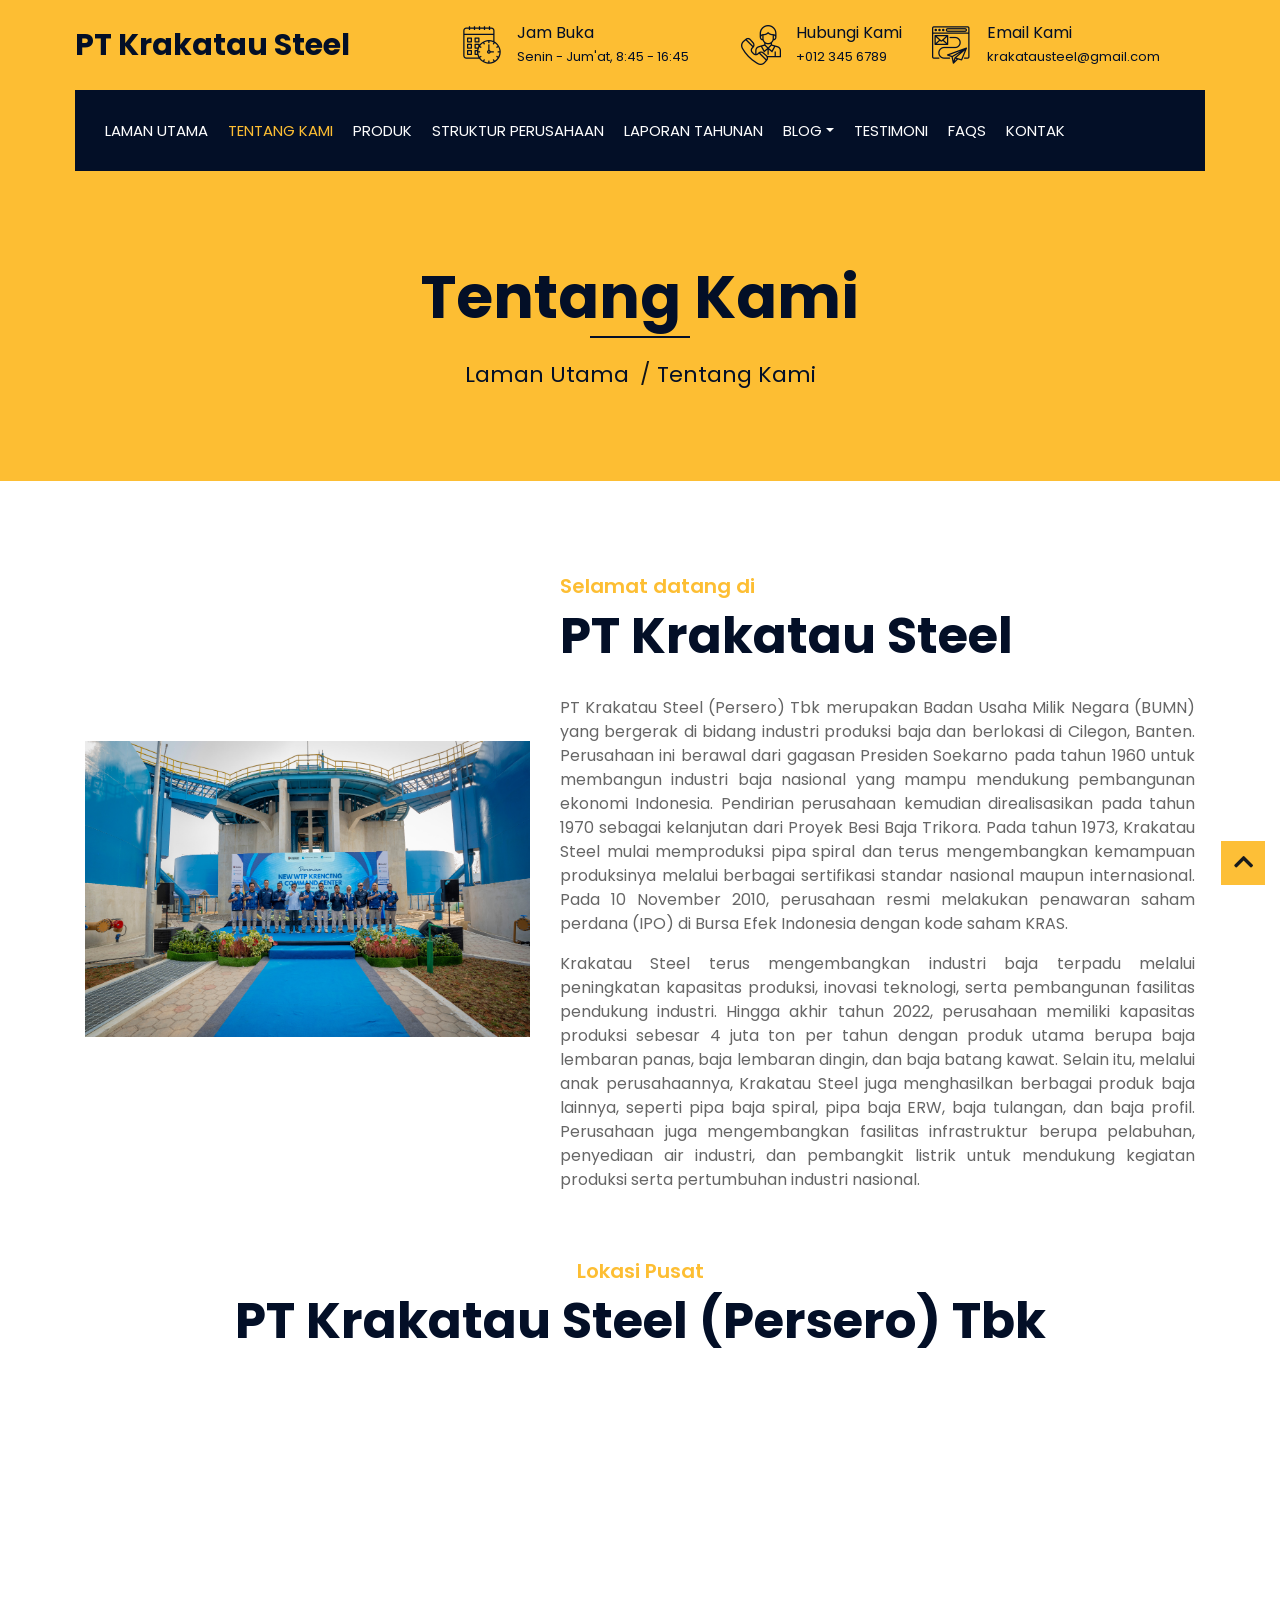
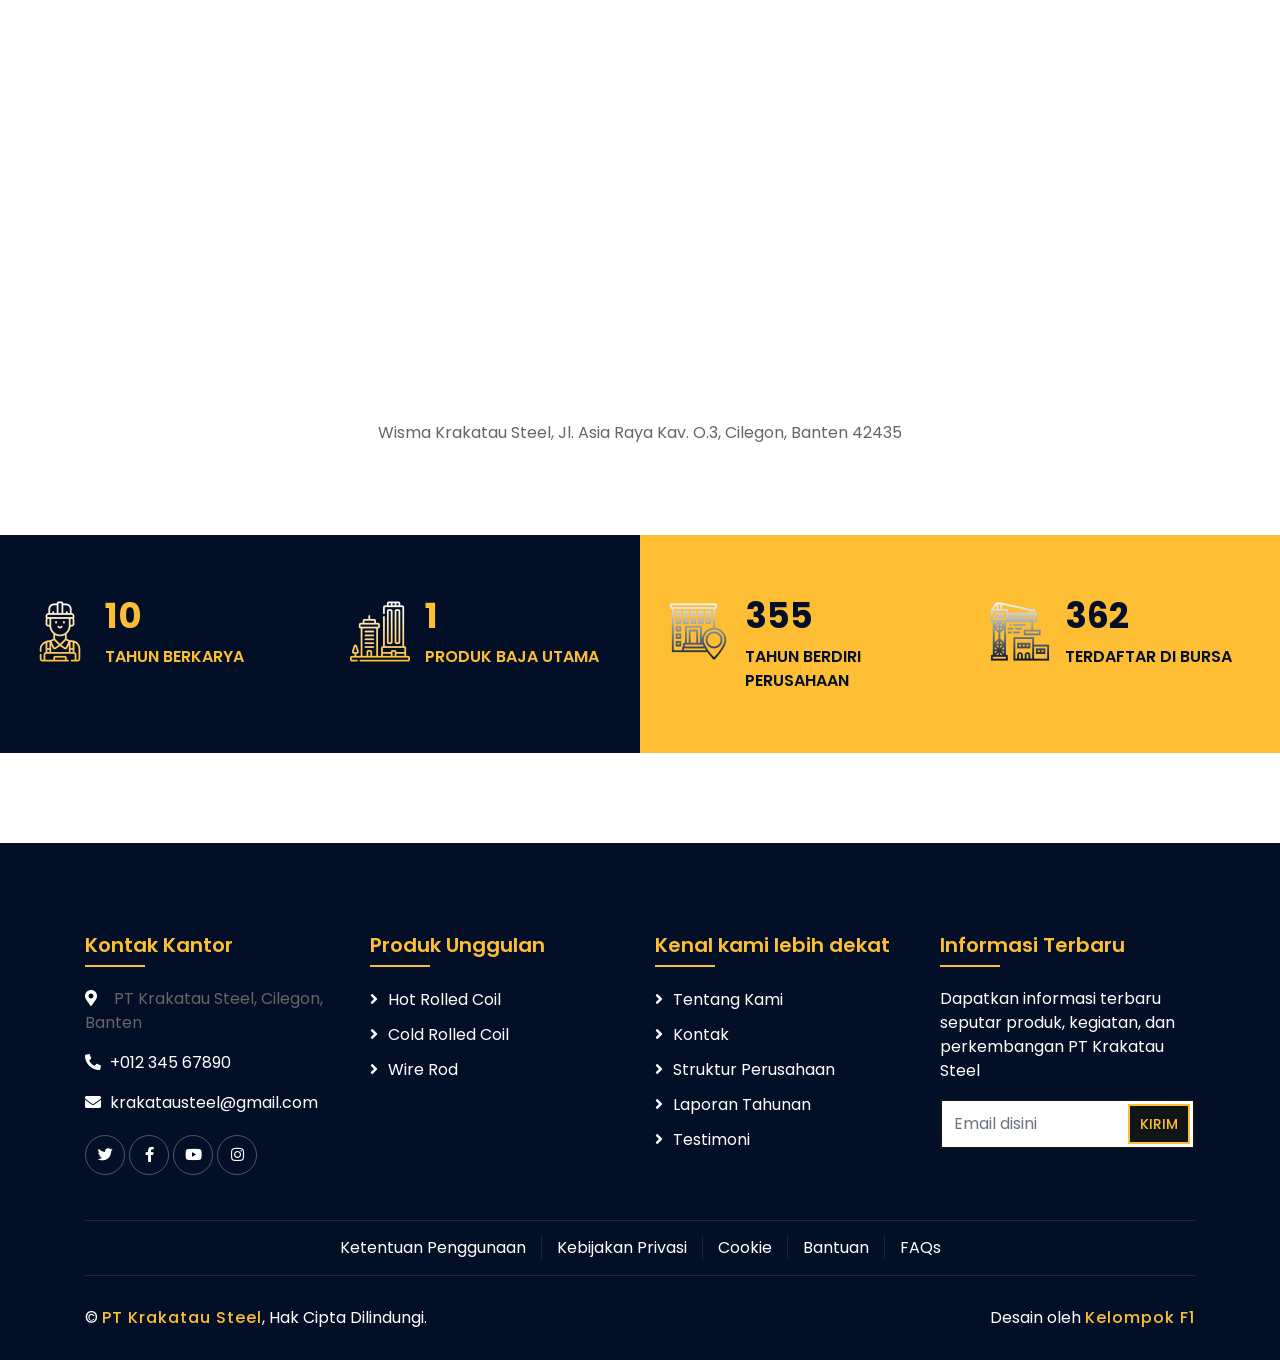
<file: about.html>
<!DOCTYPE html>
<html lang="en">
    <head>
        <meta charset="utf-8">
        <title>PT Krakatau Steel (Persero) Tbk</title>
        <meta content="width=device-width, initial-scale=1.0" name="viewport">
        <meta content="Construction Company Website Template" name="keywords">
        <meta content="Construction Company Website Template" name="description">

        <!-- Favicon -->
        <link href="img/favicon.ico" rel="icon">

        <!-- Google Font -->
        <link href="https://fonts.googleapis.com/css2?family=Poppins:wght@100;200;300;400;500;600;700;800;900&display=swap" rel="stylesheet">

        <!-- CSS Libraries -->
        <link href="https://stackpath.bootstrapcdn.com/bootstrap/4.4.1/css/bootstrap.min.css" rel="stylesheet">
        <link href="https://cdnjs.cloudflare.com/ajax/libs/font-awesome/5.10.0/css/all.min.css" rel="stylesheet">
        <link href="lib/flaticon/font/flaticon.css" rel="stylesheet"> 
        <link href="lib/animate/animate.min.css" rel="stylesheet">
        <link href="lib/owlcarousel/assets/owl.carousel.min.css" rel="stylesheet">
        <link href="lib/lightbox/css/lightbox.min.css" rel="stylesheet">
        <link href="lib/slick/slick.css" rel="stylesheet">
        <link href="lib/slick/slick-theme.css" rel="stylesheet">

        <!-- Template Stylesheet -->
        <link href="css/style.css" rel="stylesheet">
    </head>

    <body>
        <div class="wrapper">
            <!-- Top Bar Start -->
            <div class="top-bar">
                <div class="container-fluid">
                    <div class="row align-items-center">
                        <div class="col-lg-4 col-md-12">
                            <div class="logo">
                                <a href="index.html">
                                    <h1>PT Krakatau Steel</h1>
                                    <!-- <img src="img/logo.jpg" alt="Logo"> -->
                                </a>
                            </div>
                        </div>
                        <div class="col-lg-8 col-md-7 d-none d-lg-block">
                            <div class="row">
                                <div class="col-4">
                                    <div class="top-bar-item">
                                        <div class="top-bar-icon">
                                            <i class="flaticon-calendar"></i>
                                        </div>
                                        <div class="top-bar-text">
                                            <h3>Jam Buka</h3>
                                            <p>Senin - Jum'at, 8:45 - 16:45</p>
                                        </div>
                                    </div>
                                </div>
                                <div class="col-4">
                                    <div class="top-bar-item">
                                        <div class="top-bar-icon">
                                            <i class="flaticon-call"></i>
                                        </div>
                                        <div class="top-bar-text">
                                            <h3>Hubungi Kami</h3>
                                            <p>+012 345 6789</p>
                                        </div>
                                    </div>
                                </div>
                                <div class="col-4">
                                    <div class="top-bar-item">
                                        <div class="top-bar-icon">
                                            <i class="flaticon-send-mail"></i>
                                        </div>
                                        <div class="top-bar-text">
                                            <h3>Email Kami</h3>
                                            <p>krakatausteel@gmail.com</p>
                                        </div>
                                    </div>
                                </div>
                            </div>
                        </div>
                    </div>
                </div>
            </div>
            <!-- Top Bar End -->

            <!-- Nav Bar Start -->
            <div class="nav-bar">
                <div class="container-fluid">
                    <nav class="navbar navbar-expand-lg bg-dark navbar-dark">
                        <a href="#" class="navbar-brand">MENU</a>
                        <button type="button" class="navbar-toggler" data-toggle="collapse" data-target="#navbarCollapse">
                            <span class="navbar-toggler-icon"></span>
                        </button>

                        <div class="collapse navbar-collapse justify-content-between" id="navbarCollapse">
                            <div class="navbar-nav mr-auto">
                                <a href="index.html" class="nav-item nav-link">Laman Utama</a>
                                <a href="about.html" class="nav-item nav-link active">Tentang Kami</a>
                                <a href="service.html" class="nav-item nav-link">Produk</a>
                                <a href="team.html" class="nav-item nav-link">Struktur Perusahaan</a>
                                <a href="portfolio.html" class="nav-item nav-link">Laporan Tahunan</a>
                                <div class="nav-item dropdown">
                                    <a href="#" class="nav-link dropdown-toggle" data-toggle="dropdown">Blog</a>
                                    <div class="dropdown-menu">
                                        <a href="blog.html" class="dropdown-item">Berita</a>
                                        <a href="single.html" class="dropdown-item">Berita Terkini</a>
                                    </div>
                                </div>
                                <a href="testimoni.html" class="nav-item nav-link">Testimoni</a>
                                <a href="FAQs.html" class="nav-item nav-link">FAQs</a>
                                <a href="contact.html" class="nav-item nav-link">Kontak</a>
                            </div>
                            <div class="ml-auto">
                            </div>
                        </div>
                    </nav>
                </div>
            </div>
            <!-- Nav Bar End -->
            
            
            <!-- Page Header Start -->
            <div class="page-header">
                <div class="container">
                    <div class="row">
                        <div class="col-12">
                            <h2>Tentang Kami</h2>
                        </div>
                        <div class="col-12">
                            <a href="index.html">Laman Utama</a>
                            <a href="">Tentang Kami</a>
                        </div>
                    </div>
                </div>
            </div>
            <!-- Page Header End -->


            <!-- About Start -->
            <div class="about wow fadeInUp" data-wow-delay="0.1s">
                <div class="container">
                    <div class="row align-items-center">
                        <div class="col-lg-5 col-md-6">
                            <div class="about-img">
                                <img src="img/about-kraaaka.jpeg" alt="Image">
                            </div>
                        </div>
                        <div class="col-lg-7 col-md-6">
                            <div class="section-header text-left">
                                <p>Selamat datang di</p>
                                <h2>PT Krakatau Steel</h2>
                            </div>
                            <div class="about-text">
                                <p>
                                    PT Krakatau Steel (Persero) Tbk merupakan Badan Usaha Milik Negara (BUMN) yang bergerak di bidang industri produksi baja dan berlokasi di Cilegon, Banten. Perusahaan ini berawal dari gagasan Presiden Soekarno pada tahun 1960 untuk membangun industri baja nasional yang mampu mendukung pembangunan ekonomi Indonesia. Pendirian perusahaan kemudian direalisasikan pada tahun 1970 sebagai kelanjutan dari Proyek Besi Baja Trikora. Pada tahun 1973, Krakatau Steel mulai memproduksi pipa spiral dan terus mengembangkan kemampuan produksinya melalui berbagai sertifikasi standar nasional maupun internasional. Pada 10 November 2010, perusahaan resmi melakukan penawaran saham perdana (IPO) di Bursa Efek Indonesia dengan kode saham KRAS.

                                </p>
                                <p>
                                    Krakatau Steel terus mengembangkan industri baja terpadu melalui peningkatan kapasitas produksi, inovasi teknologi, serta pembangunan fasilitas pendukung industri. Hingga akhir tahun 2022, perusahaan memiliki kapasitas produksi sebesar 4 juta ton per tahun dengan produk utama berupa baja lembaran panas, baja lembaran dingin, dan baja batang kawat. Selain itu, melalui anak perusahaannya, Krakatau Steel juga menghasilkan berbagai produk baja lainnya, seperti pipa baja spiral, pipa baja ERW, baja tulangan, dan baja profil. Perusahaan juga mengembangkan fasilitas infrastruktur berupa pelabuhan, penyediaan air industri, dan pembangkit listrik untuk mendukung kegiatan produksi serta pertumbuhan industri nasional.
                                </p>
                            </div>
                        </div>
                    </div>

                    <!-- Lokasi Pusat Start -->
                    <div class="row mt-5">
                        <div class="col-12">
                            <div class="section-header text-center">
                                <p>Lokasi Pusat</p>
                                <h2>PT Krakatau Steel (Persero) Tbk</h2>
                            </div>
                            <div class="embed-responsive embed-responsive-16by9">
                                <iframe
                                    class="embed-responsive-item"
                                    src="https://www.google.com/maps/embed?pb=!1m18!1m12!1m3!1d4063130.9958359557!2d101.8169681!3d-6.0082805999999875!2m3!1f0!2f0!3f0!3m2!1i1024!2i768!4f13.1!3m3!1m2!1s0x2e4190286dc6a351%3A0x47470dc5881075de!2sPT%20Krakatau%20Steel%20Persero%20Tbk!5e0!3m2!1sid!2sid!4v1793688912984!5m2!1sid!2sid"
                                    allowfullscreen=""
                                    loading="lazy"
                                    referrerpolicy="no-referrer-when-downgrade"
                                    title="Lokasi Pusat PT Krakatau Steel (Persero) Tbk">
                                </iframe>
                            </div>
                            <p class="text-center mt-3 mb-0">Wisma Krakatau Steel, Jl. Asia Raya Kav. O.3, Cilegon, Banten 42435</p>
                        </div>
                    </div>
                    <!-- Lokasi Pusat End -->
                </div>
            </div>
            <!-- About End -->
            
            
            <!-- Fact Start -->
            <div class="fact">
                <div class="container-fluid">
                    <div class="row counters">
                        <div class="col-md-6 fact-left wow slideInLeft">
                            <div class="row">
                                <div class="col-6">
                                    <div class="fact-icon">
                                        <i class="flaticon-worker"></i>
                                    </div>
                                    <div class="fact-text">
                                        <h2 data-toggle="counter-up">56</h2>
                                        <p>Tahun Berkarya</p>
                                    </div>
                                </div>
                                <div class="col-6">
                                    <div class="fact-icon">
                                        <i class="flaticon-building"></i>
                                    </div>
                                    <div class="fact-text">
                                        <h2 data-toggle="counter-up">3</h2>
                                        <p>Produk Baja Utama</p>
                                    </div>
                                </div>
                            </div>
                        </div>
                        <div class="col-md-6 fact-right wow slideInRight">
                            <div class="row">
                                <div class="col-6">
                                    <div class="fact-icon">
                                        <i class="flaticon-address"></i>
                                    </div>
                                    <div class="fact-text">
                                        <h2 data-toggle="counter-up">1970</h2>
                                        <p>Tahun Berdiri Perusahaan</p>
                                    </div>
                                </div>
                                <div class="col-6">
                                    <div class="fact-icon">
                                        <i class="flaticon-crane"></i>
                                    </div>
                                    <div class="fact-text">
                                        <h2 data-toggle="counter-up">2010</h2>
                                        <p>Terdaftar di Bursa</p>
                                    </div>
                                </div>
                            </div>
                        </div>
                    </div>
                </div>
            </div>
            <!-- Fact End -->
            

            <!-- Footer Start -->
            <div class="footer wow fadeIn" data-wow-delay="0.3s">
                <div class="container">
                    <div class="row">
                        <div class="col-md-6 col-lg-3">
                            <div class="footer-contact">
                                <h2>Kontak Kantor</h2>
                               <p>
    <i class="fa fa-map-marker-alt"></i>
    <a href="https://maps.app.goo.gl/bndfQJQ7ya6FSc5C6"
       target="_blank"
       rel="noopener noreferrer">
       PT Krakatau Steel, Cilegon, Banten
    </a>
</p>
                                <p><i class="fa fa-phone-alt"></i>+012 345 67890</p>
                                <p><i class="fa fa-envelope"></i>krakatausteel@gmail.com</p>
                                <div class="footer-social">
                                    <a href="https://x.com/_krakatausteel"><i class="fab fa-twitter"></i></a>
                                    <a href="https://www.facebook.com/krakatausteelofficial"><i class="fab fa-facebook-f"></i></a>
                                    <a href="https://youtu.be/pQpBP32aEt4?si=clHkrDfRB2g0FMMq"><i class="fab fa-youtube"></i></a>
                                    <a href="https://www.instagram.com/krakatau.steel/"><i class="fab fa-instagram"></i></a>
                                </div>
                            </div>
                        </div>
                        <div class="col-md-6 col-lg-3">
                            <div class="footer-link">
                                <h2>Produk Unggulan</h2>
                                <a href="service.html">Hot Rolled Coil</a>
                                <a href="service.html">Cold Rolled Coil</a>
                                <a href="service.html">Wire Rod</a>
                            </div>
                        </div>
                        <div class="col-md-6 col-lg-3">
                            <div class="footer-link">
                                <h2>Kenal kami lebih dekat</h2>
                                <a href="about.html">Tentang Kami</a>
                                <a href="contact.html">Kontak</a>
                                <a href="team.html">Struktur Perusahaan</a>
                                <a href="portfolio.html">Laporan Tahunan</a>
                                <a href="testimoni.html">Testimoni</a>
                            </div>
                        </div>
                        <div class="col-md-6 col-lg-3">
                            <div class="newsletter">
                                <h2>Informasi Terbaru</h2>
                                <p>
                                    Dapatkan informasi terbaru seputar produk, kegiatan, dan perkembangan PT Krakatau Steel
                                </p>
                                <div class="form">
                                    <input class="form-control" placeholder="Email disini">
                                    <button class="btn">Kirim</button>
                                </div>
                            </div>
                        </div>
                    </div>
                </div>
                <div class="container footer-menu">
                    <div class="f-menu">
                        <a href="">Ketentuan Penggunaan</a>
                        <a href="">Kebijakan Privasi</a>
                        <a href="">Cookie</a>
                        <a href="contact.html">Bantuan</a>
                        <a href="FAQs.html">FAQs</a>
                    </div>
                </div>
                <div class="container copyright">
                    <div class="row">
                        <div class="col-md-6">
                            <p>&copy; <a href="#">PT Krakatau Steel</a>, Hak Cipta Dilindungi.</p>
                        </div>
                        <div class="col-md-6">
                            <p>Desain oleh <a href="https://htmlcodex.com">Kelompok F1</a></p>
                        </div>
                    </div>
                </div>
            </div>
            <!-- Footer End -->

            <a href="#" class="back-to-top"><i class="fa fa-chevron-up"></i></a>
        </div>

        <!-- JavaScript Libraries -->
        <script src="https://code.jquery.com/jquery-3.4.1.min.js"></script>
        <script src="https://stackpath.bootstrapcdn.com/bootstrap/4.4.1/js/bootstrap.bundle.min.js"></script>
        <script src="lib/easing/easing.min.js"></script>
        <script src="lib/wow/wow.min.js"></script>
        <script src="lib/owlcarousel/owl.carousel.min.js"></script>
        <script src="lib/isotope/isotope.pkgd.min.js"></script>
        <script src="lib/lightbox/js/lightbox.min.js"></script>
        <script src="lib/waypoints/waypoints.min.js"></script>
        <script src="lib/counterup/counterup.min.js"></script>
        <script src="lib/slick/slick.min.js"></script>

        <!-- Template Javascript -->
        <script src="js/main.js"></script>
    </body>
</html>
</file>
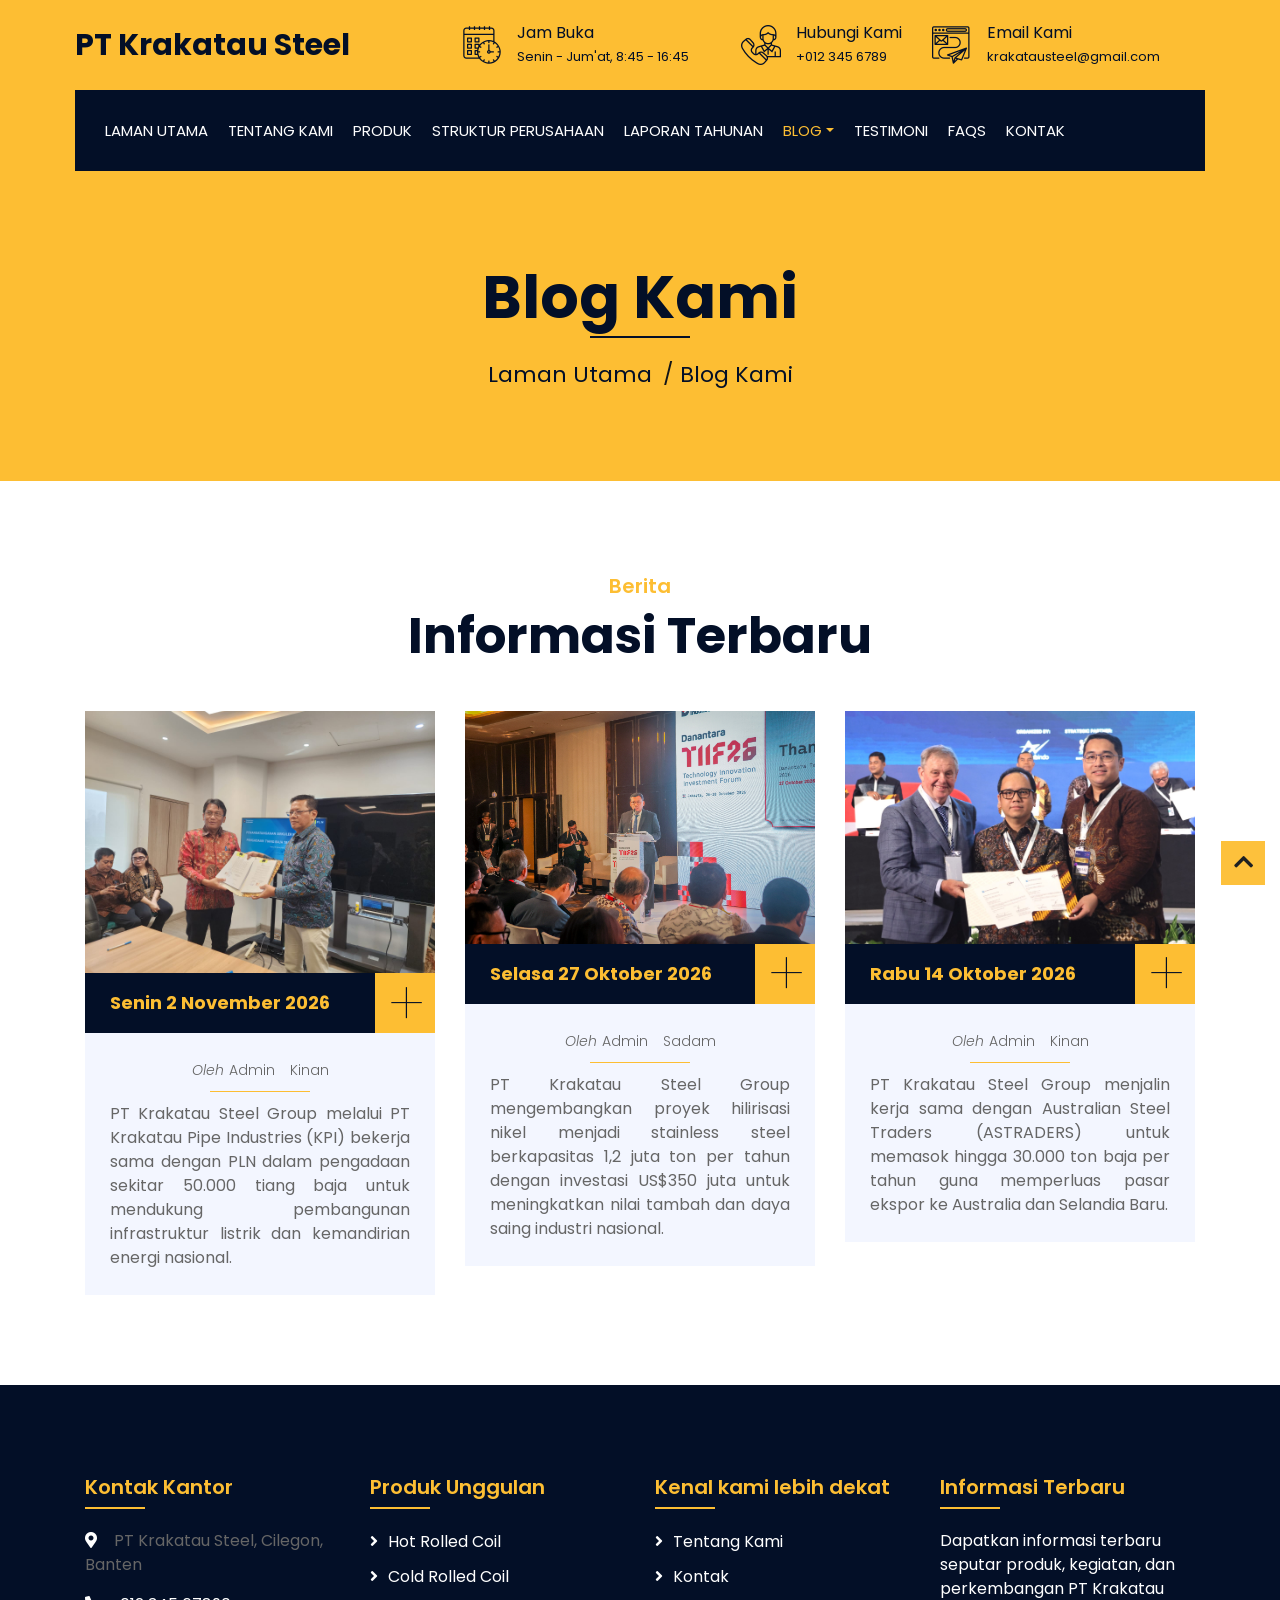
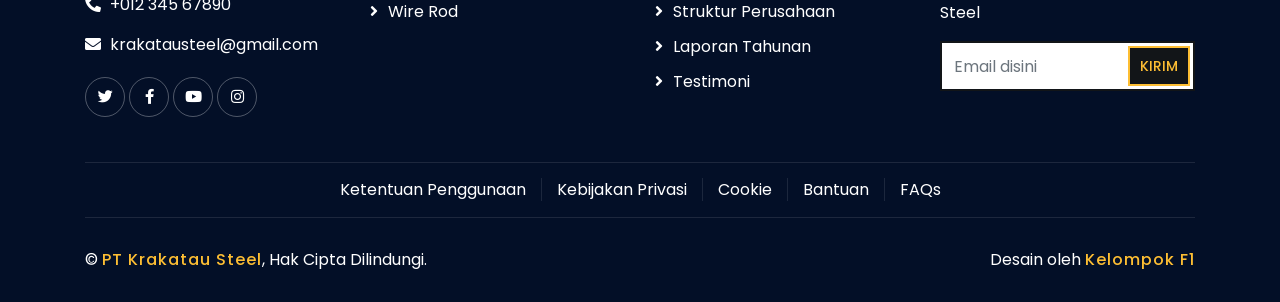
<file: blog.html>
<!DOCTYPE html>
<html lang="en">
    <head>
        <meta charset="utf-8">
        <title>PT Krakatau Steel (Persero) Tbk</title>
        <meta content="width=device-width, initial-scale=1.0" name="viewport">
        <meta content="Construction Company Website Template" name="keywords">
        <meta content="Construction Company Website Template" name="description">

        <!-- Favicon -->
        <link href="img/favicon.ico" rel="icon">

        <!-- Google Font -->
        <link href="https://fonts.googleapis.com/css2?family=Poppins:wght@100;200;300;400;500;600;700;800;900&display=swap" rel="stylesheet">

        <!-- CSS Libraries -->
        <link href="https://stackpath.bootstrapcdn.com/bootstrap/4.4.1/css/bootstrap.min.css" rel="stylesheet">
        <link href="https://cdnjs.cloudflare.com/ajax/libs/font-awesome/5.10.0/css/all.min.css" rel="stylesheet">
        <link href="lib/flaticon/font/flaticon.css" rel="stylesheet"> 
        <link href="lib/animate/animate.min.css" rel="stylesheet">
        <link href="lib/owlcarousel/assets/owl.carousel.min.css" rel="stylesheet">
        <link href="lib/lightbox/css/lightbox.min.css" rel="stylesheet">
        <link href="lib/slick/slick.css" rel="stylesheet">
        <link href="lib/slick/slick-theme.css" rel="stylesheet">

        <!-- Template Stylesheet -->
        <link href="css/style.css" rel="stylesheet">
    </head>

    <body>
        <div class="wrapper">
            <!-- Top Bar Start -->
            <div class="top-bar">
                <div class="container-fluid">
                    <div class="row align-items-center">
                        <div class="col-lg-4 col-md-12">
                            <div class="logo">
                                <a href="index.html">
                                    <h1>PT Krakatau Steel</h1>
                                    <!-- <img src="img/logo.jpg" alt="Logo"> -->
                                </a>
                            </div>
                        </div>
                        <div class="col-lg-8 col-md-7 d-none d-lg-block">
                            <div class="row">
                                <div class="col-4">
                                    <div class="top-bar-item">
                                        <div class="top-bar-icon">
                                            <i class="flaticon-calendar"></i>
                                        </div>
                                        <div class="top-bar-text">
                                            <h3>Jam Buka</h3>
                                            <p>Senin - Jum'at, 8:45 - 16:45</p>
                                        </div>
                                    </div>
                                </div>
                                <div class="col-4">
                                    <div class="top-bar-item">
                                        <div class="top-bar-icon">
                                            <i class="flaticon-call"></i>
                                        </div>
                                        <div class="top-bar-text">
                                            <h3>Hubungi Kami</h3>
                                            <p>+012 345 6789</p>
                                        </div>
                                    </div>
                                </div>
                                <div class="col-4">
                                    <div class="top-bar-item">
                                        <div class="top-bar-icon">
                                            <i class="flaticon-send-mail"></i>
                                        </div>
                                        <div class="top-bar-text">
                                            <h3>Email Kami</h3>
                                            <p>krakatausteel@gmail.com</p>
                                        </div>
                                    </div>
                                </div>
                            </div>
                        </div>
                    </div>
                </div>
            </div>
            <!-- Top Bar End -->

            <!-- Nav Bar Start -->
            <div class="nav-bar">
                <div class="container-fluid">
                    <nav class="navbar navbar-expand-lg bg-dark navbar-dark">
                        <a href="#" class="navbar-brand">MENU</a>
                        <button type="button" class="navbar-toggler" data-toggle="collapse" data-target="#navbarCollapse">
                            <span class="navbar-toggler-icon"></span>
                        </button>

                        <div class="collapse navbar-collapse justify-content-between" id="navbarCollapse">
                            <div class="navbar-nav mr-auto">
                                <a href="index.html" class="nav-item nav-link">Laman Utama</a>
                                <a href="about.html" class="nav-item nav-link">Tentang Kami</a>
                                <a href="service.html" class="nav-item nav-link">Produk</a>
                                <a href="team.html" class="nav-item nav-link">Struktur Perusahaan</a>
                                <a href="portfolio.html" class="nav-item nav-link">Laporan Tahunan</a>
                                <div class="nav-item dropdown">
                                    <a href="#" class="nav-link dropdown-toggle active" data-toggle="dropdown">Blog</a>
                                    <div class="dropdown-menu">
                                        <a href="blog.html" class="dropdown-item">Berita</a>
                                        <a href="single.html" class="dropdown-item">Berita Terkini</a>
                                    </div>
                                </div>
                                <a href="testimoni.html" class="nav-item nav-link">Testimoni</a>
                                <a href="FAQs.html" class="nav-item nav-link">FAQs</a>
                                <a href="contact.html" class="nav-item nav-link">Kontak</a>
                            </div>
                            <div class="ml-auto">
                            </div>
                        </div>
                    </nav>
                </div>
            </div>
            <!-- Nav Bar End -->
            
            
            <!-- Page Header Start -->
            <div class="page-header">
                <div class="container">
                    <div class="row">
                        <div class="col-12">
                            <h2>Blog Kami</h2>
                        </div>
                        <div class="col-12">
                            <a href="index.html">Laman Utama</a>
                            <a href="">Blog Kami</a>
                        </div>
                    </div>
                </div>
            </div>
            <!-- Page Header End -->


            <!-- Blog Start -->
            <div class="blog">
                <div class="container">
                    <div class="section-header text-center">
                        <p>Berita</p>
                        <h2>Informasi Terbaru</h2>
                    </div>
                    <div class="row">
                        <div class="col-lg-4 col-md-6 wow fadeInUp" data-wow-delay="0.2s">
                            <div class="blog-item">
                                <div class="blog-img">
                                    <img src="img/duanov.jpeg" alt="Image">
                                </div>
                                <div class="blog-title">
                                    <h3>Senin 2 November 2026</h3>
                                    <a class="btn" href="">+</a>
                                </div>
                                <div class="blog-meta">
                                    <p>Oleh<a href="">Admin</a></p>
                                    <p><a href="">Kinan</a></p>
                                </div>
                                <div class="blog-text">
                                    <p>
                                        PT Krakatau Steel Group melalui PT Krakatau Pipe Industries (KPI) bekerja sama dengan PLN dalam pengadaan sekitar 50.000 tiang baja untuk mendukung pembangunan infrastruktur listrik dan kemandirian energi nasional.
                                    </p>
                                </div>
                            </div>
                        </div>
                        <div class="col-lg-4 col-md-6 wow fadeInUp">
                            <div class="blog-item">
                                <div class="blog-img">
                                    <img src="img/duatujuoct.jpeg" alt="Image">
                                </div>
                                <div class="blog-title">
                                    <h3>Selasa 27 Oktober 2026</h3>
                                    <a class="btn" href="">+</a>
                                </div>
                                <div class="blog-meta">
                                    <p>Oleh<a href="">Admin</a></p>
                                    <p><a href="">Sadam</a></p>
                                </div>
                                <div class="blog-text">
                                    <p>
                                        PT Krakatau Steel Group mengembangkan proyek hilirisasi nikel menjadi stainless steel berkapasitas 1,2 juta ton per tahun dengan investasi US$350 juta untuk meningkatkan nilai tambah dan daya saing industri nasional.
                                    </p>
                                </div>
                            </div>
                        </div>
                        <div class="col-lg-4 col-md-6 wow fadeInUp" data-wow-delay="0.2s">
                            <div class="blog-item">
                                <div class="blog-img">
                                    <img src="img/empatbelasoct.jpeg" alt="Image">
                                </div>
                                <div class="blog-title">
                                    <h3>Rabu 14 Oktober 2026</h3>
                                    <a class="btn" href="">+</a>
                                </div>
                                <div class="blog-meta">
                                    <p>Oleh<a href="">Admin</a></p>
                                    <p><a href="">Kinan</a></p>
                                </div>
                                <div class="blog-text">
                                    <p>
                                        PT Krakatau Steel Group menjalin kerja sama dengan Australian Steel Traders (ASTRADERS) untuk memasok hingga 30.000 ton baja per tahun guna memperluas pasar ekspor ke Australia dan Selandia Baru.
                                    </p>
                                </div>
                            </div>
                        </div>
                    </div>
                </div>
            </div>
            <!-- Blog End -->


            <!-- Footer Start -->
            <div class="footer wow fadeIn" data-wow-delay="0.3s">
                <div class="container">
                    <div class="row">
                        <div class="col-md-6 col-lg-3">
                            <div class="footer-contact">
                                <h2>Kontak Kantor</h2>
                               <p>
    <i class="fa fa-map-marker-alt"></i>
    <a href="https://maps.app.goo.gl/bndfQJQ7ya6FSc5C6"
       target="_blank"
       rel="noopener noreferrer">
       PT Krakatau Steel, Cilegon, Banten
    </a>
</p>
                                <p><i class="fa fa-phone-alt"></i>+012 345 67890</p>
                                <p><i class="fa fa-envelope"></i>krakatausteel@gmail.com</p>
                                <div class="footer-social">
                                    <a href="https://x.com/_krakatausteel"><i class="fab fa-twitter"></i></a>
                                    <a href="https://www.facebook.com/krakatausteelofficial"><i class="fab fa-facebook-f"></i></a>
                                    <a href="https://youtu.be/pQpBP32aEt4?si=clHkrDfRB2g0FMMq"><i class="fab fa-youtube"></i></a>
                                    <a href="https://www.instagram.com/krakatau.steel/"><i class="fab fa-instagram"></i></a>
                                </div>
                            </div>
                        </div>
                        <div class="col-md-6 col-lg-3">
                            <div class="footer-link">
                                <h2>Produk Unggulan</h2>
                                <a href="service.html">Hot Rolled Coil</a>
                                <a href="service.html">Cold Rolled Coil</a>
                                <a href="service.html">Wire Rod</a>
                            </div>
                        </div>
                        <div class="col-md-6 col-lg-3">
                            <div class="footer-link">
                                <h2>Kenal kami lebih dekat</h2>
                                <a href="about.html">Tentang Kami</a>
                                <a href="contact.html">Kontak</a>
                                <a href="team.html">Struktur Perusahaan</a>
                                <a href="portfolio.html">Laporan Tahunan</a>
                                <a href="testimoni.html">Testimoni</a>
                            </div>
                        </div>
                        <div class="col-md-6 col-lg-3">
                            <div class="newsletter">
                                <h2>Informasi Terbaru</h2>
                                <p>
                                    Dapatkan informasi terbaru seputar produk, kegiatan, dan perkembangan PT Krakatau Steel
                                </p>
                                <div class="form">
                                    <input class="form-control" placeholder="Email disini">
                                    <button class="btn">Kirim</button>
                                </div>
                            </div>
                        </div>
                    </div>
                </div>
                <div class="container footer-menu">
                    <div class="f-menu">
                        <a href="">Ketentuan Penggunaan</a>
                        <a href="">Kebijakan Privasi</a>
                        <a href="">Cookie</a>
                        <a href="contact.html">Bantuan</a>
                        <a href="FAQs.html">FAQs</a>
                    </div>
                </div>
                <div class="container copyright">
                    <div class="row">
                        <div class="col-md-6">
                            <p>&copy; <a href="#">PT Krakatau Steel</a>, Hak Cipta Dilindungi.</p>
                        </div>
                        <div class="col-md-6">
                            <p>Desain oleh <a href="https://htmlcodex.com">Kelompok F1</a></p>
                        </div>
                    </div>
                </div>
            </div>
            <!-- Footer End -->
             
            <a href="#" class="back-to-top"><i class="fa fa-chevron-up"></i></a>
        </div>

        <!-- JavaScript Libraries -->
        <script src="https://code.jquery.com/jquery-3.4.1.min.js"></script>
        <script src="https://stackpath.bootstrapcdn.com/bootstrap/4.4.1/js/bootstrap.bundle.min.js"></script>
        <script src="lib/easing/easing.min.js"></script>
        <script src="lib/wow/wow.min.js"></script>
        <script src="lib/owlcarousel/owl.carousel.min.js"></script>
        <script src="lib/isotope/isotope.pkgd.min.js"></script>
        <script src="lib/lightbox/js/lightbox.min.js"></script>
        <script src="lib/waypoints/waypoints.min.js"></script>
        <script src="lib/counterup/counterup.min.js"></script>
        <script src="lib/slick/slick.min.js"></script>

        <!-- Template Javascript -->
        <script src="js/main.js"></script>
    </body>
</html>
</file>
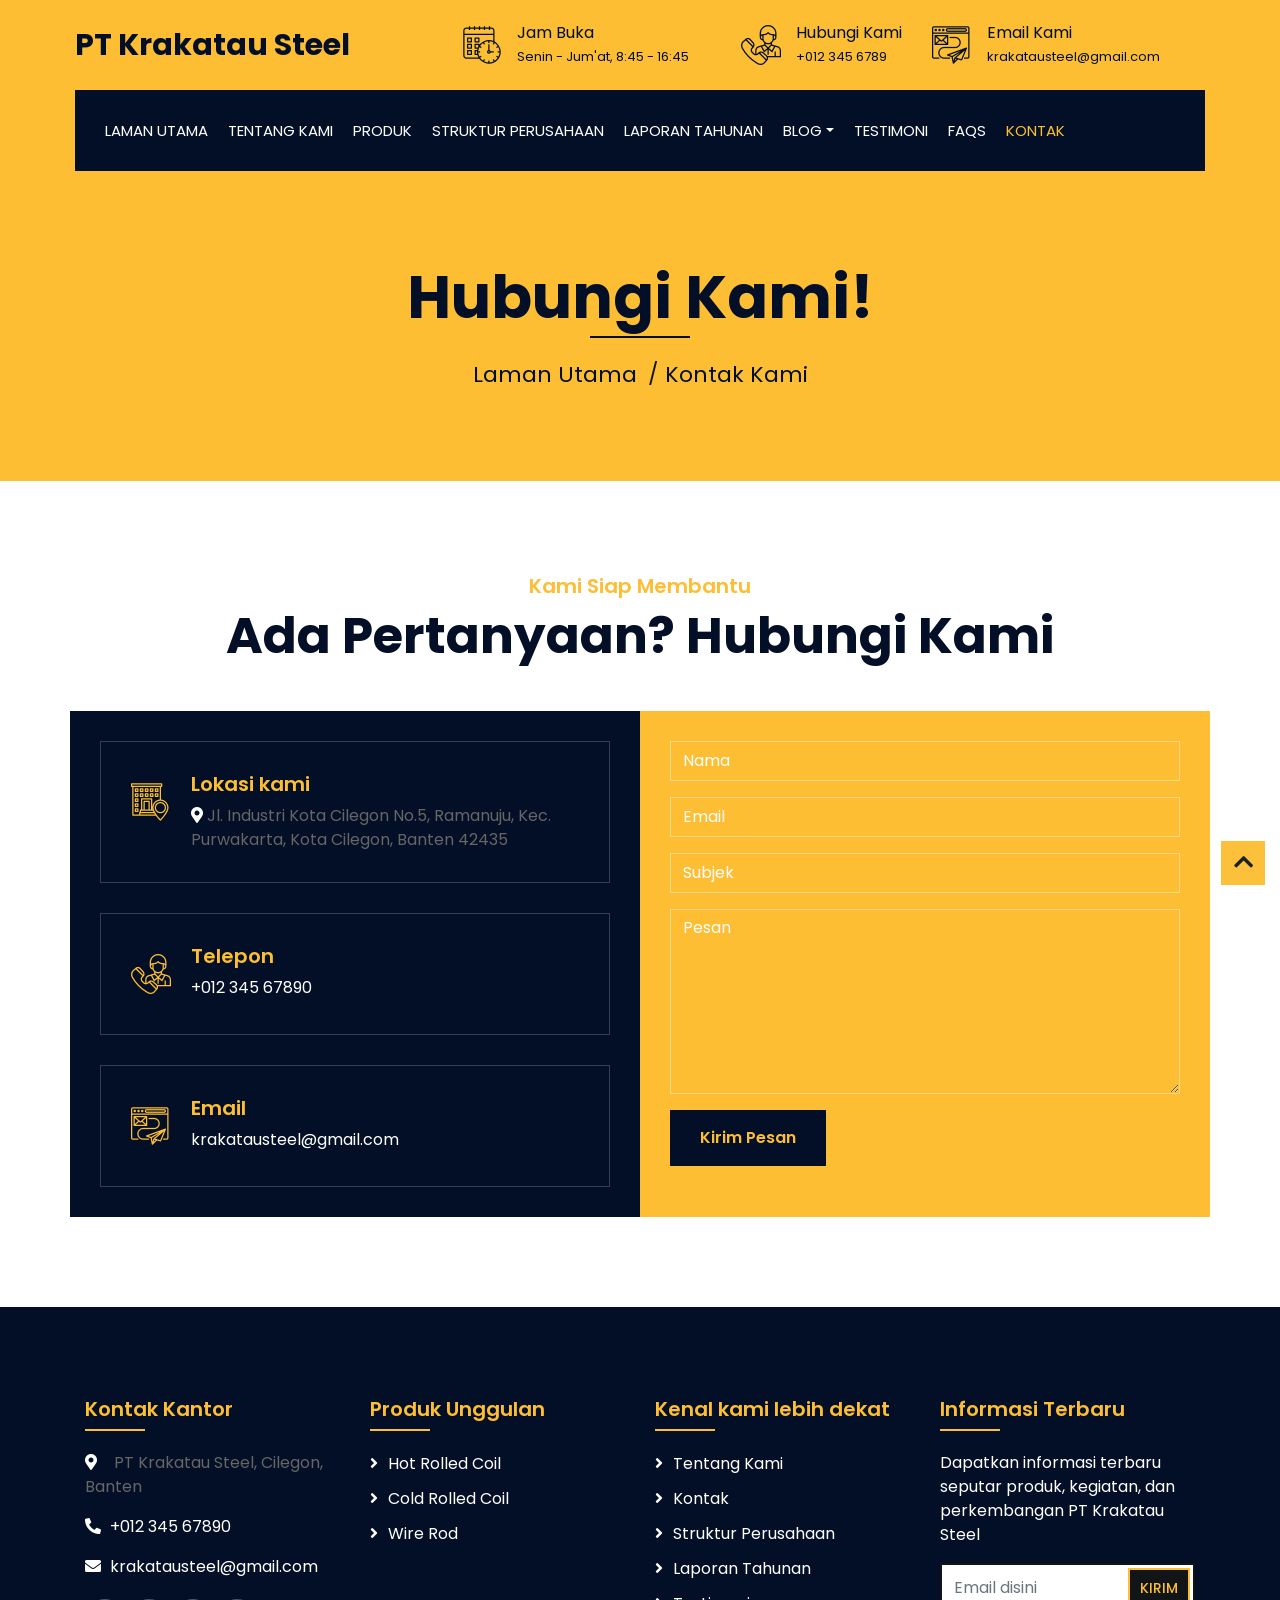
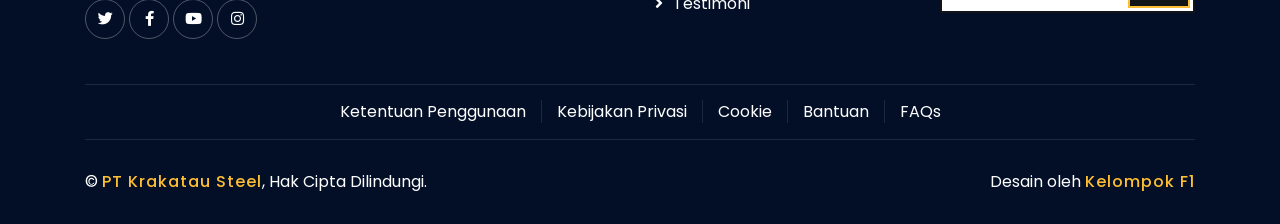
<file: contact.html>
<!DOCTYPE html>
<html lang="en">
    <head>
        <meta charset="utf-8">
        <title>PT Krakatau Steel (Persero) Tbk</title>
        <meta content="width=device-width, initial-scale=1.0" name="viewport">
        <meta content="Construction Company Website Template" name="keywords">
        <meta content="Construction Company Website Template" name="description">

        <!-- Favicon -->
        <link href="img/favicon.ico" rel="icon">

        <!-- Google Font -->
        <link href="https://fonts.googleapis.com/css2?family=Poppins:wght@100;200;300;400;500;600;700;800;900&display=swap" rel="stylesheet">

        <!-- CSS Libraries -->
        <link href="https://stackpath.bootstrapcdn.com/bootstrap/4.4.1/css/bootstrap.min.css" rel="stylesheet">
        <link href="https://cdnjs.cloudflare.com/ajax/libs/font-awesome/5.10.0/css/all.min.css" rel="stylesheet">
        <link href="lib/flaticon/font/flaticon.css" rel="stylesheet"> 
        <link href="lib/animate/animate.min.css" rel="stylesheet">
        <link href="lib/owlcarousel/assets/owl.carousel.min.css" rel="stylesheet">
        <link href="lib/lightbox/css/lightbox.min.css" rel="stylesheet">
        <link href="lib/slick/slick.css" rel="stylesheet">
        <link href="lib/slick/slick-theme.css" rel="stylesheet">

        <!-- Template Stylesheet -->
        <link href="css/style.css" rel="stylesheet">
    </head>

    <body>
        <div class="wrapper">
            <!-- Top Bar Start -->
            <div class="top-bar">
                <div class="container-fluid">
                    <div class="row align-items-center">
                        <div class="col-lg-4 col-md-12">
                            <div class="logo">
                                <a href="index.html">
                                    <h1>PT Krakatau Steel</h1>
                                    <!-- <img src="img/logo.jpg" alt="Logo"> -->
                                </a>
                            </div>
                        </div>
                        <div class="col-lg-8 col-md-7 d-none d-lg-block">
                            <div class="row">
                                <div class="col-4">
                                    <div class="top-bar-item">
                                        <div class="top-bar-icon">
                                            <i class="flaticon-calendar"></i>
                                        </div>
                                        <div class="top-bar-text">
                                            <h3>Jam Buka</h3>
                                            <p>Senin - Jum'at, 8:45 - 16:45</p>
                                        </div>
                                    </div>
                                </div>
                                <div class="col-4">
                                    <div class="top-bar-item">
                                        <div class="top-bar-icon">
                                            <i class="flaticon-call"></i>
                                        </div>
                                        <div class="top-bar-text">
                                            <h3>Hubungi Kami</h3>
                                            <p>+012 345 6789</p>
                                        </div>
                                    </div>
                                </div>
                                <div class="col-4">
                                    <div class="top-bar-item">
                                        <div class="top-bar-icon">
                                            <i class="flaticon-send-mail"></i>
                                        </div>
                                        <div class="top-bar-text">
                                            <h3>Email Kami</h3>
                                            <p>krakatausteel@gmail.com</p>
                                        </div>
                                    </div>
                                </div>
                            </div>
                        </div>
                    </div>
                </div>
            </div>
            <!-- Top Bar End -->

            <!-- Nav Bar Start -->
            <div class="nav-bar">
                <div class="container-fluid">
                    <nav class="navbar navbar-expand-lg bg-dark navbar-dark">
                        <a href="#" class="navbar-brand">MENU</a>
                        <button type="button" class="navbar-toggler" data-toggle="collapse" data-target="#navbarCollapse">
                            <span class="navbar-toggler-icon"></span>
                        </button>

                        <div class="collapse navbar-collapse justify-content-between" id="navbarCollapse">
                            <div class="navbar-nav mr-auto">
                                <a href="index.html" class="nav-item nav-link">Laman Utama</a>
                                <a href="about.html" class="nav-item nav-link">Tentang Kami</a>
                                <a href="service.html" class="nav-item nav-link">Produk</a>
                                <a href="team.html" class="nav-item nav-link">Struktur Perusahaan</a>
                                <a href="portfolio.html" class="nav-item nav-link">Laporan Tahunan</a>
                                <div class="nav-item dropdown">
                                    <a href="#" class="nav-link dropdown-toggle" data-toggle="dropdown">Blog</a>
                                    <div class="dropdown-menu">
                                        <a href="blog.html" class="dropdown-item">Berita</a>
                                        <a href="single.html" class="dropdown-item">Berita Terkini</a>
                                    </div>
                                </div>
                                <a href="testimoni.html" class="nav-item nav-link">Testimoni</a>
                                <a href="FAQs.html" class="nav-item nav-link">FAQs</a>
                                <a href="contact.html" class="nav-item nav-link active">Kontak</a>
                            </div>
                            <div class="ml-auto">
                            </div>
                        </div>
                    </nav>
                </div>
            </div>
            <!-- Nav Bar End -->
            
            
            <!-- Page Header Start -->
            <div class="page-header">
                <div class="container">
                    <div class="row">
                        <div class="col-12">
                            <h2>Hubungi Kami!</h2>
                        </div>
                        <div class="col-12">
                            <a href="index.html">Laman Utama</a>
                            <a href="">Kontak Kami</a>
                        </div>
                    </div>
                </div>
            </div>
            <!-- Page Header End -->


            <!-- Contact Start -->
            <div class="contact wow fadeInUp">
                <div class="container">
                    <div class="section-header text-center">
                        <p>Kami Siap Membantu</p>
                        <h2>Ada Pertanyaan? Hubungi Kami</h2>
                    </div>
                    <div class="row">
                        <div class="col-md-6">
                            <div class="contact-info">
                                <div class="contact-item">
                                    <i class="flaticon-address"></i>
                                    <div class="contact-text">
                                        <h2>Lokasi kami</h2>
                               <p>
    <i class="fa fa-map-marker-alt"></i>
    <a href="https://maps.app.goo.gl/bndfQJQ7ya6FSc5C6"
       target="_blank"
       rel="noopener noreferrer">
       Jl. Industri Kota Cilegon No.5, Ramanuju, Kec. Purwakarta, Kota Cilegon, Banten 42435
    </a>
</p>
                                    </div>
                                </div>
                                <div class="contact-item">
                                    <i class="flaticon-call"></i>
                                    <div class="contact-text">
                                        <h2>Telepon</h2>
                                        <p>+012 345 67890</p>
                                    </div>
                                </div>
                                <div class="contact-item">
                                    <i class="flaticon-send-mail"></i>
                                    <div class="contact-text">
                                        <h2>Email</h2>
                                        <p>krakatausteel@gmail.com</p>
                                    </div>
                                </div>
                            </div>
                        </div>
                        <div class="col-md-6">
                            <div class="contact-form">
                                <div id="success"></div>
                                <form name="sentMessage" id="contactForm" novalidate="novalidate">
                                    <div class="control-group">
                                        <input type="text" class="form-control" id="name" placeholder="Nama" required="required" data-validation-required-message="Please enter your name" />
                                        <p class="help-block text-danger"></p>
                                    </div>
                                    <div class="control-group">
                                        <input type="email" class="form-control" id="email" placeholder="Email" required="required" data-validation-required-message="Please enter your email" />
                                        <p class="help-block text-danger"></p>
                                    </div>
                                    <div class="control-group">
                                        <input type="text" class="form-control" id="subject" placeholder="Subjek" required="required" data-validation-required-message="Please enter a subject" />
                                        <p class="help-block text-danger"></p>
                                    </div>
                                    <div class="control-group">
                                        <textarea class="form-control" id="message" placeholder="Pesan" required="required" data-validation-required-message="Please enter your message"></textarea>
                                        <p class="help-block text-danger"></p>
                                    </div>
                                    <div>
                                        <button class="btn" type="submit" id="sendMessageButton">Kirim Pesan</button>
                                    </div>
                                </form>
                            </div>
                        </div>
                    </div>
                </div>
            </div>
            <!-- Contact End -->


            <!-- Footer Start -->
            <div class="footer wow fadeIn" data-wow-delay="0.3s">
                <div class="container">
                    <div class="row">
                        <div class="col-md-6 col-lg-3">
                            <div class="footer-contact">
                                <h2>Kontak Kantor</h2>
                               <p>
    <i class="fa fa-map-marker-alt"></i>
    <a href="https://maps.app.goo.gl/bndfQJQ7ya6FSc5C6"
       target="_blank"
       rel="noopener noreferrer">
       PT Krakatau Steel, Cilegon, Banten
    </a>
</p>
                                <p><i class="fa fa-phone-alt"></i>+012 345 67890</p>
                                <p><i class="fa fa-envelope"></i>krakatausteel@gmail.com</p>
                                <div class="footer-social">
                                    <a href="https://x.com/_krakatausteel"><i class="fab fa-twitter"></i></a>
                                    <a href="https://www.facebook.com/krakatausteelofficial"><i class="fab fa-facebook-f"></i></a>
                                    <a href="https://youtu.be/pQpBP32aEt4?si=clHkrDfRB2g0FMMq"><i class="fab fa-youtube"></i></a>
                                    <a href="https://www.instagram.com/krakatau.steel/"><i class="fab fa-instagram"></i></a>
                                </div>
                            </div>
                        </div>
                        <div class="col-md-6 col-lg-3">
                            <div class="footer-link">
                                <h2>Produk Unggulan</h2>
                                <a href="service.html">Hot Rolled Coil</a>
                                <a href="service.html">Cold Rolled Coil</a>
                                <a href="service.html">Wire Rod</a>
                            </div>
                        </div>
                        <div class="col-md-6 col-lg-3">
                            <div class="footer-link">
                                <h2>Kenal kami lebih dekat</h2>
                                <a href="about.html">Tentang Kami</a>
                                <a href="contact.html">Kontak</a>
                                <a href="team.html">Struktur Perusahaan</a>
                                <a href="portfolio.html">Laporan Tahunan</a>
                                <a href="testimoni.html">Testimoni</a>
                            </div>
                        </div>
                        <div class="col-md-6 col-lg-3">
                            <div class="newsletter">
                                <h2>Informasi Terbaru</h2>
                                <p>
                                    Dapatkan informasi terbaru seputar produk, kegiatan, dan perkembangan PT Krakatau Steel
                                </p>
                                <div class="form">
                                    <input class="form-control" placeholder="Email disini">
                                    <button class="btn">Kirim</button>
                                </div>
                            </div>
                        </div>
                    </div>
                </div>
                <div class="container footer-menu">
                    <div class="f-menu">
                        <a href="">Ketentuan Penggunaan</a>
                        <a href="">Kebijakan Privasi</a>
                        <a href="">Cookie</a>
                        <a href="contact.html">Bantuan</a>
                        <a href="FAQs.html">FAQs</a>
                    </div>
                </div>
                <div class="container copyright">
                    <div class="row">
                        <div class="col-md-6">
                            <p>&copy; <a href="#">PT Krakatau Steel</a>, Hak Cipta Dilindungi.</p>
                        </div>
                        <div class="col-md-6">
                            <p>Desain oleh <a href="https://htmlcodex.com">Kelompok F1</a></p>
                        </div>
                    </div>
                </div>
            </div>
            <!-- Footer End -->

            <a href="#" class="back-to-top"><i class="fa fa-chevron-up"></i></a>
        </div>

        <!-- JavaScript Libraries -->
        <script src="https://code.jquery.com/jquery-3.4.1.min.js"></script>
        <script src="https://stackpath.bootstrapcdn.com/bootstrap/4.4.1/js/bootstrap.bundle.min.js"></script>
        <script src="lib/easing/easing.min.js"></script>
        <script src="lib/wow/wow.min.js"></script>
        <script src="lib/owlcarousel/owl.carousel.min.js"></script>
        <script src="lib/isotope/isotope.pkgd.min.js"></script>
        <script src="lib/lightbox/js/lightbox.min.js"></script>
        <script src="lib/waypoints/waypoints.min.js"></script>
        <script src="lib/counterup/counterup.min.js"></script>
        <script src="lib/slick/slick.min.js"></script>
        
        <!-- Contact Javascript File -->
        <script src="mail/jqBootstrapValidation.min.js"></script>
        <script src="mail/contact.js"></script>

        <!-- Template Javascript -->
        <script src="js/main.js"></script>
    </body>
</html>
</file>
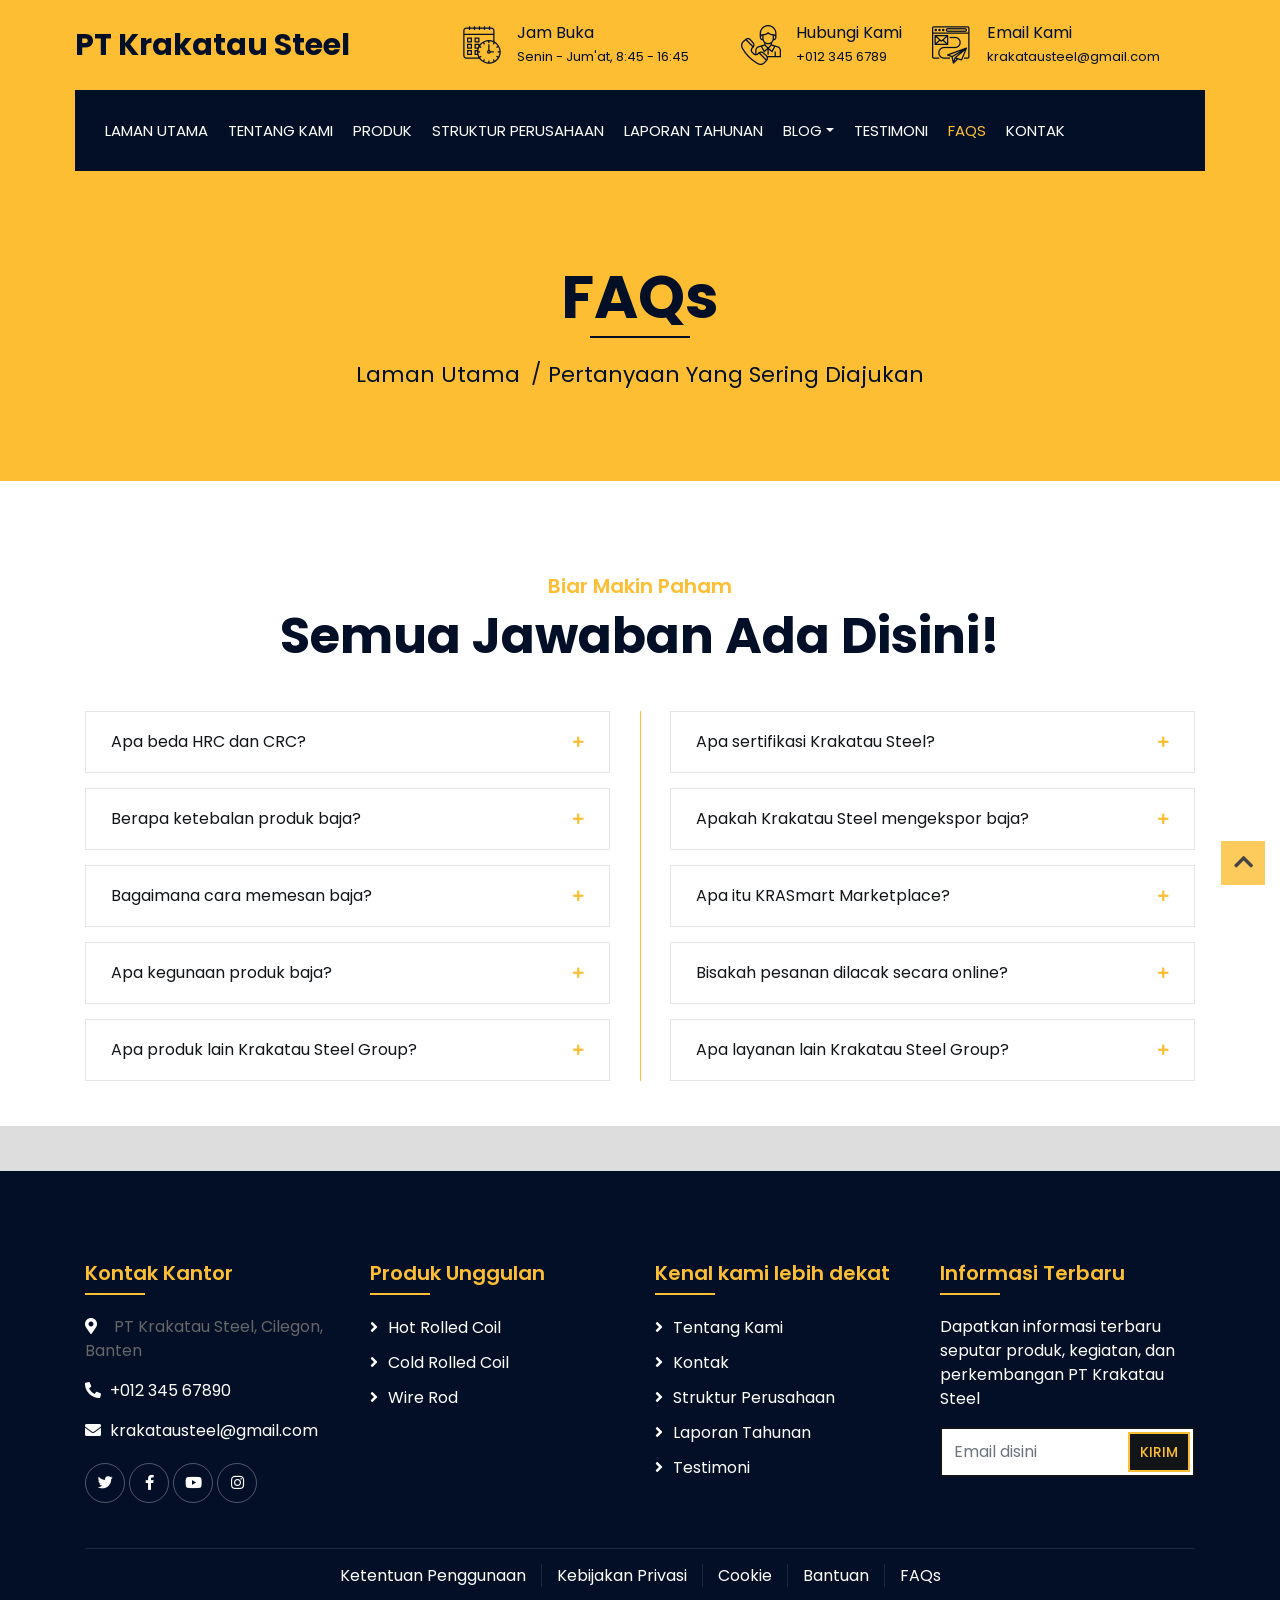
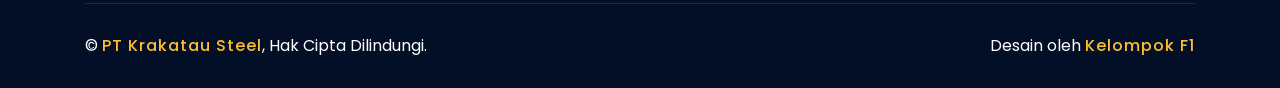
<file: FAQs.html>
<!DOCTYPE html>
<html lang="en">
    <head>
        <meta charset="utf-8">
        <title>PT Krakatau Steel (Persero) Tbk</title>
        <meta content="width=device-width, initial-scale=1.0" name="viewport">
        <meta content="Construction Company Website Template" name="keywords">
        <meta content="Construction Company Website Template" name="description">

        <!-- Favicon -->
        <link href="img/favicon.ico" rel="icon">

        <!-- Google Font -->
        <link href="https://fonts.googleapis.com/css2?family=Poppins:wght@100;200;300;400;500;600;700;800;900&display=swap" rel="stylesheet">

        <!-- CSS Libraries -->
        <link href="https://stackpath.bootstrapcdn.com/bootstrap/4.4.1/css/bootstrap.min.css" rel="stylesheet">
        <link href="https://cdnjs.cloudflare.com/ajax/libs/font-awesome/5.10.0/css/all.min.css" rel="stylesheet">
        <link href="lib/flaticon/font/flaticon.css" rel="stylesheet"> 
        <link href="lib/animate/animate.min.css" rel="stylesheet">
        <link href="lib/owlcarousel/assets/owl.carousel.min.css" rel="stylesheet">
        <link href="lib/lightbox/css/lightbox.min.css" rel="stylesheet">
        <link href="lib/slick/slick.css" rel="stylesheet">
        <link href="lib/slick/slick-theme.css" rel="stylesheet">

        <!-- Template Stylesheet -->
        <link href="css/style.css" rel="stylesheet">
    </head>

    <body>
        <div class="wrapper">
            <!-- Top Bar Start -->
            <div class="top-bar">
                <div class="container-fluid">
                    <div class="row align-items-center">
                        <div class="col-lg-4 col-md-12">
                            <div class="logo">
                                <a href="index.html">
                                    <h1>PT Krakatau Steel</h1>
                                    <!-- <img src="img/logo.jpg" alt="Logo"> -->
                                </a>
                            </div>
                        </div>
                        <div class="col-lg-8 col-md-7 d-none d-lg-block">
                            <div class="row">
                                <div class="col-4">
                                    <div class="top-bar-item">
                                        <div class="top-bar-icon">
                                            <i class="flaticon-calendar"></i>
                                        </div>
                                        <div class="top-bar-text">
                                            <h3>Jam Buka</h3>
                                            <p>Senin - Jum'at, 8:45 - 16:45</p>
                                        </div>
                                    </div>
                                </div>
                                <div class="col-4">
                                    <div class="top-bar-item">
                                        <div class="top-bar-icon">
                                            <i class="flaticon-call"></i>
                                        </div>
                                        <div class="top-bar-text">
                                            <h3>Hubungi Kami</h3>
                                            <p>+012 345 6789</p>
                                        </div>
                                    </div>
                                </div>
                                <div class="col-4">
                                    <div class="top-bar-item">
                                        <div class="top-bar-icon">
                                            <i class="flaticon-send-mail"></i>
                                        </div>
                                        <div class="top-bar-text">
                                            <h3>Email Kami</h3>
                                            <p>krakatausteel@gmail.com</p>
                                        </div>
                                    </div>
                                </div>
                            </div>
                        </div>
                    </div>
                </div>
            </div>
            <!-- Top Bar End -->

            <!-- Nav Bar Start -->
            <div class="nav-bar">
                <div class="container-fluid">
                    <nav class="navbar navbar-expand-lg bg-dark navbar-dark">
                        <a href="#" class="navbar-brand">MENU</a>
                        <button type="button" class="navbar-toggler" data-toggle="collapse" data-target="#navbarCollapse">
                            <span class="navbar-toggler-icon"></span>
                        </button>

                        <div class="collapse navbar-collapse justify-content-between" id="navbarCollapse">
                            <div class="navbar-nav mr-auto">
                                <a href="index.html" class="nav-item nav-link">Laman Utama</a>
                                <a href="about.html" class="nav-item nav-link">Tentang Kami</a>
                                <a href="service.html" class="nav-item nav-link">Produk</a>
                                <a href="team.html" class="nav-item nav-link">Struktur Perusahaan</a>
                                <a href="portfolio.html" class="nav-item nav-link">Laporan Tahunan</a>
                                <div class="nav-item dropdown">
                                    <a href="#" class="nav-link dropdown-toggle" data-toggle="dropdown">Blog</a>
                                    <div class="dropdown-menu">
                                        <a href="blog.html" class="dropdown-item">Berita</a>
                                        <a href="single.html" class="dropdown-item">Berita Terkini</a>
                                    </div>
                                </div>
                                <a href="testimoni.html" class="nav-item nav-link">Testimoni</a>
                                <a href="FAQs.html" class="nav-item nav-link active">FAQs</a>
                                <a href="contact.html" class="nav-item nav-link">Kontak</a>
                            </div>
                            <div class="ml-auto">
                            </div>
                        </div>
                    </nav>
                </div>
            </div>
            <!-- Nav Bar End -->
            
            
            <!-- Page Header Start -->
            <div class="page-header">
                <div class="container">
                    <div class="row">
                        <div class="col-12">
                            <h2>FAQs</h2>
                        </div>
                        <div class="col-12">
                            <a href="index.html">Laman Utama</a>
                            <a href="">Pertanyaan Yang Sering Diajukan</a>
                        </div>
                    </div>
                </div>
            </div>
            <!-- Page Header End -->

<!-- FAQs Start -->
<div class="faqs">
    <div class="container">
        <div class="section-header text-center">
            <p>Biar Makin Paham</p>
            <h2>Semua Jawaban Ada Disini!</h2>
        </div>


<div class="row">

    <!-- KOLOM KIRI: PERTANYAAN 1-5 -->
    <div class="col-md-6">
        <div id="accordion-1">

<!-- Pertanyaan 1 -->
<div class="card wow fadeInLeft" data-wow-delay="0.1s">
    <div class="card-header">
        <a class="card-link collapsed" data-toggle="collapse" href="#faqOne">
            Apa beda HRC dan CRC?
        </a>
    </div>
    <div id="faqOne" class="collapse" data-parent="#accordion-1">
        <div class="card-body">
            HRC diproduksi melalui proses pengerolan panas pada suhu tinggi, sedangkan CRC merupakan baja yang diproses kembali melalui pengerolan dingin sehingga memiliki permukaan lebih halus dan ukuran lebih presisi.
        </div>
    </div>
</div>

<!-- Pertanyaan 2 -->
<div class="card wow fadeInLeft" data-wow-delay="0.2s">
    <div class="card-header">
        <a class="card-link collapsed" data-toggle="collapse" href="#faqTwo">
            Berapa ketebalan produk baja?
        </a>
    </div>
    <div id="faqTwo" class="collapse" data-parent="#accordion-1">
        <div class="card-body">
            Ukuran produk berbeda berdasarkan jenisnya. HRC memiliki ketebalan sekitar 1,4 sampai 25 mm, sedangkan CRC sekitar 0,2 sampai 3,0 mm. Wire Rod memiliki diameter sekitar 5,5 sampai 20 mm.
        </div>
    </div>
</div>

<!-- Pertanyaan 3 -->
<div class="card wow fadeInLeft" data-wow-delay="0.3s">
    <div class="card-header">
        <a class="card-link collapsed" data-toggle="collapse" href="#faqThree">
            Bagaimana cara memesan baja?
        </a>
    </div>
    <div id="faqThree" class="collapse" data-parent="#accordion-1">
        <div class="card-body">
            Pemesanan dapat dilakukan melalui tim penjualan atau platform KRASmart. Calon pelanggan perlu menyampaikan jenis produk, spesifikasi, jumlah pesanan, dan kebutuhan pengiriman untuk diproses lebih lanjut.
        </div>
    </div>
</div>

<!-- Pertanyaan 4 -->
<div class="card wow fadeInLeft" data-wow-delay="0.4s">
    <div class="card-header">
        <a class="card-link collapsed" data-toggle="collapse" href="#faqFour">
            Apa kegunaan produk baja?
        </a>
    </div>
    <div id="faqFour" class="collapse" data-parent="#accordion-1">
        <div class="card-body">
            Produk baja Krakatau Steel digunakan untuk berbagai kebutuhan, seperti konstruksi bangunan, kendaraan, peralatan rumah tangga, dan kebutuhan industri lainnya.
        </div>
    </div>
</div>

            <!-- Pertanyaan 5 -->
            <div class="card wow fadeInLeft" data-wow-delay="0.5s">
                <div class="card-header">
                    <a class="card-link collapsed" data-toggle="collapse" href="#faqFive">
                        Apa produk lain Krakatau Steel Group?
                    </a>
                </div>
                <div id="faqFive" class="collapse" data-parent="#accordion-1">
                    <div class="card-body">
                        Melalui anak usahanya, Krakatau Steel Group juga menghasilkan produk untuk kebutuhan industri khusus, seperti pipa spiral, pipa ERW, baja tulangan, dan baja profil.
                    </div>
                </div>
            </div>

        </div>
    </div>


    <!-- KOLOM KANAN: PERTANYAAN 6-10 -->
    <div class="col-md-6">
        <div id="accordion-2">

            <!-- Pertanyaan 6 -->
            <div class="card wow fadeInRight" data-wow-delay="0.1s">
                <div class="card-header">
                    <a class="card-link collapsed" data-toggle="collapse" href="#faqSix">
                        Apa sertifikasi Krakatau Steel?
                    </a>
                </div>
                <div id="faqSix" class="collapse" data-parent="#accordion-2">
                    <div class="card-body">
                        Profil perusahaan mencantumkan sertifikasi ISO 9001 dan ISO 14001. Untuk produk pipa spiral, Krakatau Steel juga mencantumkan spesifikasi ASTM A252 dan AWWA C200 serta sertifikasi API 5L dan BC 1.
                    </div>
                </div>
            </div>

            <!-- Pertanyaan 7 -->
            <div class="card wow fadeInRight" data-wow-delay="0.2s">
                <div class="card-header">
                    <a class="card-link collapsed" data-toggle="collapse" href="#faqSeven">
                        Apakah Krakatau Steel mengekspor baja?
                    </a>
                </div>
                <div id="faqSeven" class="collapse" data-parent="#accordion-2">
                    <div class="card-body">
                        Ya, produk Krakatau Steel tidak hanya dipasarkan untuk memenuhi kebutuhan konsumen dalam negeri, tetapi juga dipasarkan ke pasar internasional melalui kegiatan ekspor.
                    </div>
                </div>
            </div>

            <!-- Pertanyaan 8 -->
            <div class="card wow fadeInRight" data-wow-delay="0.3s">
                <div class="card-header">
                    <a class="card-link collapsed" data-toggle="collapse" href="#faqEight">
                        Apa itu KRASmart Marketplace?
                    </a>
                </div>
                <div id="faqEight" class="collapse" data-parent="#accordion-2">
                    <div class="card-body">
                        KRASmart Marketplace merupakan platform digital yang memudahkan konsumen untuk melihat dan membeli berbagai produk baja Krakatau Steel dan grupnya secara online.
                    </div>
                </div>
            </div>

            <!-- Pertanyaan 9 -->
            <div class="card wow fadeInRight" data-wow-delay="0.4s">
                <div class="card-header">
                    <a class="card-link collapsed" data-toggle="collapse" href="#faqNine">
                        Bisakah pesanan dilacak secara online?
                    </a>
                </div>
                <div id="faqNine" class="collapse" data-parent="#accordion-2">
                    <div class="card-body">
                        Ya, melalui layanan digital KRASmart Connect, pelanggan dapat memantau perkembangan pesanan dan status pengiriman, termasuk perkiraan waktu kedatangan barang atau Estimated Time of Arrival (ETA).
                    </div>
                </div>
            </div>

            <!-- Pertanyaan 10 -->
            <div class="card wow fadeInRight" data-wow-delay="0.5s">
                <div class="card-header">
                    <a class="card-link collapsed" data-toggle="collapse" href="#faqTen">
                        Apa layanan lain Krakatau Steel Group?
                    </a>
                </div>
                <div id="faqTen" class="collapse" data-parent="#accordion-2">
                    <div class="card-body">
                        Ruang lingkup usahanya juga mencakup jasa desain dan rekayasa, konstruksi, pemeliharaan mesin, konsultasi teknis, pergudangan, layanan pelabuhan, pendidikan dan pelatihan, pengelolaan air, serta teknologi informasi.
                    </div>
                </div>
            </div>

        </div>
    </div>

</div>


                </div>
            </div>

        </div>
    </div>
</div>
<!-- FAQs End -->



            <!-- Footer Start -->
            <div class="footer wow fadeIn" data-wow-delay="0.3s">
                <div class="container">
                    <div class="row">
                        <div class="col-md-6 col-lg-3">
                            <div class="footer-contact">
                                <h2>Kontak Kantor</h2>
                               <p>
    <i class="fa fa-map-marker-alt"></i>
    <a href="https://maps.app.goo.gl/bndfQJQ7ya6FSc5C6"
       target="_blank"
       rel="noopener noreferrer">
       PT Krakatau Steel, Cilegon, Banten
    </a>
</p>
                                <p><i class="fa fa-phone-alt"></i>+012 345 67890</p>
                                <p><i class="fa fa-envelope"></i>krakatausteel@gmail.com</p>
                                <div class="footer-social">
                                    <a href="https://x.com/_krakatausteel"><i class="fab fa-twitter"></i></a>
                                    <a href="https://www.facebook.com/krakatausteelofficial"><i class="fab fa-facebook-f"></i></a>
                                    <a href="https://youtu.be/pQpBP32aEt4?si=clHkrDfRB2g0FMMq"><i class="fab fa-youtube"></i></a>
                                    <a href="https://www.instagram.com/krakatau.steel/"><i class="fab fa-instagram"></i></a>
                                </div>
                            </div>
                        </div>
                        <div class="col-md-6 col-lg-3">
                            <div class="footer-link">
                                <h2>Produk Unggulan</h2>
                                <a href="service.html">Hot Rolled Coil</a>
                                <a href="service.html">Cold Rolled Coil</a>
                                <a href="service.html">Wire Rod</a>
                            </div>
                        </div>
                        <div class="col-md-6 col-lg-3">
                            <div class="footer-link">
                                <h2>Kenal kami lebih dekat</h2>
                                <a href="about.html">Tentang Kami</a>
                                <a href="contact.html">Kontak</a>
                                <a href="team.html">Struktur Perusahaan</a>
                                <a href="portfolio.html">Laporan Tahunan</a>
                                <a href="testimoni.html">Testimoni</a>
                            </div>
                        </div>
                        <div class="col-md-6 col-lg-3">
                            <div class="newsletter">
                                <h2>Informasi Terbaru</h2>
                                <p>
                                    Dapatkan informasi terbaru seputar produk, kegiatan, dan perkembangan PT Krakatau Steel
                                </p>
                                <div class="form">
                                    <input class="form-control" placeholder="Email disini">
                                    <button class="btn">Kirim</button>
                                </div>
                            </div>
                        </div>
                    </div>
                </div>
                <div class="container footer-menu">
                    <div class="f-menu">
                        <a href="">Ketentuan Penggunaan</a>
                        <a href="">Kebijakan Privasi</a>
                        <a href="">Cookie</a>
                        <a href="contact.html">Bantuan</a>
                        <a href="FAQs.html">FAQs</a>
                    </div>
                </div>
                <div class="container copyright">
                    <div class="row">
                        <div class="col-md-6">
                            <p>&copy; <a href="#">PT Krakatau Steel</a>, Hak Cipta Dilindungi.</p>
                        </div>
                        <div class="col-md-6">
                            <p>Desain oleh <a href="https://htmlcodex.com">Kelompok F1</a></p>
                        </div>
                    </div>
                </div>
            </div>
            <!-- Footer End -->

            <a href="#" class="back-to-top"><i class="fa fa-chevron-up"></i></a>
        </div>

        <!-- JavaScript Libraries -->
        <script src="https://code.jquery.com/jquery-3.4.1.min.js"></script>
        <script src="https://stackpath.bootstrapcdn.com/bootstrap/4.4.1/js/bootstrap.bundle.min.js"></script>
        <script src="lib/easing/easing.min.js"></script>
        <script src="lib/wow/wow.min.js"></script>
        <script src="lib/owlcarousel/owl.carousel.min.js"></script>
        <script src="lib/isotope/isotope.pkgd.min.js"></script>
        <script src="lib/lightbox/js/lightbox.min.js"></script>
        <script src="lib/waypoints/waypoints.min.js"></script>
        <script src="lib/counterup/counterup.min.js"></script>
        <script src="lib/slick/slick.min.js"></script>

        <!-- Template Javascript -->
        <script src="js/main.js"></script>
    </body>
</html>
</file>
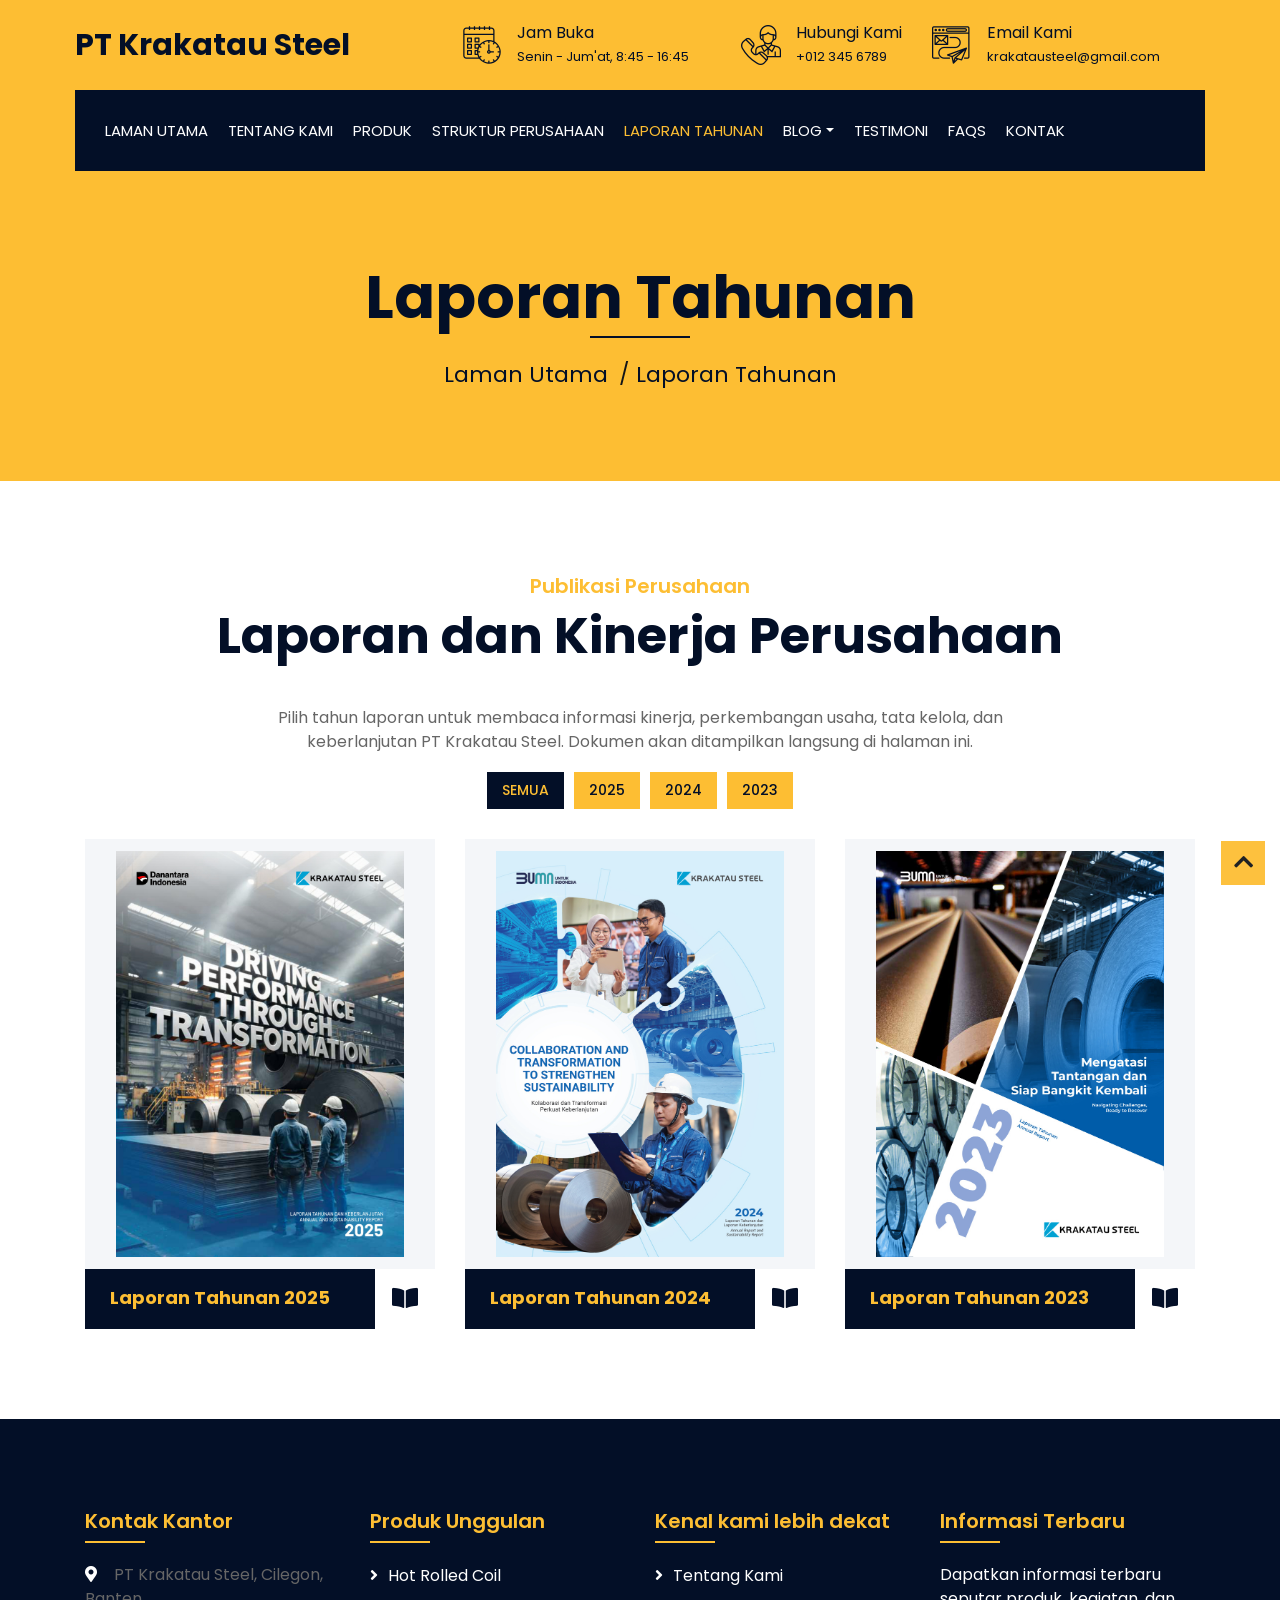
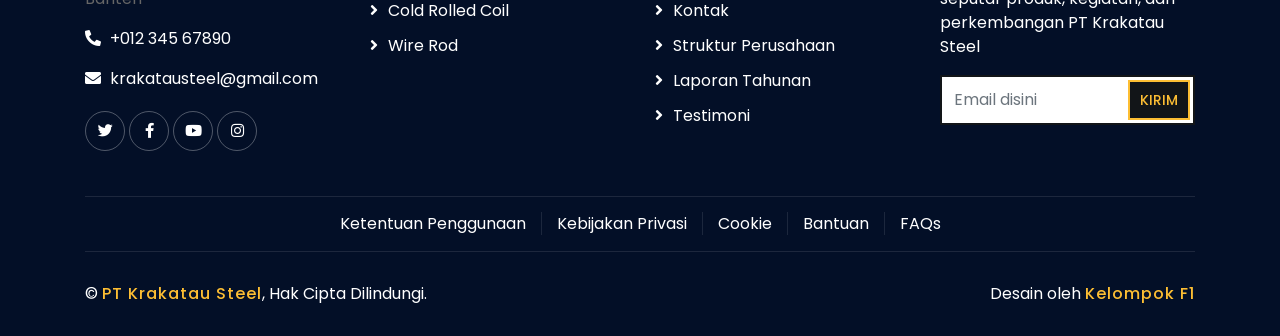
<file: portfolio.html>
<!DOCTYPE html>
<html lang="en">
    <head>
        <meta charset="utf-8">
        <title>PT Krakatau Steel (Persero) Tbk</title>
        <meta content="width=device-width, initial-scale=1.0" name="viewport">
        <meta content="Laporan Tahunan PT Krakatau Steel" name="keywords">
        <meta content="Laporan Tahunan dan Keberlanjutan PT Krakatau Steel tahun 2023, 2024, dan 2025." name="description">

        <!-- Favicon -->
        <link href="img/favicon.ico" rel="icon">

        <!-- Google Font -->
        <link href="https://fonts.googleapis.com/css2?family=Poppins:wght@100;200;300;400;500;600;700;800;900&display=swap" rel="stylesheet">

        <!-- CSS Libraries -->
        <link href="https://stackpath.bootstrapcdn.com/bootstrap/4.4.1/css/bootstrap.min.css" rel="stylesheet">
        <link href="https://cdnjs.cloudflare.com/ajax/libs/font-awesome/5.10.0/css/all.min.css" rel="stylesheet">
        <link href="lib/flaticon/font/flaticon.css" rel="stylesheet"> 
        <link href="lib/animate/animate.min.css" rel="stylesheet">
        <link href="lib/owlcarousel/assets/owl.carousel.min.css" rel="stylesheet">
        <link href="lib/lightbox/css/lightbox.min.css" rel="stylesheet">
        <link href="lib/slick/slick.css" rel="stylesheet">
        <link href="lib/slick/slick-theme.css" rel="stylesheet">

        <!-- Template Stylesheet -->
        <link href="css/style.css" rel="stylesheet">
        <style>
            .portfolio .portfolio-report-cover {
                width: 100%;
                height: 430px;
                object-fit: contain;
                padding: 12px;
                background: #f4f6f9;
            }
            .portfolio .portfolio-text h3 {
                text-align: left;
                font-size: 18px;
                white-space: normal;
                line-height: 1.25;
            }
            .portfolio .portfolio-warp a.report-open {
                flex: 0 0 60px;
                font-size: 23px;
                padding: 0;
            }
            .report-intro {
                max-width: 760px;
                margin: -5px auto 28px;
                color: #666;
                text-align: center;
            }
            #reportViewerModal .modal-dialog {
                width: 96%;
                max-width: 1400px;
                margin: 1.5rem auto;
            }
            #reportViewerModal .modal-content {
                height: 92vh;
                border: 0;
                border-radius: 4px;
                overflow: hidden;
            }
            #reportViewerModal .modal-header {
                align-items: center;
                background: #030f27;
                color: #fff;
                border-bottom: 3px solid #fdbe33;
            }
            #reportViewerModal .modal-title {
                color: #fff;
                font-size: 18px;
                font-weight: 600;
            }
            #reportViewerModal .close {
                color: #fff;
                opacity: 1;
                text-shadow: none;
            }
            #reportViewerModal .modal-body {
                padding: 0;
                overflow: hidden;
                background: #e9edf2;
            }
            #reportPdfFrame {
                display: block;
                width: 100%;
                height: calc(92vh - 68px);
                border: 0;
                background: #fff;
            }
            .report-open-new-tab {
                margin-right: 12px;
                color: #030f27;
                background: #fdbe33;
                border: 0;
                border-radius: 0;
                font-weight: 600;
            }
            .report-open-new-tab:hover {
                color: #fdbe33;
                background: #18243a;
            }
            @media (max-width: 767.98px) {
                .portfolio .portfolio-report-cover { height: 360px; }
                #reportViewerModal .modal-dialog { width: 100%; margin: 0; }
                #reportViewerModal .modal-content { height: 100vh; border-radius: 0; }
                #reportPdfFrame { height: calc(100vh - 68px); }
                #reportViewerModal .modal-title { font-size: 14px; }
            }
            
/* Mengatur posisi kartu laporan */
.portfolio-container {
    display: grid !important;
    grid-template-columns: repeat(3, minmax(0, 1fr));
    gap: 30px;
    margin: 0 !important;
}

/* Menghilangkan batas kolom Bootstrap */
.portfolio-container .portfolio-item {
    width: auto !important;
    max-width: none !important;
    flex: initial !important;
    padding: 0 !important;
    margin: 0 !important;
}

/* Menyamakan tampilan kartu */
.portfolio-container .portfolio-warp {
    width: 100%;
    height: 100%;
    margin-bottom: 0;
}

/* Tampilan tablet */
@media (max-width: 767.98px) {
    .portfolio-container {
        grid-template-columns: repeat(2, minmax(0, 1fr));
    }
}

/* Tampilan HP */
@media (max-width: 575.98px) {
    .portfolio-container {
        grid-template-columns: 1fr;
    }
}

        </style>

    </head>

    <body>
        <div class="wrapper">
            <!-- Top Bar Start -->
            <div class="top-bar">
                <div class="container-fluid">
                    <div class="row align-items-center">
                        <div class="col-lg-4 col-md-12">
                            <div class="logo">
                                <a href="index.html">
                                    <h1>PT Krakatau Steel</h1>
                                    <!-- <img src="img/logo.jpg" alt="Logo"> -->
                                </a>
                            </div>
                        </div>
                        <div class="col-lg-8 col-md-7 d-none d-lg-block">
                            <div class="row">
                                <div class="col-4">
                                    <div class="top-bar-item">
                                        <div class="top-bar-icon">
                                            <i class="flaticon-calendar"></i>
                                        </div>
                                        <div class="top-bar-text">
                                            <h3>Jam Buka</h3>
                                            <p>Senin - Jum'at, 8:45 - 16:45</p>
                                        </div>
                                    </div>
                                </div>
                                <div class="col-4">
                                    <div class="top-bar-item">
                                        <div class="top-bar-icon">
                                            <i class="flaticon-call"></i>
                                        </div>
                                        <div class="top-bar-text">
                                            <h3>Hubungi Kami</h3>
                                            <p>+012 345 6789</p>
                                        </div>
                                    </div>
                                </div>
                                <div class="col-4">
                                    <div class="top-bar-item">
                                        <div class="top-bar-icon">
                                            <i class="flaticon-send-mail"></i>
                                        </div>
                                        <div class="top-bar-text">
                                            <h3>Email Kami</h3>
                                            <p>krakatausteel@gmail.com</p>
                                        </div>
                                    </div>
                                </div>
                            </div>
                        </div>
                    </div>
                </div>
            </div>
            <!-- Top Bar End -->

            <!-- Nav Bar Start -->
            <div class="nav-bar">
                <div class="container-fluid">
                    <nav class="navbar navbar-expand-lg bg-dark navbar-dark">
                        <a href="#" class="navbar-brand">MENU</a>
                        <button type="button" class="navbar-toggler" data-toggle="collapse" data-target="#navbarCollapse">
                            <span class="navbar-toggler-icon"></span>
                        </button>

                        <div class="collapse navbar-collapse justify-content-between" id="navbarCollapse">
                            <div class="navbar-nav mr-auto">
                                <a href="index.html" class="nav-item nav-link">Laman Utama</a>
                                <a href="about.html" class="nav-item nav-link">Tentang Kami</a>
                                <a href="service.html" class="nav-item nav-link">Produk</a>
                                <a href="team.html" class="nav-item nav-link">Struktur Perusahaan</a>
                                <a href="portfolio.html" class="nav-item nav-link active">Laporan Tahunan</a>
                                <div class="nav-item dropdown">
                                    <a href="#" class="nav-link dropdown-toggle" data-toggle="dropdown">Blog</a>
                                    <div class="dropdown-menu">
                                        <a href="blog.html" class="dropdown-item">Berita</a>
                                        <a href="single.html" class="dropdown-item">Berita Terkini</a>
                                    </div>
                                </div>
                                  <a href="testimoni.html" class="nav-item nav-link">Testimoni</a>
                                <a href="FAQs.html" class="nav-item nav-link">FAQs</a>                              
                                <a href="contact.html" class="nav-item nav-link">Kontak</a>
                            </div>
                            <div class="ml-auto">
                            </div>
                        </div>
                    </nav>
                </div>
            </div>
            <!-- Nav Bar End -->
            
            
            <!-- Page Header Start -->
            <div class="page-header">
                <div class="container">
                    <div class="row">
                        <div class="col-12">
                            <h2>Laporan Tahunan</h2>
                        </div>
                        <div class="col-12">
                            <a href="index.html">Laman Utama</a>
                            <a href="">Laporan Tahunan</a>
                        </div>
                    </div>
                </div>
            </div>
            <!-- Page Header End -->


            <!-- Annual Reports Start -->
            <div class="portfolio">
                <div class="container">
                    <div class="section-header text-center">
                        <p>Publikasi Perusahaan</p>
                        <h2>Laporan dan Kinerja Perusahaan</h2>
                    </div>
                    <p class="report-intro">
                        Pilih tahun laporan untuk membaca informasi kinerja, perkembangan usaha,
                        tata kelola, dan keberlanjutan PT Krakatau Steel. Dokumen akan ditampilkan
                        langsung di halaman ini.
                    </p>
                    <div class="row">
                        <div class="col-12">
                            <ul id="portfolio-flters">
                                <li data-filter="*" class="filter-active">Semua</li>
                                <li data-filter=".first">2025</li>
                                <li data-filter=".second">2024</li>
                                <li data-filter=".third">2023</li>
                            </ul>
                        </div>
                    </div>
                    <div class="row portfolio-container">
                        <div class="col-lg-4 col-md-4 col-sm-12 portfolio-item first wow fadeInUp" data-wow-delay="0.1s">
                            <div class="portfolio-warp">
                                <div class="portfolio-img">
                                    <img class="portfolio-report-cover" src="img/laporan-2025-cover.jpg" alt="Sampul Laporan Tahunan dan Keberlanjutan PT Krakatau Steel 2025">
                                    <div class="portfolio-overlay">
                                        <p>Laporan tahun 2025 bertema “Driving Performance through Transformation” yang memuat kinerja operasional, keuangan, tata kelola, dan keberlanjutan Perseroan.</p>
                                    </div>
                                </div>
                                <div class="portfolio-text">
                                    <h3>Laporan Tahunan 2025</h3>
                                    <a class="btn report-open" href="#" data-toggle="modal" data-target="#reportViewerModal" data-pdf="laporan/laporan-tahunan-2025.pdf" data-title="Laporan Tahunan dan Keberlanjutan 2025" aria-label="Buka laporan tahunan 2025" title="Baca laporan 2025"><i class="fas fa-book-open"></i></a>
                                </div>
                            </div>
                        </div>

                        <div class="col-lg-4 col-md-4 col-sm-12 portfolio-item second wow fadeInUp" data-wow-delay="0.2s">
                            <div class="portfolio-warp">
                                <div class="portfolio-img">
                                    <img class="portfolio-report-cover" src="img/laporan-2024-cover.jpg" alt="Sampul Laporan Tahunan dan Keberlanjutan PT Krakatau Steel 2024">
                                    <div class="portfolio-overlay">
                                        <p>Laporan tahun 2024 bertema “Kolaborasi dan Transformasi Perkuat Keberlanjutan”, yang menjelaskan kinerja dan langkah transformasi Perseroan.</p>
                                    </div>
                                </div>
                                <div class="portfolio-text">
                                    <h3>Laporan Tahunan 2024</h3>
                                    <a class="btn report-open" href="#" data-toggle="modal" data-target="#reportViewerModal" data-pdf="laporan/laporan-tahunan-2024.pdf" data-title="Laporan Tahunan dan Laporan Keberlanjutan 2024" aria-label="Buka laporan tahunan 2024" title="Baca laporan 2024"><i class="fas fa-book-open"></i></a>
                                </div>
                            </div>
                        </div>

                        <div class="col-lg-4 col-md-4 col-sm-12 portfolio-item third wow fadeInUp" data-wow-delay="0.3s">
                            <div class="portfolio-warp">
                                <div class="portfolio-img">
                                    <img class="portfolio-report-cover" src="img/laporan-2023-cover.jpg" alt="Sampul Laporan Tahunan PT Krakatau Steel 2023">
                                    <div class="portfolio-overlay">
                                        <p>Laporan tahun 2023 bertema “Mengatasi Tantangan dan Siap Bangkit Kembali”, yang merangkum kinerja dan upaya pemulihan Perseroan.</p>
                                    </div>
                                </div>
                                <div class="portfolio-text">
                                    <h3>Laporan Tahunan 2023</h3>
                                    <a class="btn report-open" href="#" data-toggle="modal" data-target="#reportViewerModal" data-pdf="laporan/laporan-tahunan-2023.pdf" data-title="Laporan Tahunan dan Keberlanjutan 2023" aria-label="Buka laporan tahunan 2023" title="Baca laporan 2023"><i class="fas fa-book-open"></i></a>
                                </div>
                            </div>
                        </div>
                    </div>
                </div>
            </div>
            <!-- Annual Reports End -->

            <!-- PDF Viewer Modal Start -->
            <div class="modal fade" id="reportViewerModal" tabindex="-1" role="dialog" aria-labelledby="reportViewerTitle" aria-hidden="true">
                <div class="modal-dialog modal-dialog-centered modal-xl" role="document">
                    <div class="modal-content">
                        <div class="modal-header">
                            <h5 class="modal-title" id="reportViewerTitle">Laporan Tahunan</h5>
                            <div class="d-flex align-items-center">
                                <a id="openReportNewTab" class="btn btn-sm report-open-new-tab" href="#" target="_blank" rel="noopener noreferrer">Buka di Tab Baru</a>
                                <button type="button" class="close" data-dismiss="modal" aria-label="Tutup">
                                    <span aria-hidden="true">&times;</span>
                                </button>
                            </div>
                        </div>
                        <div class="modal-body">
                            <iframe id="reportPdfFrame" src="about:blank" title="Pratinjau PDF Laporan Tahunan"></iframe>
                        </div>
                    </div>
                </div>
            </div>
            <!-- PDF Viewer Modal End -->


            <!-- Footer Start -->
            <div class="footer wow fadeIn" data-wow-delay="0.3s">
                <div class="container">
                    <div class="row">
                        <div class="col-md-6 col-lg-3">
                            <div class="footer-contact">
                                <h2>Kontak Kantor</h2>
                               <p>
    <i class="fa fa-map-marker-alt"></i>
    <a href="https://maps.app.goo.gl/bndfQJQ7ya6FSc5C6"
       target="_blank"
       rel="noopener noreferrer">
       PT Krakatau Steel, Cilegon, Banten
    </a>
</p>
                                <p><i class="fa fa-phone-alt"></i>+012 345 67890</p>
                                <p><i class="fa fa-envelope"></i>krakatausteel@gmail.com</p>
                                <div class="footer-social">
                                    <a href="https://x.com/_krakatausteel"><i class="fab fa-twitter"></i></a>
                                    <a href="https://www.facebook.com/krakatausteelofficial"><i class="fab fa-facebook-f"></i></a>
                                    <a href="https://youtu.be/pQpBP32aEt4?si=clHkrDfRB2g0FMMq"><i class="fab fa-youtube"></i></a>
                                    <a href="https://www.instagram.com/krakatau.steel/"><i class="fab fa-instagram"></i></a>
                                </div>
                            </div>
                        </div>
                        <div class="col-md-6 col-lg-3">
                            <div class="footer-link">
                                <h2>Produk Unggulan</h2>
                                <a href="service.html">Hot Rolled Coil</a>
                                <a href="service.html">Cold Rolled Coil</a>
                                <a href="service.html">Wire Rod</a>
                            </div>
                        </div>
                        <div class="col-md-6 col-lg-3">
                            <div class="footer-link">
                                <h2>Kenal kami lebih dekat</h2>
                                <a href="about.html">Tentang Kami</a>
                                <a href="contact.html">Kontak</a>
                                <a href="team.html">Struktur Perusahaan</a>
                                <a href="portfolio.html">Laporan Tahunan</a>
                                <a href="testimoni.html">Testimoni</a>
                            </div>
                        </div>
                        <div class="col-md-6 col-lg-3">
                            <div class="newsletter">
                                <h2>Informasi Terbaru</h2>
                                <p>
                                    Dapatkan informasi terbaru seputar produk, kegiatan, dan perkembangan PT Krakatau Steel
                                </p>
                                <div class="form">
                                    <input class="form-control" placeholder="Email disini">
                                    <button class="btn">Kirim</button>
                                </div>
                            </div>
                        </div>
                    </div>
                </div>
                <div class="container footer-menu">
                    <div class="f-menu">
                        <a href="">Ketentuan Penggunaan</a>
                        <a href="">Kebijakan Privasi</a>
                        <a href="">Cookie</a>
                        <a href="contact.html">Bantuan</a>
                        <a href="FAQs.html">FAQs</a>
                    </div>
                </div>
                <div class="container copyright">
                    <div class="row">
                        <div class="col-md-6">
                            <p>&copy; <a href="#">PT Krakatau Steel</a>, Hak Cipta Dilindungi.</p>
                        </div>
                        <div class="col-md-6">
                            <p>Desain oleh <a href="https://htmlcodex.com">Kelompok F1</a></p>
                        </div>
                    </div>
                </div>
            </div>
            <!-- Footer End -->

            <a href="#" class="back-to-top"><i class="fa fa-chevron-up"></i></a>
        </div>

        <!-- JavaScript Libraries -->
        <script src="https://code.jquery.com/jquery-3.4.1.min.js"></script>
        <script src="https://stackpath.bootstrapcdn.com/bootstrap/4.4.1/js/bootstrap.bundle.min.js"></script>
        <script src="lib/easing/easing.min.js"></script>
        <script src="lib/wow/wow.min.js"></script>
        <script src="lib/owlcarousel/owl.carousel.min.js"></script>
        <script src="lib/isotope/isotope.pkgd.min.js"></script>
        <script src="lib/lightbox/js/lightbox.min.js"></script>
        <script src="lib/waypoints/waypoints.min.js"></script>
        <script src="lib/counterup/counterup.min.js"></script>
        <script src="lib/slick/slick.min.js"></script>

        <!-- Template Javascript -->
        <script src="js/main.js"></script>
        <script>
            $(function () {
                $('#reportViewerModal').on('show.bs.modal', function (event) {
                    var trigger = $(event.relatedTarget);
                    var pdfPath = trigger.data('pdf');
                    var reportTitle = trigger.data('title');
                    $('#reportViewerTitle').text(reportTitle || 'Laporan Tahunan');
                    $('#reportPdfFrame').attr('src', pdfPath || 'about:blank');
                    $('#openReportNewTab').attr('href', pdfPath || '#');
                });

                $('#reportViewerModal').on('hidden.bs.modal', function () {
                    $('#reportPdfFrame').attr('src', 'about:blank');
                });

                $('.report-open').on('click', function (event) {
                    event.preventDefault();
                });
            });
        </script>

    </body>
</html>
</file>
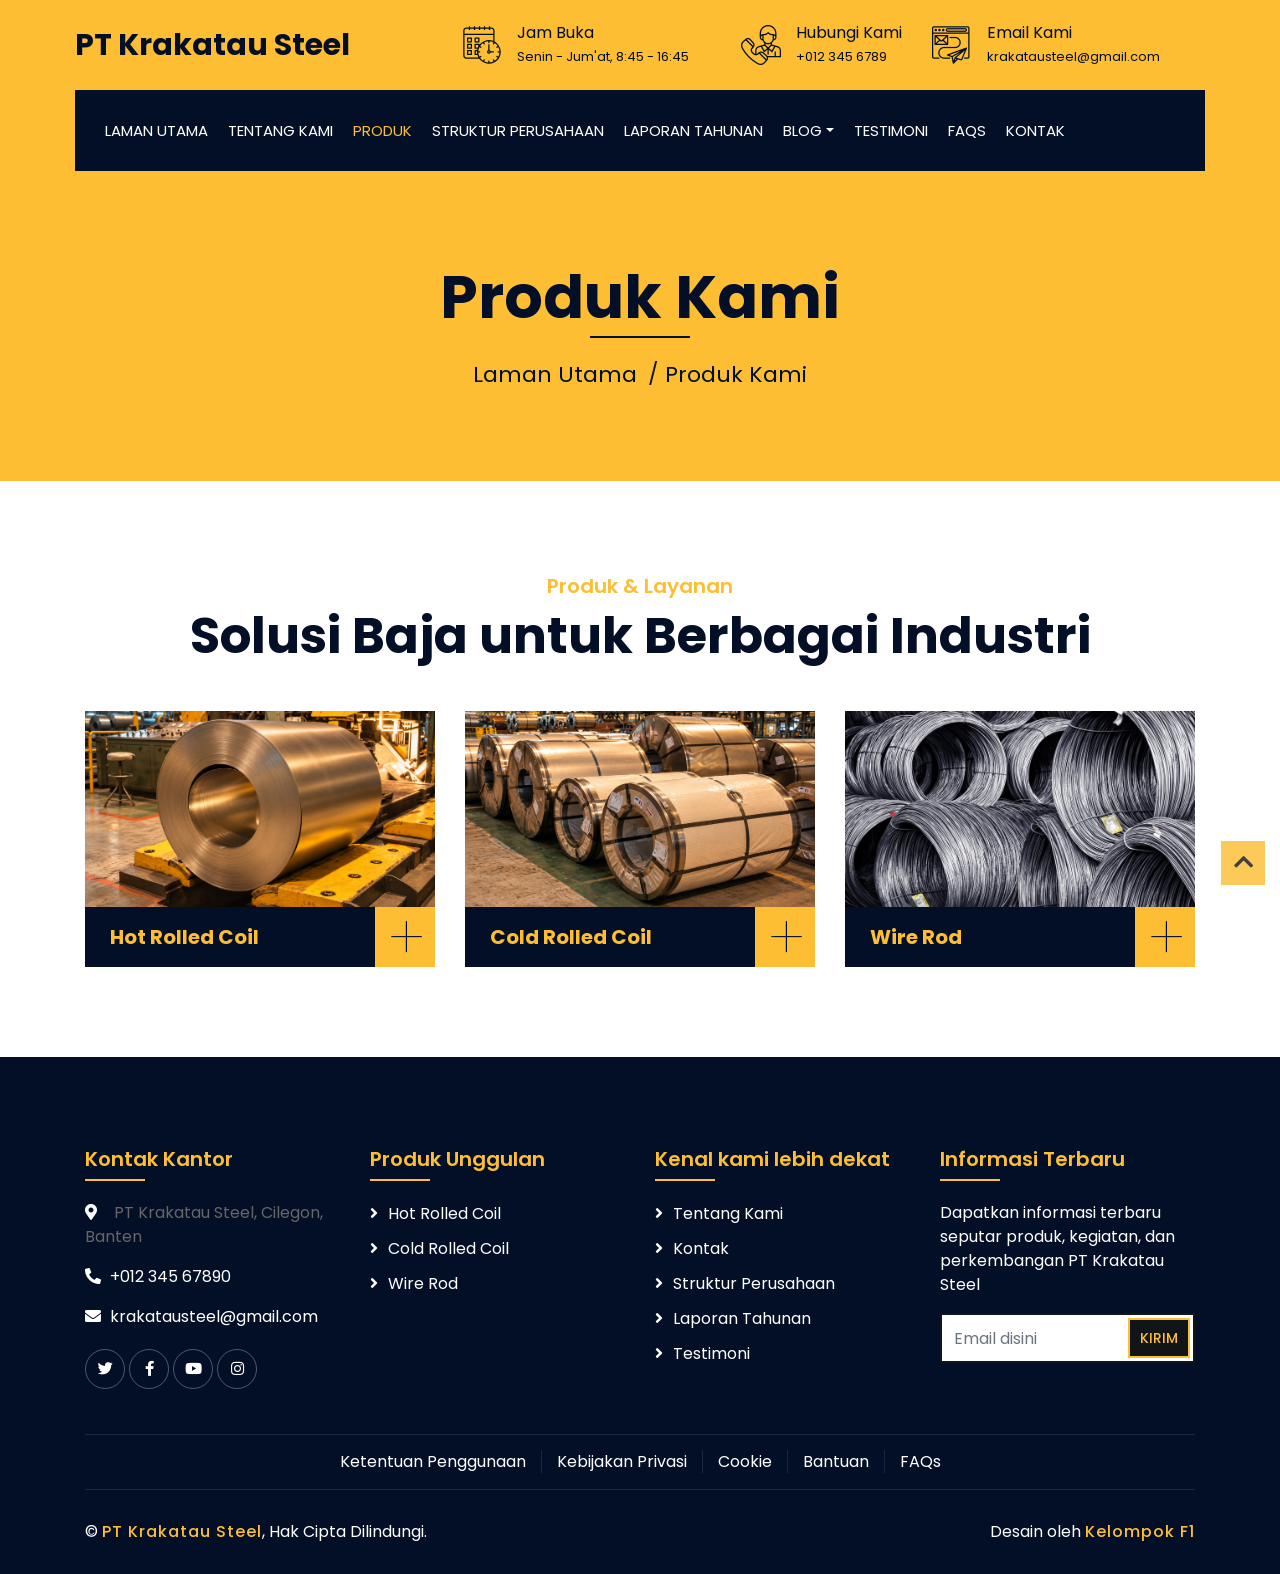
<file: service.html>
<!DOCTYPE html>
<html lang="en">
    <head>
        <meta charset="utf-8">
        <title>PT Krakatau Steel (Persero) Tbk</title>
        <meta content="width=device-width, initial-scale=1.0" name="viewport">
        <meta content="Construction Company Website Template" name="keywords">
        <meta content="Construction Company Website Template" name="description">

        <!-- Favicon -->
        <link href="img/favicon.ico" rel="icon">

        <!-- Google Font -->
        <link href="https://fonts.googleapis.com/css2?family=Poppins:wght@100;200;300;400;500;600;700;800;900&display=swap" rel="stylesheet">

        <!-- CSS Libraries -->
        <link href="https://stackpath.bootstrapcdn.com/bootstrap/4.4.1/css/bootstrap.min.css" rel="stylesheet">
        <link href="https://cdnjs.cloudflare.com/ajax/libs/font-awesome/5.10.0/css/all.min.css" rel="stylesheet">
        <link href="lib/flaticon/font/flaticon.css" rel="stylesheet"> 
        <link href="lib/animate/animate.min.css" rel="stylesheet">
        <link href="lib/owlcarousel/assets/owl.carousel.min.css" rel="stylesheet">
        <link href="lib/lightbox/css/lightbox.min.css" rel="stylesheet">
        <link href="lib/slick/slick.css" rel="stylesheet">
        <link href="lib/slick/slick-theme.css" rel="stylesheet">

        <!-- Template Stylesheet -->
        <link href="css/style.css" rel="stylesheet">
    </head>

    <body>
        <div class="wrapper">
            <!-- Top Bar Start -->
            <div class="top-bar">
                <div class="container-fluid">
                    <div class="row align-items-center">
                        <div class="col-lg-4 col-md-12">
                            <div class="logo">
                                <a href="index.html">
                                    <h1>PT Krakatau Steel</h1>
                                    <!-- <img src="img/logo.jpg" alt="Logo"> -->
                                </a>
                            </div>
                        </div>
                        <div class="col-lg-8 col-md-7 d-none d-lg-block">
                            <div class="row">
                                <div class="col-4">
                                    <div class="top-bar-item">
                                        <div class="top-bar-icon">
                                            <i class="flaticon-calendar"></i>
                                        </div>
                                        <div class="top-bar-text">
                                            <h3>Jam Buka</h3>
                                            <p>Senin - Jum'at, 8:45 - 16:45</p>
                                        </div>
                                    </div>
                                </div>
                                <div class="col-4">
                                    <div class="top-bar-item">
                                        <div class="top-bar-icon">
                                            <i class="flaticon-call"></i>
                                        </div>
                                        <div class="top-bar-text">
                                            <h3>Hubungi Kami</h3>
                                            <p>+012 345 6789</p>
                                        </div>
                                    </div>
                                </div>
                                <div class="col-4">
                                    <div class="top-bar-item">
                                        <div class="top-bar-icon">
                                            <i class="flaticon-send-mail"></i>
                                        </div>
                                        <div class="top-bar-text">
                                            <h3>Email Kami</h3>
                                            <p>krakatausteel@gmail.com</p>
                                        </div>
                                    </div>
                                </div>
                            </div>
                        </div>
                    </div>
                </div>
            </div>
            <!-- Top Bar End -->

            <!-- Nav Bar Start -->
            <div class="nav-bar">
                <div class="container-fluid">
                    <nav class="navbar navbar-expand-lg bg-dark navbar-dark">
                        <a href="#" class="navbar-brand">MENU</a>
                        <button type="button" class="navbar-toggler" data-toggle="collapse" data-target="#navbarCollapse">
                            <span class="navbar-toggler-icon"></span>
                        </button>

                        <div class="collapse navbar-collapse justify-content-between" id="navbarCollapse">
                            <div class="navbar-nav mr-auto">
                                <a href="index.html" class="nav-item nav-link">Laman Utama</a>
                                <a href="about.html" class="nav-item nav-link">Tentang Kami</a>
                                <a href="service.html" class="nav-item nav-link active">Produk</a>
                                <a href="team.html" class="nav-item nav-link">Struktur Perusahaan</a>
                                <a href="portfolio.html" class="nav-item nav-link">Laporan Tahunan</a>
                                <div class="nav-item dropdown">
                                    <a href="#" class="nav-link dropdown-toggle" data-toggle="dropdown">Blog</a>
                                    <div class="dropdown-menu">
                                        <a href="blog.html" class="dropdown-item">Berita</a>
                                        <a href="single.html" class="dropdown-item">Berita terkini</a>
                                    </div>
                                </div>
                                <a href="testimoni.html" class="nav-item nav-link">Testimoni</a>
                                <a href="FAQs.html" class="nav-item nav-link">FAQs</a>
                                <a href="contact.html" class="nav-item nav-link">Kontak</a>
                            </div>
                            <div class="ml-auto">
                            </div>
                        </div>
                    </nav>
                </div>
            </div>
            <!-- Nav Bar End -->
            
            
            <!-- Page Header Start -->
            <div class="page-header">
                <div class="container">
                    <div class="row">
                        <div class="col-12">
                            <h2>Produk Kami</h2>
                        </div>
                        <div class="col-12">
                            <a href="index.html">Laman Utama</a>
                            <a href="">Produk Kami</a>
                        </div>
                    </div>
                </div>
            </div>
            <!-- Page Header End -->


            <!-- Service Start -->
            <div class="service">
                <div class="container">
                    <div class="section-header text-center">
                        <p>Produk & Layanan</p>
                        <h2>Solusi Baja untuk Berbagai Industri</h2>
                    </div>
                    <div class="row">
                        <div class="col-lg-4 col-md-6 wow fadeInUp" data-wow-delay="0.1s">
                            <div class="service-item">
                                <div class="service-img">
                                    <img src="img/hrc_1.png" alt="Image">
                                    <div class="service-overlay">
                                        <p>
                                            Hot Rolled Coil atau Baja lembaran panas adalah baja berbentuk lembaran atau gulungan yang sering digunakan sebagai bahan pembuatan kendaraan, bangunan, dan berbagai peralatan industri.
                                        </p>
                                    </div>
                                </div>
                                <div class="service-text">
                                    <h3>Hot Rolled Coil</h3>
                                    <a class="btn" href="img/HRC.jfif" data-lightbox="service">+</a>
                                </div>
                            </div>
                        </div>
                        <div class="col-lg-4 col-md-6 wow fadeInUp" data-wow-delay="0.2s">
                            <div class="service-item">
                                <div class="service-img">
                                    <img src="img/crc_1.png" alt="Image">
                                    <div class="service-overlay">
                                        <p>
                                            Cold Rolled Coil atau Baja lembaran dingin adalah baja berbentuk lembaran dengan permukaan lebih halus dan ukuran lebih presisi, yang banyak digunakan untuk peralatan rumah tangga, pelapis logam, dan kemasan makanan atau minuman.
                                        </p>
                                    </div>
                                </div>
                                <div class="service-text">
                                    <h3>Cold Rolled Coil</h3>
                                    <a class="btn" href="img/service-3.jpg" data-lightbox="service">+</a>
                                </div>
                            </div>
                        </div>
                        <div class="col-lg-4 col-md-6 wow fadeInUp" data-wow-delay="0.3s">
                            <div class="service-item">
                                <div class="service-img">
                                    <img src="img/wirerod_1.jpg" alt="Image">
                                    <div class="service-overlay">
                                        <p>
                                            Wire rod atau Batang kawat adalah produk baja berbentuk panjang yang digunakan sebagai bahan baku pembuatan kawat, paku, pagar, pegas, dan berbagai komponen lainnya.
                                        </p>
                                    </div>
                                </div>
                                <div class="service-text">
                                    <h3>Wire Rod</h3>
                                    <a class="btn" href="img/service-3.jpg" data-lightbox="service">+</a>
                                </div>
                            </div>
                        </div>
                    </div>
                </div>
            </div>
            <!-- Service End -->
            
            <!-- Footer Start -->
            <div class="footer wow fadeIn" data-wow-delay="0.3s">
                <div class="container">
                    <div class="row">
                        <div class="col-md-6 col-lg-3">
                            <div class="footer-contact">
                                <h2>Kontak Kantor</h2>
                               <p>
    <i class="fa fa-map-marker-alt"></i>
    <a href="https://maps.app.goo.gl/bndfQJQ7ya6FSc5C6"
       target="_blank"
       rel="noopener noreferrer">
       PT Krakatau Steel, Cilegon, Banten
    </a>
</p>
                                <p><i class="fa fa-phone-alt"></i>+012 345 67890</p>
                                <p><i class="fa fa-envelope"></i>krakatausteel@gmail.com</p>
                                <div class="footer-social">
                                    <a href="https://x.com/_krakatausteel"><i class="fab fa-twitter"></i></a>
                                    <a href="https://www.facebook.com/krakatausteelofficial"><i class="fab fa-facebook-f"></i></a>
                                    <a href="https://youtu.be/pQpBP32aEt4?si=clHkrDfRB2g0FMMq"><i class="fab fa-youtube"></i></a>
                                    <a href="https://www.instagram.com/krakatau.steel/"><i class="fab fa-instagram"></i></a>
                                </div>
                            </div>
                        </div>
                        <div class="col-md-6 col-lg-3">
                            <div class="footer-link">
                                <h2>Produk Unggulan</h2>
                                <a href="service.html">Hot Rolled Coil</a>
                                <a href="service.html">Cold Rolled Coil</a>
                                <a href="service.html">Wire Rod</a>
                            </div>
                        </div>
                        <div class="col-md-6 col-lg-3">
                            <div class="footer-link">
                                <h2>Kenal kami lebih dekat</h2>
                                <a href="about.html">Tentang Kami</a>
                                <a href="contact.html">Kontak</a>
                                <a href="team.html">Struktur Perusahaan</a>
                                <a href="portfolio.html">Laporan Tahunan</a>
                                <a href="testimoni.html">Testimoni</a>
                            </div>
                        </div>
                        <div class="col-md-6 col-lg-3">
                            <div class="newsletter">
                                <h2>Informasi Terbaru</h2>
                                <p>
                                    Dapatkan informasi terbaru seputar produk, kegiatan, dan perkembangan PT Krakatau Steel
                                </p>
                                <div class="form">
                                    <input class="form-control" placeholder="Email disini">
                                    <button class="btn">Kirim</button>
                                </div>
                            </div>
                        </div>
                    </div>
                </div>
                <div class="container footer-menu">
                    <div class="f-menu">
                        <a href="">Ketentuan Penggunaan</a>
                        <a href="">Kebijakan Privasi</a>
                        <a href="">Cookie</a>
                        <a href="contact.html">Bantuan</a>
                        <a href="FAQs.html">FAQs</a>
                    </div>
                </div>
                <div class="container copyright">
                    <div class="row">
                        <div class="col-md-6">
                            <p>&copy; <a href="#">PT Krakatau Steel</a>, Hak Cipta Dilindungi.</p>
                        </div>
                        <div class="col-md-6">
                            <p>Desain oleh <a href="https://htmlcodex.com">Kelompok F1</a></p>
                        </div>
                    </div>
                </div>
            </div>
            <!-- Footer End -->

            <a href="#" class="back-to-top"><i class="fa fa-chevron-up"></i></a>
        </div>

        <!-- JavaScript Libraries -->
        <script src="https://code.jquery.com/jquery-3.4.1.min.js"></script>
        <script src="https://stackpath.bootstrapcdn.com/bootstrap/4.4.1/js/bootstrap.bundle.min.js"></script>
        <script src="lib/easing/easing.min.js"></script>
        <script src="lib/wow/wow.min.js"></script>
        <script src="lib/owlcarousel/owl.carousel.min.js"></script>
        <script src="lib/isotope/isotope.pkgd.min.js"></script>
        <script src="lib/lightbox/js/lightbox.min.js"></script>
        <script src="lib/waypoints/waypoints.min.js"></script>
        <script src="lib/counterup/counterup.min.js"></script>
        <script src="lib/slick/slick.min.js"></script>

        <!-- Template Javascript -->
        <script src="js/main.js"></script>
    </body>
</html>
</file>
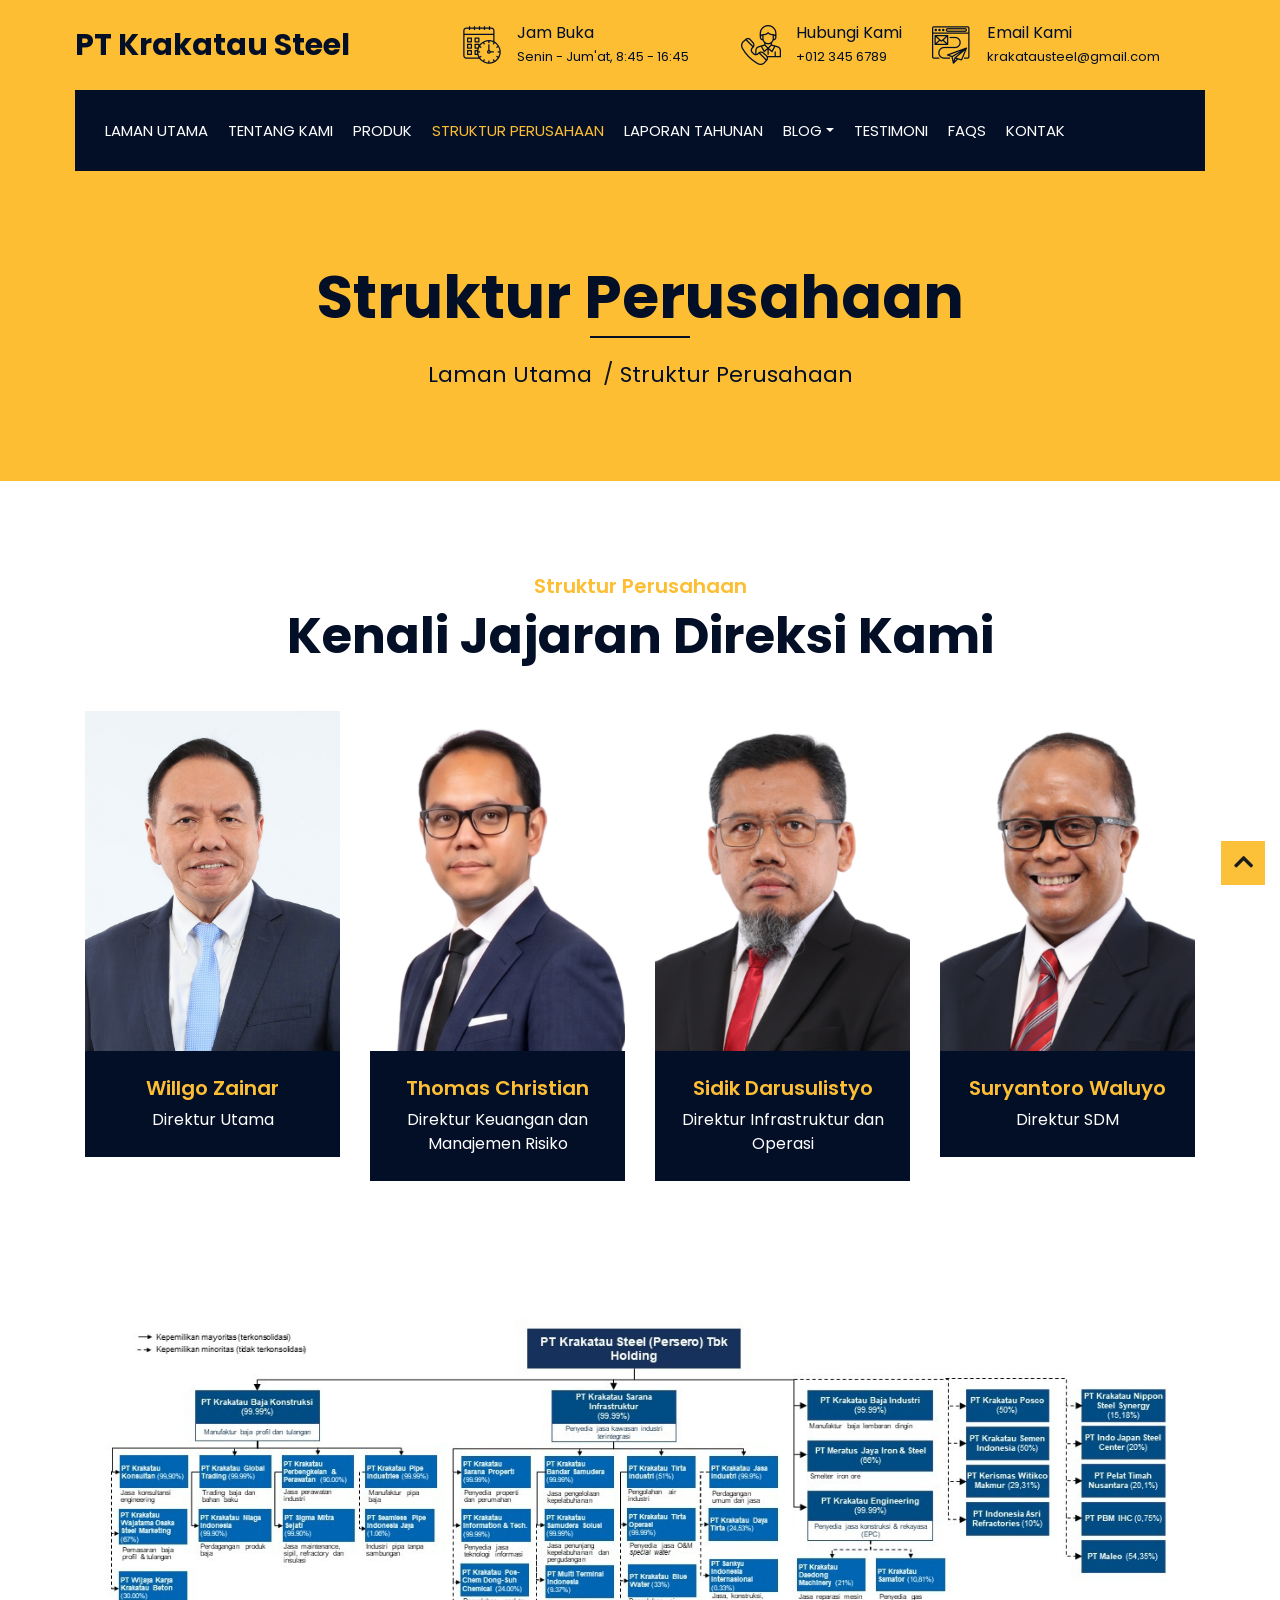
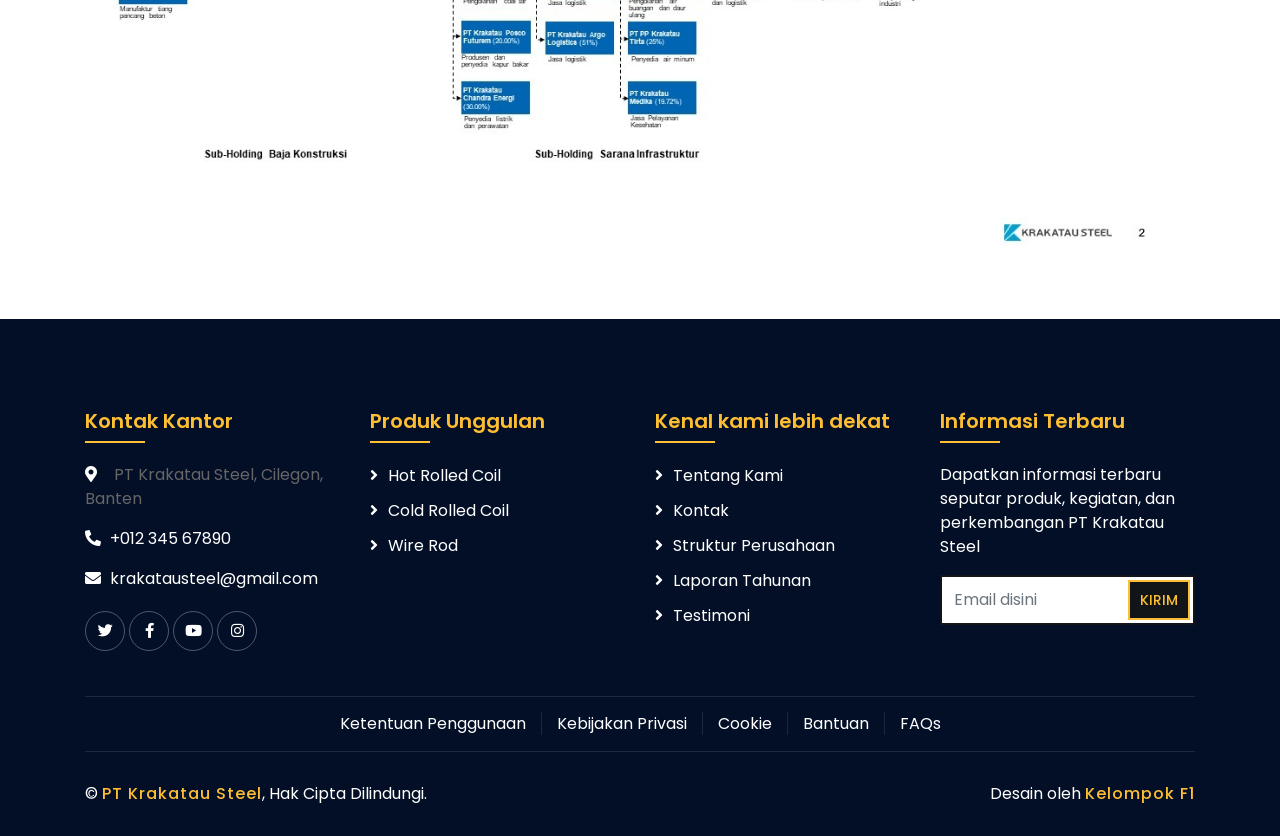
<file: team.html>
<!DOCTYPE html>
<html lang="en">
    <head>
        <meta charset="utf-8">
        <title>PT Krakatau Steel (Persero) Tbk</title>
        <meta content="width=device-width, initial-scale=1.0" name="viewport">
        <meta content="Construction Company Website Template" name="keywords">
        <meta content="Construction Company Website Template" name="description">

        <!-- Favicon -->
        <link href="img/favicon.ico" rel="icon">

        <!-- Google Font -->
        <link href="https://fonts.googleapis.com/css2?family=Poppins:wght@100;200;300;400;500;600;700;800;900&display=swap" rel="stylesheet">

        <!-- CSS Libraries -->
        <link href="https://stackpath.bootstrapcdn.com/bootstrap/4.4.1/css/bootstrap.min.css" rel="stylesheet">
        <link href="https://cdnjs.cloudflare.com/ajax/libs/font-awesome/5.10.0/css/all.min.css" rel="stylesheet">
        <link href="lib/flaticon/font/flaticon.css" rel="stylesheet"> 
        <link href="lib/animate/animate.min.css" rel="stylesheet">
        <link href="lib/owlcarousel/assets/owl.carousel.min.css" rel="stylesheet">
        <link href="lib/lightbox/css/lightbox.min.css" rel="stylesheet">
        <link href="lib/slick/slick.css" rel="stylesheet">
        <link href="lib/slick/slick-theme.css" rel="stylesheet">

        <!-- Template Stylesheet -->
        <link href="css/style.css" rel="stylesheet">
    </head>

    <body>
        <div class="wrapper">
            <!-- Top Bar Start -->
            <div class="top-bar">
                <div class="container-fluid">
                    <div class="row align-items-center">
                        <div class="col-lg-4 col-md-12">
                            <div class="logo">
                                <a href="index.html">
                                    <h1>PT Krakatau Steel</h1>
                                    <!-- <img src="img/logo.jpg" alt="Logo"> -->
                                </a>
                            </div>
                        </div>
                        <div class="col-lg-8 col-md-7 d-none d-lg-block">
                            <div class="row">
                                <div class="col-4">
                                    <div class="top-bar-item">
                                        <div class="top-bar-icon">
                                            <i class="flaticon-calendar"></i>
                                        </div>
                                        <div class="top-bar-text">
                                            <h3>Jam Buka</h3>
                                            <p>Senin - Jum'at, 8:45 - 16:45</p>
                                        </div>
                                    </div>
                                </div>
                                <div class="col-4">
                                    <div class="top-bar-item">
                                        <div class="top-bar-icon">
                                            <i class="flaticon-call"></i>
                                        </div>
                                        <div class="top-bar-text">
                                            <h3>Hubungi Kami</h3>
                                            <p>+012 345 6789</p>
                                        </div>
                                    </div>
                                </div>
                                <div class="col-4">
                                    <div class="top-bar-item">
                                        <div class="top-bar-icon">
                                            <i class="flaticon-send-mail"></i>
                                        </div>
                                        <div class="top-bar-text">
                                            <h3>Email Kami</h3>
                                            <p>krakatausteel@gmail.com</p>
                                        </div>
                                    </div>
                                </div>
                            </div>
                        </div>
                    </div>
                </div>
            </div>
            <!-- Top Bar End -->

            <!-- Nav Bar Start -->
            <div class="nav-bar">
                <div class="container-fluid">
                    <nav class="navbar navbar-expand-lg bg-dark navbar-dark">
                        <a href="#" class="navbar-brand">MENU</a>
                        <button type="button" class="navbar-toggler" data-toggle="collapse" data-target="#navbarCollapse">
                            <span class="navbar-toggler-icon"></span>
                        </button>

                        <div class="collapse navbar-collapse justify-content-between" id="navbarCollapse">
                            <div class="navbar-nav mr-auto">
                                <a href="index.html" class="nav-item nav-link">Laman Utama</a>
                                <a href="about.html" class="nav-item nav-link">Tentang Kami</a>
                                <a href="service.html" class="nav-item nav-link">Produk</a>
                                <a href="team.html" class="nav-item nav-link active">Struktur Perusahaan</a>
                                <a href="portfolio.html" class="nav-item nav-link">Laporan Tahunan</a>
                                <div class="nav-item dropdown">
                                    <a href="#" class="nav-link dropdown-toggle" data-toggle="dropdown">Blog</a>
                                    <div class="dropdown-menu">
                                        <a href="blog.html" class="dropdown-item">Berita</a>
                                        <a href="single.html" class="dropdown-item">Berita Terkini</a>
                                    </div>
                                </div>
                                <a href="testimoni.html" class="nav-item nav-link">Testimoni</a>
                                <a href="FAQs.html" class="nav-item nav-link">FAQs</a>
                                <a href="contact.html" class="nav-item nav-link">Kontak</a>
                            </div>
                            <div class="ml-auto">
                            </div>
                        </div>
                    </nav>
                </div>
            </div>
            <!-- Nav Bar End -->
            
            
            <!-- Page Header Start -->
            <div class="page-header">
                <div class="container">
                    <div class="row">
                        <div class="col-12">
                            <h2>Struktur Perusahaan</h2>
                        </div>
                        <div class="col-12">
                            <a href="index.html">Laman Utama</a>
                            <a href="">Struktur Perusahaan</a>
                        </div>
                    </div>
                </div>
            </div>
            <!-- Page Header End -->


            <!-- Team Start -->
            <div class="team">
                <div class="container">
                    <div class="section-header text-center">
                        <p>Struktur Perusahaan</p>
                        <h2>Kenali Jajaran Direksi Kami</h2>
                    </div>
                    <div class="row">
                        <div class="col-lg-3 col-md-6 wow fadeInUp" data-wow-delay="0.1s">
                            <div class="team-item">
                                <div class="team-img">
                                    <img src="img/DirekturUtama_Willgo Zainar.jpeg" alt="Team Image">
                                </div>
                                <div class="team-text">
                                    <h2>Willgo Zainar</h2>
                                    <p>Direktur Utama</p>
                                </div>
                            </div>
                        </div>
                        <div class="col-lg-3 col-md-6 wow fadeInUp" data-wow-delay="0.2s">
                            <div class="team-item">
                                <div class="team-img">
                                    <img src="img/DirekturKeuangandanManajemen Risiko_Thomas Christian.jpeg" alt="Team Image">
                                </div>
                                <div class="team-text">
                                    <h2>Thomas Christian</h2>
                                    <p>Direktur Keuangan dan Manajemen Risiko</p>
                                </div>
                            </div>
                        </div>
                        <div class="col-lg-3 col-md-6 wow fadeInUp" data-wow-delay="0.3s">
                            <div class="team-item">
                                <div class="team-img">
                                    <img src="img/Sidik Darusulistyo.jpg" alt="Team Image">
                                </div>
                                <div class="team-text">
                                    <h2>Sidik Darusulistyo</h2>
                                    <p>Direktur Infrastruktur dan Operasi</p>
                                </div>
                            </div>
                        </div>
                        <div class="col-lg-3 col-md-6 wow fadeInUp" data-wow-delay="0.4s">
                            <div class="team-item">
                                <div class="team-img">
                                    <img src="img/Suryantoro Waluyo.jpg" alt="Team Image">
                                </div>
                                <div class="team-text">
                                    <h2>Suryantoro Waluyo</h2>
                                    <p>Direktur SDM</p>
                                </div>
                            </div>
                        </div>
                        <div class="col-12 mt-4">
                            <div class="organizational-chart text-center">
                                <img src="img/struktur-perusahaan-krakatau.jpeg"
                                     alt="Bagan Struktur Perusahaan PT Krakatau Steel"
                                     class="img-fluid"
                                     style="width: 100%; height: auto; display: block;">
                            </div>
                        </div>
                    </div>
                </div>
            </div>
            <!-- Team End -->


            <!-- Footer Start -->
            <div class="footer wow fadeIn" data-wow-delay="0.3s">
                <div class="container">
                    <div class="row">
                        <div class="col-md-6 col-lg-3">
                            <div class="footer-contact">
                                <h2>Kontak Kantor</h2>
                               <p>
    <i class="fa fa-map-marker-alt"></i>
    <a href="https://maps.app.goo.gl/bndfQJQ7ya6FSc5C6"
       target="_blank"
       rel="noopener noreferrer">
       PT Krakatau Steel, Cilegon, Banten
    </a>
</p>
                                <p><i class="fa fa-phone-alt"></i>+012 345 67890</p>
                                <p><i class="fa fa-envelope"></i>krakatausteel@gmail.com</p>
                                <div class="footer-social">
                                    <a href="https://x.com/_krakatausteel"><i class="fab fa-twitter"></i></a>
                                    <a href="https://www.facebook.com/krakatausteelofficial"><i class="fab fa-facebook-f"></i></a>
                                    <a href="https://youtu.be/pQpBP32aEt4?si=clHkrDfRB2g0FMMq"><i class="fab fa-youtube"></i></a>
                                    <a href="https://www.instagram.com/krakatau.steel/"><i class="fab fa-instagram"></i></a>
                                </div>
                            </div>
                        </div>
                        <div class="col-md-6 col-lg-3">
                            <div class="footer-link">
                                <h2>Produk Unggulan</h2>
                                <a href="service.html">Hot Rolled Coil</a>
                                <a href="service.html">Cold Rolled Coil</a>
                                <a href="service.html">Wire Rod</a>
                            </div>
                        </div>
                        <div class="col-md-6 col-lg-3">
                            <div class="footer-link">
                                <h2>Kenal kami lebih dekat</h2>
                                <a href="about.html">Tentang Kami</a>
                                <a href="contact.html">Kontak</a>
                                <a href="team.html">Struktur Perusahaan</a>
                                <a href="portfolio.html">Laporan Tahunan</a>
                                <a href="testimoni.html">Testimoni</a>
                            </div>
                        </div>
                        <div class="col-md-6 col-lg-3">
                            <div class="newsletter">
                                <h2>Informasi Terbaru</h2>
                                <p>
                                    Dapatkan informasi terbaru seputar produk, kegiatan, dan perkembangan PT Krakatau Steel
                                </p>
                                <div class="form">
                                    <input class="form-control" placeholder="Email disini">
                                    <button class="btn">Kirim</button>
                                </div>
                            </div>
                        </div>
                    </div>
                </div>
                <div class="container footer-menu">
                    <div class="f-menu">
                        <a href="">Ketentuan Penggunaan</a>
                        <a href="">Kebijakan Privasi</a>
                        <a href="">Cookie</a>
                        <a href="contact.html">Bantuan</a>
                        <a href="FAQs.html">FAQs</a>
                    </div>
                </div>
                <div class="container copyright">
                    <div class="row">
                        <div class="col-md-6">
                            <p>&copy; <a href="#">PT Krakatau Steel</a>, Hak Cipta Dilindungi.</p>
                        </div>
                        <div class="col-md-6">
                            <p>Desain oleh <a href="https://htmlcodex.com">Kelompok F1</a></p>
                        </div>
                    </div>
                </div>
            </div>
            <!-- Footer End -->

            <a href="#" class="back-to-top"><i class="fa fa-chevron-up"></i></a>
        </div>

        <!-- JavaScript Libraries -->
        <script src="https://code.jquery.com/jquery-3.4.1.min.js"></script>
        <script src="https://stackpath.bootstrapcdn.com/bootstrap/4.4.1/js/bootstrap.bundle.min.js"></script>
        <script src="lib/easing/easing.min.js"></script>
        <script src="lib/wow/wow.min.js"></script>
        <script src="lib/owlcarousel/owl.carousel.min.js"></script>
        <script src="lib/isotope/isotope.pkgd.min.js"></script>
        <script src="lib/lightbox/js/lightbox.min.js"></script>
        <script src="lib/waypoints/waypoints.min.js"></script>
        <script src="lib/counterup/counterup.min.js"></script>
        <script src="lib/slick/slick.min.js"></script>

        <!-- Template Javascript -->
        <script src="js/main.js"></script>
    </body>
</html>
</file>
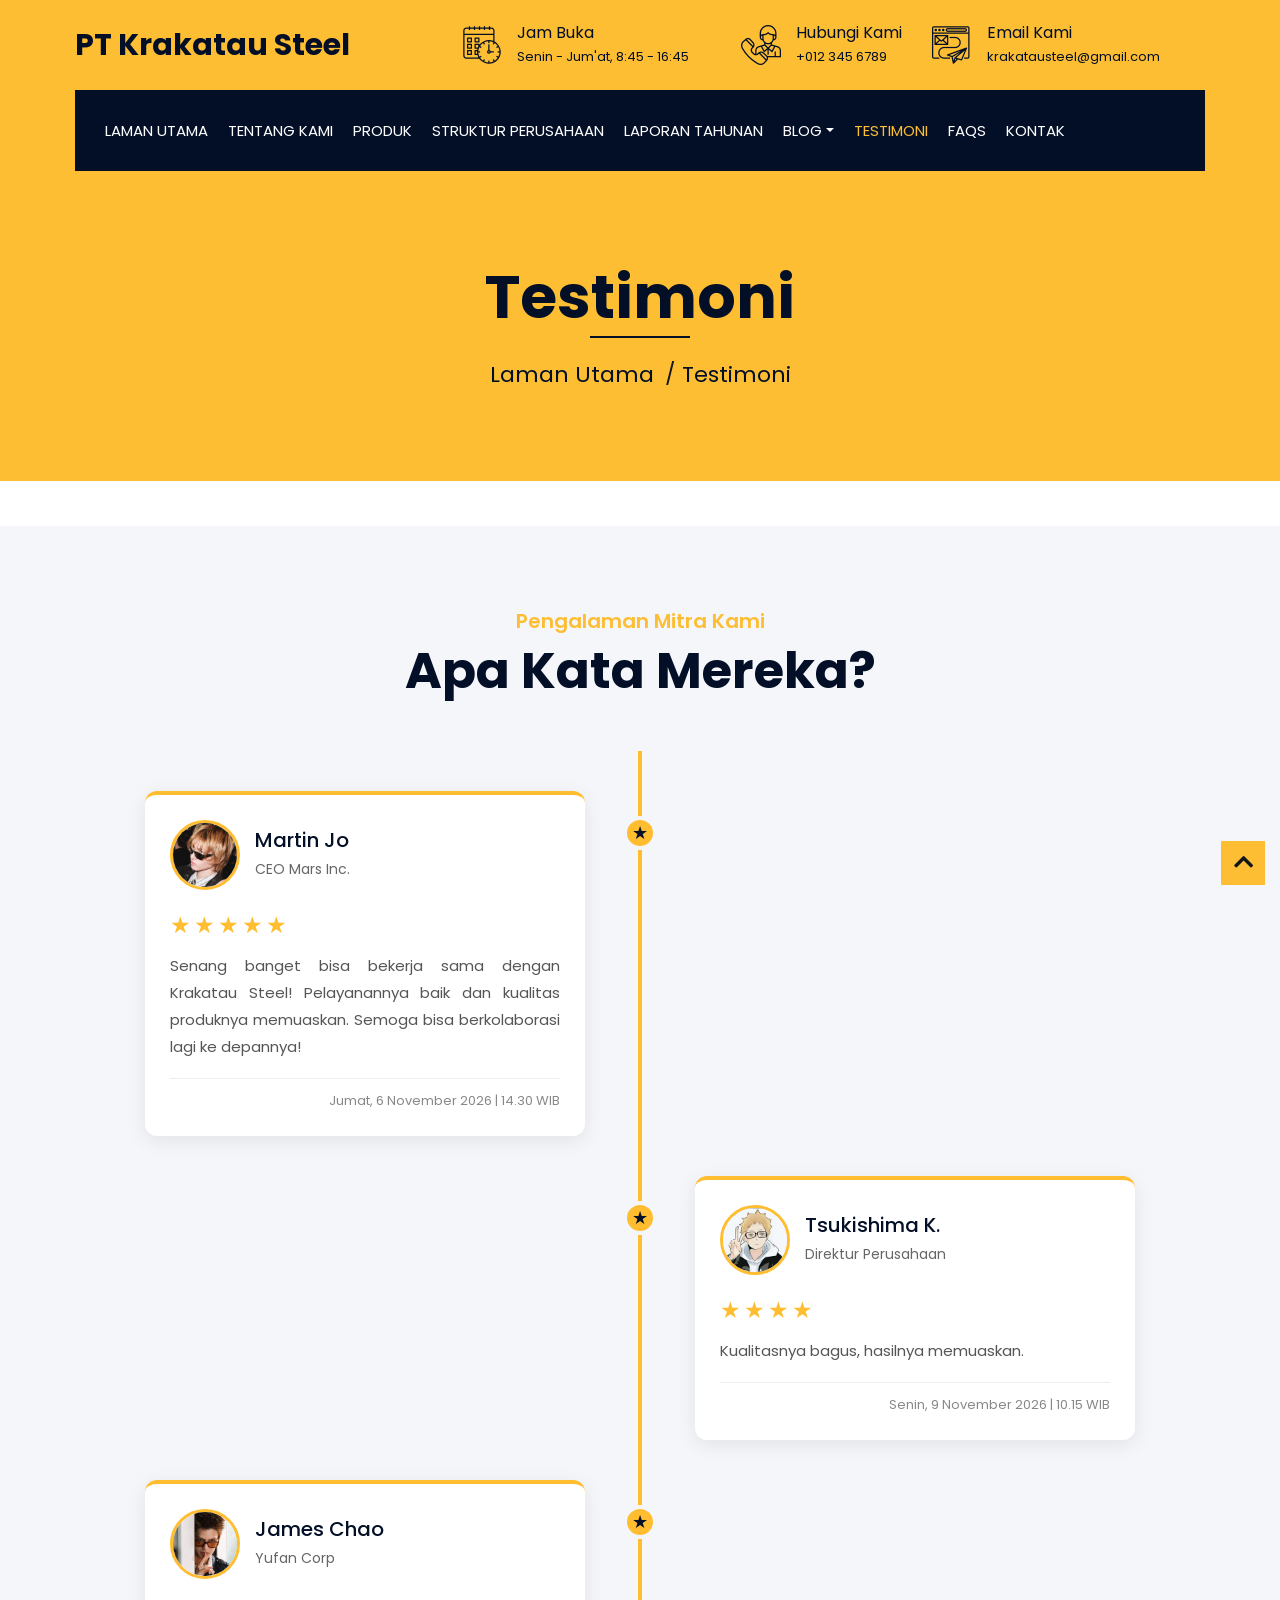
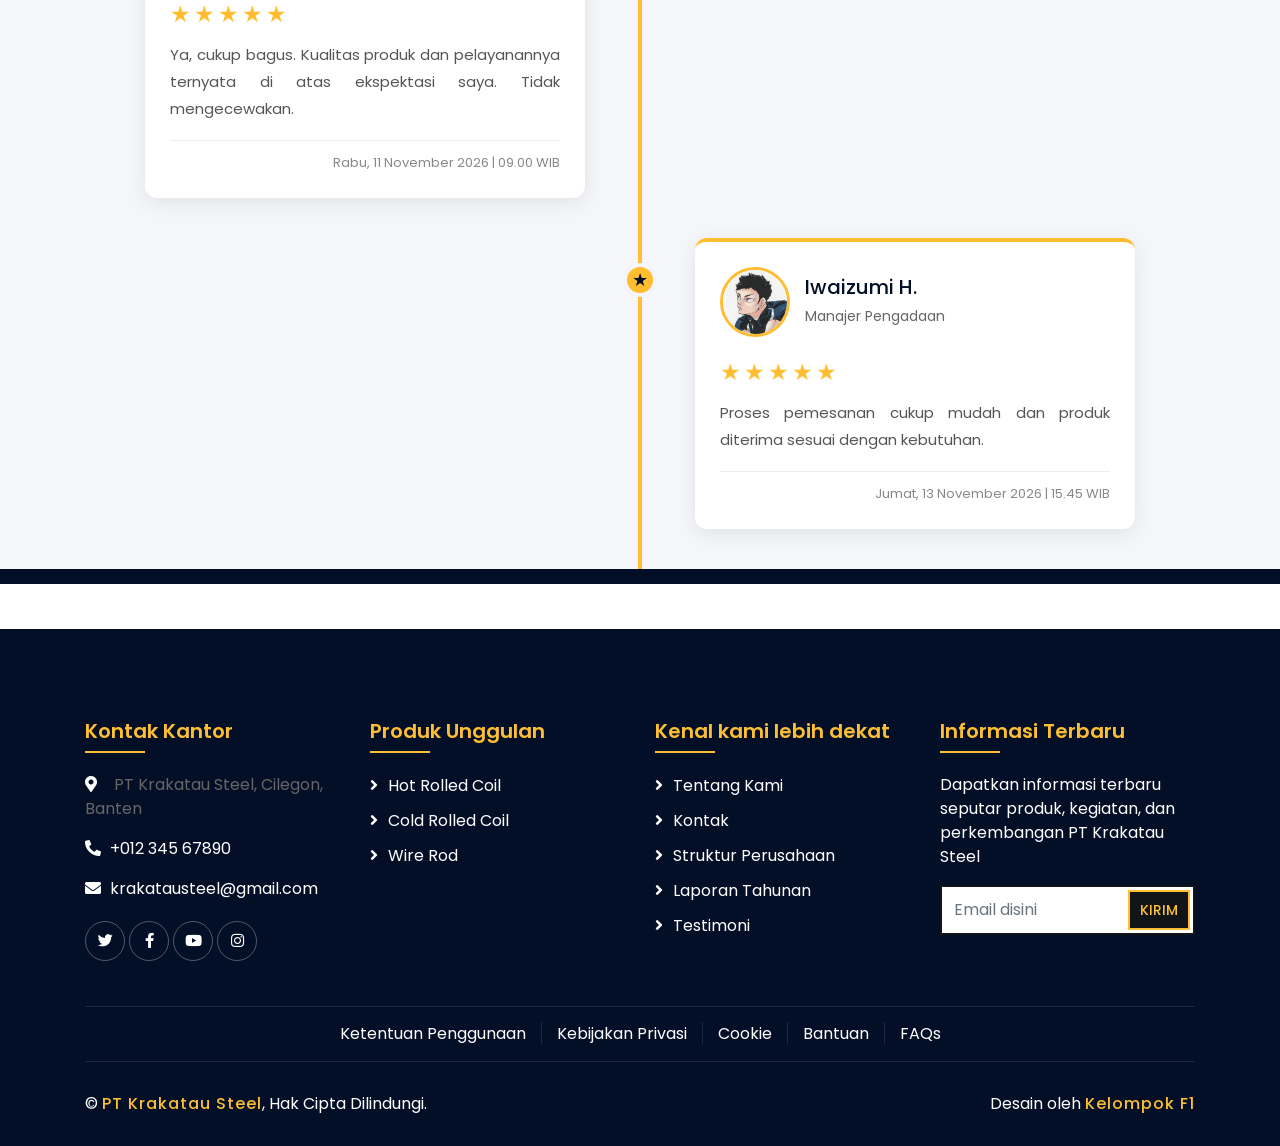
<file: testimoni.html>
<!DOCTYPE html>
<html lang="en">
    <head>
        <meta charset="utf-8">
        <title>PT Krakatau Steel (Persero) Tbk</title>
        <meta content="width=device-width, initial-scale=1.0" name="viewport">
        <meta content="Construction Company Website Template" name="keywords">
        <meta content="Construction Company Website Template" name="description">

        <!-- Favicon -->
        <link href="img/favicon.ico" rel="icon">

        <!-- Google Font -->
        <link href="https://fonts.googleapis.com/css2?family=Poppins:wght@100;200;300;400;500;600;700;800;900&display=swap" rel="stylesheet">

        <!-- CSS Libraries -->
        <link href="https://stackpath.bootstrapcdn.com/bootstrap/4.4.1/css/bootstrap.min.css" rel="stylesheet">
        <link href="https://cdnjs.cloudflare.com/ajax/libs/font-awesome/5.10.0/css/all.min.css" rel="stylesheet">
        <link href="lib/flaticon/font/flaticon.css" rel="stylesheet"> 
        <link href="lib/animate/animate.min.css" rel="stylesheet">
        <link href="lib/owlcarousel/assets/owl.carousel.min.css" rel="stylesheet">
        <link href="lib/lightbox/css/lightbox.min.css" rel="stylesheet">
        <link href="lib/slick/slick.css" rel="stylesheet">
        <link href="lib/slick/slick-theme.css" rel="stylesheet">

        <!-- Template Stylesheet -->
        <link href="css/style.css" rel="stylesheet">
    </head>

    <body>
        <div class="wrapper">
            <!-- Top Bar Start -->
            <div class="top-bar">
                <div class="container-fluid">
                    <div class="row align-items-center">
                        <div class="col-lg-4 col-md-12">
                            <div class="logo">
                                <a href="index.html">
                                    <h1>PT Krakatau Steel</h1>
                                    <!-- <img src="img/logo.jpg" alt="Logo"> -->
                                </a>
                            </div>
                        </div>
                        <div class="col-lg-8 col-md-7 d-none d-lg-block">
                            <div class="row">
                                <div class="col-4">
                                    <div class="top-bar-item">
                                        <div class="top-bar-icon">
                                            <i class="flaticon-calendar"></i>
                                        </div>
                                        <div class="top-bar-text">
                                            <h3>Jam Buka</h3>
                                            <p>Senin - Jum'at, 8:45 - 16:45</p>
                                        </div>
                                    </div>
                                </div>
                                <div class="col-4">
                                    <div class="top-bar-item">
                                        <div class="top-bar-icon">
                                            <i class="flaticon-call"></i>
                                        </div>
                                        <div class="top-bar-text">
                                            <h3>Hubungi Kami</h3>
                                            <p>+012 345 6789</p>
                                        </div>
                                    </div>
                                </div>
                                <div class="col-4">
                                    <div class="top-bar-item">
                                        <div class="top-bar-icon">
                                            <i class="flaticon-send-mail"></i>
                                        </div>
                                        <div class="top-bar-text">
                                            <h3>Email Kami</h3>
                                            <p>krakatausteel@gmail.com</p>
                                        </div>
                                    </div>
                                </div>
                            </div>
                        </div>
                    </div>
                </div>
            </div>
            <!-- Top Bar End -->
             
            <!-- Nav Bar Start -->
            <div class="nav-bar">
                <div class="container-fluid">
                    <nav class="navbar navbar-expand-lg bg-dark navbar-dark">
                        <a href="#" class="navbar-brand">MENU</a>
                        <button type="button" class="navbar-toggler" data-toggle="collapse" data-target="#navbarCollapse">
                            <span class="navbar-toggler-icon"></span>
                        </button>

                        <div class="collapse navbar-collapse justify-content-between" id="navbarCollapse">
                            <div class="navbar-nav mr-auto">
                                <a href="index.html" class="nav-item nav-link">Laman Utama</a>
                                <a href="about.html" class="nav-item nav-link">Tentang Kami</a>
                                <a href="service.html" class="nav-item nav-link">Produk</a>
                                <a href="team.html" class="nav-item nav-link">Struktur Perusahaan</a>
                                <a href="portfolio.html" class="nav-item nav-link">Laporan Tahunan</a>
                                <div class="nav-item dropdown">
                                    <a href="#" class="nav-link dropdown-toggle" data-toggle="dropdown">Blog</a>
                                    <div class="dropdown-menu">
                                        <a href="blog.html" class="dropdown-item">Berita</a>
                                        <a href="single.html" class="dropdown-item">Berita Terkini</a>
                                    </div>
                                </div>
                                <a href="testimoni.html" class="nav-item nav-link active">Testimoni</a>
                                <a href="FAQs.html" class="nav-item nav-link">FAQs</a>
                                <a href="contact.html" class="nav-item nav-link">Kontak</a>
                            </div>
                            <div class="ml-auto">
                            </div>
                        </div>
                    </nav>
                </div>
            </div>
            <!-- Nav Bar End -->
            
            
<!-- Page Header Start -->
<div class="page-header">
    <div class="container">
        <div class="row">
            <div class="col-12">
                <h2>Testimoni</h2>
            </div>
            <div class="col-12">
                <a href="index.html">Laman Utama</a>
                <a href="testimoni.html">Testimoni</a>
            </div>
        </div>
    </div>
</div>
<!-- Page Header End -->

<!-- Testimoni Timeline Start -->
<div class="testimonial-section">
    <div class="container">

        <div class="section-header text-center">
            <p>Pengalaman Mitra Kami</p>
            <h2>Apa Kata Mereka?</h2>
        </div>

        <div class="testimonial-timeline">

            <!-- Testimoni 1 - Kiri -->
            <div class="testimonial-item left">
                <div class="testimonial-card">
                    <div class="testimonial-profile">
                        <img src="img/maaaartiin.jpg" alt="Martin Jo">
                        <div>
                            <h3>Martin Jo</h3>
                            <span>CEO Mars Inc.</span>
                        </div>
                    </div>

                    <div class="testimonial-stars">★★★★★</div>

                    <p class="testimonial-message">
                        Senang banget bisa bekerja sama dengan Krakatau Steel!
                        Pelayanannya baik dan kualitas produknya memuaskan.
                        Semoga bisa berkolaborasi lagi ke depannya!
                    </p>

                    <div class="testimonial-date">
                        Jumat, 6 November 2026 | 14.30 WIB
                    </div>
                </div>

                <div class="timeline-star">★</div>
            </div>


            <!-- Testimoni 2 - Kanan -->
            <div class="testimonial-item right">
                <div class="testimonial-card">
                    <div class="testimonial-profile">
                        <img src="img/tsukki.jpg" alt="Mitra 2">
                        <div>
                            <h3>Tsukishima K.</h3>
                            <span>Direktur Perusahaan</span>
                        </div>
                    </div>

                    <div class="testimonial-stars">★★★★</div>

                    <p class="testimonial-message">
                        Kualitasnya bagus, hasilnya memuaskan.
                    </p>

                    <div class="testimonial-date">
                        Senin, 9 November 2026 | 10.15 WIB
                    </div>
                </div>

                <div class="timeline-star">★</div>
            </div>


            <!-- Testimoni 3 - Kiri -->
            <div class="testimonial-item left">
                <div class="testimonial-card">
                    <div class="testimonial-profile">
                        <img src="img/jaamie.jpg" alt="Mitra 3">
                        <div>
                            <h3>James Chao</h3>
                            <span>Yufan Corp</span>
                        </div>
                    </div>

                    <div class="testimonial-stars">★★★★★</div>

                    <p class="testimonial-message">
                        Ya, cukup bagus. Kualitas produk dan pelayanannya ternyata di atas ekspektasi saya. Tidak mengecewakan.
                    </p>

                    <div class="testimonial-date">
                        Rabu, 11 November 2026 | 09.00 WIB
                    </div>
                </div>

                <div class="timeline-star">★</div>
            </div>


            <!-- Testimoni 4 - Kanan -->
            <div class="testimonial-item right">
                <div class="testimonial-card">
                    <div class="testimonial-profile">
                        <img src="img/iwachan.jpg" alt="Mitra 4">
                        <div>
                            <h3>Iwaizumi H.</h3>
                            <span>Manajer Pengadaan</span>
                        </div>
                    </div>

                    <div class="testimonial-stars">★★★★★</div>

                    <p class="testimonial-message">
                        Proses pemesanan cukup mudah dan produk diterima sesuai dengan kebutuhan.
                    </p>

                    <div class="testimonial-date">
                        Jumat, 13 November 2026 | 15.45 WIB
                    </div>
                </div>

                <div class="timeline-star">★</div>
            </div>

        </div>
    </div>
</div>
<!-- Testimoni Timeline End -->
        
             <div class="faq-divider"></div>


            <!-- Footer Start -->
            <div class="footer wow fadeIn" data-wow-delay="0.3s">
                <div class="container">
                    <div class="row">
                        <div class="col-md-6 col-lg-3">
                            <div class="footer-contact">
                                <h2>Kontak Kantor</h2>
                               <p>
    <i class="fa fa-map-marker-alt"></i>
    <a href="https://maps.app.goo.gl/bndfQJQ7ya6FSc5C6"
       target="_blank"
       rel="noopener noreferrer">
       PT Krakatau Steel, Cilegon, Banten
    </a>
</p>
                                <p><i class="fa fa-phone-alt"></i>+012 345 67890</p>
                                <p><i class="fa fa-envelope"></i>krakatausteel@gmail.com</p>
                                <div class="footer-social">
                                    <a href="https://x.com/_krakatausteel"><i class="fab fa-twitter"></i></a>
                                    <a href="https://www.facebook.com/krakatausteelofficial"><i class="fab fa-facebook-f"></i></a>
                                    <a href="https://youtu.be/pQpBP32aEt4?si=clHkrDfRB2g0FMMq"><i class="fab fa-youtube"></i></a>
                                    <a href="https://www.instagram.com/krakatau.steel/"><i class="fab fa-instagram"></i></a>
                                </div>
                            </div>
                        </div>
                        <div class="col-md-6 col-lg-3">
                            <div class="footer-link">
                                <h2>Produk Unggulan</h2>
                                <a href="service.html">Hot Rolled Coil</a>
                                <a href="service.html">Cold Rolled Coil</a>
                                <a href="service.html">Wire Rod</a>
                            </div>
                        </div>
                        <div class="col-md-6 col-lg-3">
                            <div class="footer-link">
                                <h2>Kenal kami lebih dekat</h2>
                                <a href="about.html">Tentang Kami</a>
                                <a href="contact.html">Kontak</a>
                                <a href="team.html">Struktur Perusahaan</a>
                                <a href="portfolio.html">Laporan Tahunan</a>
                                <a href="testimoni.html">Testimoni</a>
                            </div>
                        </div>
                        <div class="col-md-6 col-lg-3">
                            <div class="newsletter">
                                <h2>Informasi Terbaru</h2>
                                <p>
                                    Dapatkan informasi terbaru seputar produk, kegiatan, dan perkembangan PT Krakatau Steel
                                </p>
                                <div class="form">
                                    <input class="form-control" placeholder="Email disini">
                                    <button class="btn">Kirim</button>
                                </div>
                            </div>
                        </div>
                    </div>
                </div>
                <div class="container footer-menu">
                    <div class="f-menu">
                        <a href="">Ketentuan Penggunaan</a>
                        <a href="">Kebijakan Privasi</a>
                        <a href="">Cookie</a>
                        <a href="contact.html">Bantuan</a>
                        <a href="FAQs.html">FAQs</a>
                    </div>
                </div>
                <div class="container copyright">
                    <div class="row">
                        <div class="col-md-6">
                            <p>&copy; <a href="#">PT Krakatau Steel</a>, Hak Cipta Dilindungi.</p>
                        </div>
                        <div class="col-md-6">
                            <p>Desain oleh <a href="https://htmlcodex.com">Kelompok F1</a></p>
                        </div>
                    </div>
                </div>
            </div>
            <!-- Footer End -->

            <a href="#" class="back-to-top"><i class="fa fa-chevron-up"></i></a>
        </div>

        <!-- JavaScript Libraries -->
        <script src="https://code.jquery.com/jquery-3.4.1.min.js"></script>
        <script src="https://stackpath.bootstrapcdn.com/bootstrap/4.4.1/js/bootstrap.bundle.min.js"></script>
        <script src="lib/easing/easing.min.js"></script>
        <script src="lib/wow/wow.min.js"></script>
        <script src="lib/owlcarousel/owl.carousel.min.js"></script>
        <script src="lib/isotope/isotope.pkgd.min.js"></script>
        <script src="lib/lightbox/js/lightbox.min.js"></script>
        <script src="lib/waypoints/waypoints.min.js"></script>
        <script src="lib/counterup/counterup.min.js"></script>
        <script src="lib/slick/slick.min.js"></script>

        <!-- Template Javascript -->
        <script src="js/main.js"></script>
    </body>
</html>
</file>
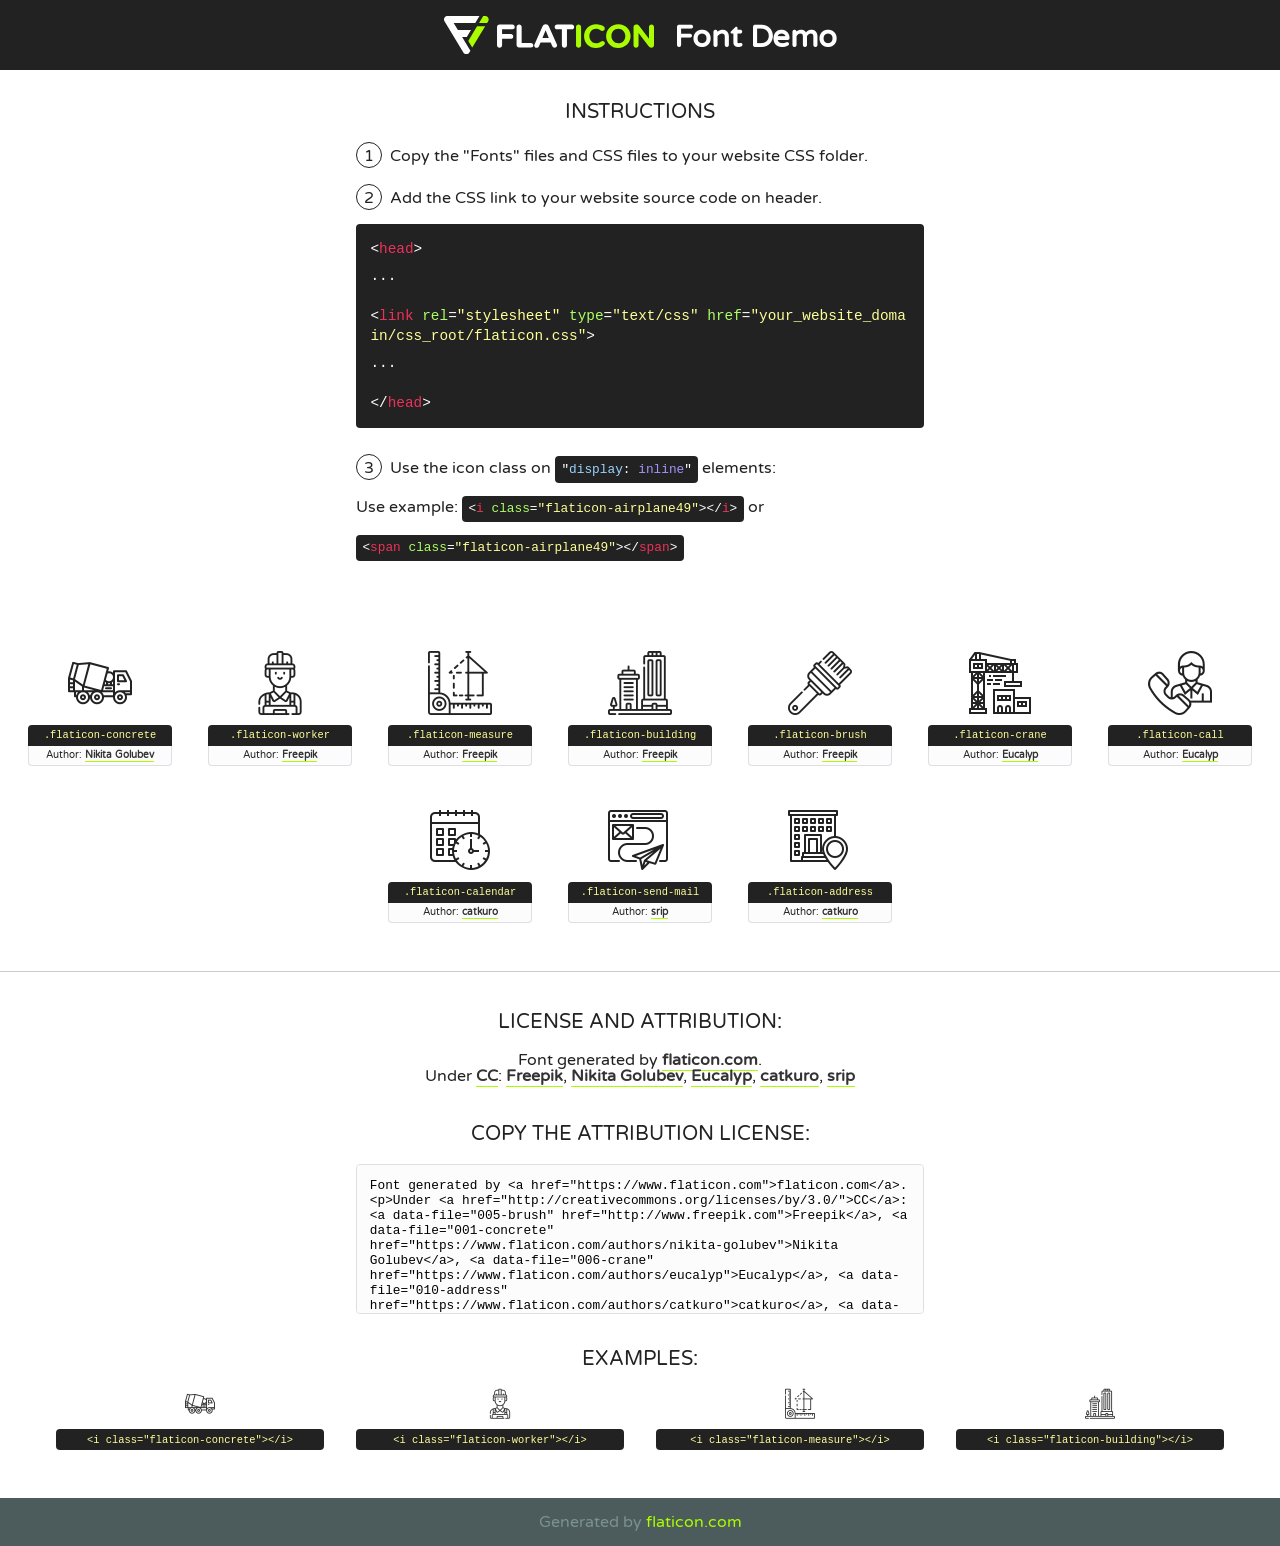
<file: lib/flaticon/font/flaticon.html>
<!DOCTYPE html>
<!--
  Flaticon icon font: Flaticon
  Creation date: 23/08/2020 07:24
-->
<html>
<!DOCTYPE html>
<html>

<head>
    <title>Flaticon WebFont</title>
    <link href="http://fonts.googleapis.com/css?family=Varela+Round" rel="stylesheet" type="text/css" />
    <link rel="stylesheet" type="text/css" href="flaticon.css">
    <meta charset="UTF-8">
    <style>
    html, body, div, span, applet, object, iframe,
    h1, h2, h3, h4, h5, h6, p, blockquote, pre,
    a, abbr, acronym, address, big, cite, code,
    del, dfn, em, img, ins, kbd, q, s, samp,
    small, strike, strong, sub, sup, tt, var,
    b, u, i, center,
    dl, dt, dd, ol, ul, li,
    fieldset, form, label, legend,
    table, caption, tbody, tfoot, thead, tr, th, td,
    article, aside, canvas, details, embed, 
    figure, figcaption, footer, header, hgroup, 
    menu, nav, output, ruby, section, summary,
    time, mark, audio, video {
        margin: 0;
        padding: 0;
        border: 0;
        font-size: 100%;
        font: inherit;
        vertical-align: baseline;
    }
    /* HTML5 display-role reset for older browsers */
    article, aside, details, figcaption, figure, 
    footer, header, hgroup, menu, nav, section {
        display: block;
    }
    body {
        line-height: 1;
    }
    ol, ul {
        list-style: none;
    }
    blockquote, q {
        quotes: none;
    }
    blockquote:before, blockquote:after,
    q:before, q:after {
        content: '';
        content: none;
    }
    table {
        border-collapse: collapse;
        border-spacing: 0;
    }
    body {
        font-family: 'Varela Round', Helvetica, Arial, sans-serif;
        font-size: 16px;
        color: #222;
    }
    a {
        color: #333;
        border-bottom: 1px solid #a9fd00;
        font-weight: bold;
        text-decoration: none;
    }
    * {
        -moz-box-sizing: border-box;
        -webkit-box-sizing: border-box;
        box-sizing: border-box;
        margin: 0;
        padding: 0;
    }
    [class^="flaticon-"]:before, [class*=" flaticon-"]:before, [class^="flaticon-"]:after, [class*=" flaticon-"]:after {
        font-family: Flaticon;
        font-size: 30px;
        font-style: normal;
        margin-left: 20px;
        color: #333;
    }
    .wrapper {
        max-width: 600px;
        margin: auto;
        padding: 0 1em;
    }
    .title {
        font-size: 1.25em;
        text-align: center;
        margin-bottom: 1em;
        text-transform: uppercase;
    }
    header {
        text-align: center;
        background-color: #222;
        color: #fff;
        padding: 1em;
    }
    header .logo {
        width: 210px;
        height: 38px;
        display: inline-block;
        vertical-align: middle;
        margin-right: 1em;
        border: none;
    }
    header strong {
        font-size: 1.95em;
        font-weight: bold;
        vertical-align: middle;
        margin-top: 5px;
        display: inline-block;
    }
    .demo {
        margin: 2em auto;
        line-height: 1.25em;
    }
    .demo ul li {
        margin-bottom: 1em;
    }
    .demo ul li .num {
        color: #222;
        border-radius: 20px;
        display: inline-block;
        width: 26px;
        padding: 3px;
        height: 26px;
        text-align: center;
        margin-right: 0.5em;
        border: 1px solid #222;
    }
    .demo ul li code {
        background-color: #222;
        border-radius: 4px;
        padding: 0.25em 0.5em;
        display: inline-block;
        color: #fff;
        font-family: Consolas,Monaco,Lucida Console,Liberation Mono,DejaVu Sans Mono,Bitstream Vera Sans Mono,Courier New, monospace;
        font-weight: lighter;
        margin-top: 1em;
        font-size: 0.8em;
        word-break: break-all;
    }
    .demo ul li code.big {
        padding: 1em;
        font-size: 0.9em;
    }
    .demo ul li code .red {
        color: #EF3159;
    }
    .demo ul li code .green {
        color: #ACFF65;
    }
    .demo ul li code .yellow {
        color: #FFFF99;
    }
    .demo ul li code .blue {
        color: #99D3FF;
    }
    .demo ul li code .purple {
        color: #A295FF;
    }
    .demo ul li code .dots {
        margin-top: 0.5em;
        display: block;
    }
    #glyphs {
        border-bottom: 1px solid #ccc;
        padding: 2em 0;
        text-align: center;
    }
    .glyph {
        display: inline-block;
        width: 9em;
        margin: 1em;
        text-align: center;
        vertical-align: top;
        background: #FFF;
    }
    .glyph .glyph-icon {
        padding: 10px;
        display: block;
        font-family:"Flaticon";
        font-size: 64px;
        line-height: 1;
    }
    .glyph .glyph-icon:before {
        font-size: 64px;
        color: #222;
        margin-left: 0;
    }
    .class-name {
        font-size: 0.65em;
        background-color: #222;
        color: #fff;
        border-radius: 4px 4px 0 0;
        padding: 0.5em;
        color: #FFFF99;
        font-family: Consolas,Monaco,Lucida Console,Liberation Mono,DejaVu Sans Mono,Bitstream Vera Sans Mono,Courier New, monospace;
    }
    .author-name {
        font-size: 0.6em;
        background-color: #fcfcfd;
        border: 1px solid #DEDEE4;
        border-top: 0;
        border-radius: 0 0 4px 4px;
        padding: 0.5em;
    }
    .class-name:last-child {
        font-size: 10px;
        color:#888;
    }
    .class-name:last-child a {
        font-size: 10px;
        color:#555;
    }
    .class-name:last-child a:hover {
        color:#a9fd00;
    }
    .glyph > input {
        display: block;
        width: 100px;
        margin: 5px auto;
        text-align: center;
        font-size: 12px;
        cursor: text;
    }
    .glyph > input.icon-input {
        font-family:"Flaticon";
        font-size: 16px;
        margin-bottom: 10px;
    }
    .attribution .title {
        margin-top: 2em;
    }
    .attribution textarea {
        background-color: #fcfcfd;
        padding: 1em;
        border: none;
        box-shadow: none;
        border: 1px solid #DEDEE4;
        border-radius: 4px;
        resize: none;
        width: 100%;
        height: 150px;
        font-size: 0.8em;
        font-family: Consolas,Monaco,Lucida Console,Liberation Mono,DejaVu Sans Mono,Bitstream Vera Sans Mono,Courier New, monospace;
        -webkit-appearance: none;
    }
    .iconsuse {
        margin: 2em auto;
        text-align: center;
        max-width: 1200px;
    }
    .iconsuse:after {
        content: '';
        display: table;
        clear: both;
    }
    .iconsuse .image {
        float: left;
        width: 25%;
        padding: 0 1em;
    }
    .iconsuse .image p {
        margin-bottom: 1em;
    }
    .iconsuse .image span {
        display: block;
        font-size: 0.65em;
        background-color: #222;
        color: #fff;
        border-radius: 4px;
        padding: 0.5em;
        color: #FFFF99;
        margin-top: 1em;
        font-family: Consolas,Monaco,Lucida Console,Liberation Mono,DejaVu Sans Mono,Bitstream Vera Sans Mono,Courier New, monospace;
    }
    #footer {
        text-align: center;
        background-color: #4C5B5C;
        color: #7c9192;
        padding: 1em;
    }
    #footer a {
        border: none;
        color: #a9fd00;
        font-weight: normal;
    }
    @media (max-width: 960px) {
        .iconsuse .image {
            width: 50%;
        }
    }
    @media (max-width: 560px) {
        .iconsuse .image {
            width: 100%;
        }
    }
    </style>
</head>

<body class="characters-off">

    <header>
        <a href="https://www.flaticon.com" target="_blank" class="logo">
            <svg version="1.1" xmlns="http://www.w3.org/2000/svg" xmlns:xlink="http://www.w3.org/1999/xlink" xmlns:a="http://ns.adobe.com/AdobeSVGViewerExtensions/3.0/" viewBox="0 0 560.875 102.036" enable-background="new 0 0 560.875 102.036" xml:space="preserve">
                <defs>
                </defs>
                <g>
                    <g class="letters">
                        <path fill="#ffffff" d="M141.596,29.675c0-3.777,2.985-6.767,6.764-6.767h34.438c3.426,0,6.15,2.728,6.15,6.15
                        c0,3.43-2.724,6.149-6.15,6.149h-27.674v13.091h23.719c3.429,0,6.151,2.724,6.151,6.15c0,3.43-2.723,6.149-6.151,6.149h-23.719
                        v17.574c0,3.773-2.986,6.761-6.764,6.761c-3.779,0-6.764-2.989-6.764-6.761V29.675z"></path>
                        <path fill="#ffffff" d="M193.844,29.149c0-3.781,2.985-6.767,6.764-6.767c3.776,0,6.763,2.985,6.763,6.767v42.957h25.039
                        c3.426,0,6.149,2.726,6.149,6.153c0,3.425-2.723,6.15-6.149,6.15h-31.802c-3.779,0-6.764-2.986-6.764-6.768V29.149z"></path>
                        <path fill="#ffffff" d="M241.891,75.71l21.438-48.407c1.492-3.341,4.215-5.357,7.906-5.357h0.792
                        c3.686,0,6.323,2.017,7.815,5.357l21.439,48.407c0.436,0.967,0.701,1.845,0.701,2.723c0,3.602-2.809,6.501-6.414,6.501
                        c-3.161,0-5.269-1.845-6.499-4.655l-4.132-9.661h-27.059l-4.301,10.102c-1.144,2.631-3.426,4.214-6.237,4.214
                        c-3.517,0-6.24-2.81-6.24-6.325C241.1,77.64,241.451,76.677,241.891,75.71z M279.932,58.666l-8.521-20.297l-8.526,20.297H279.932
                        z"></path>
                        <path fill="#ffffff" d="M314.864,35.387H301.86c-3.429,0-6.239-2.813-6.239-6.238c0-3.429,2.811-6.24,6.239-6.24h39.533
                        c3.426,0,6.237,2.811,6.237,6.24c0,3.425-2.811,6.238-6.237,6.238h-13.001v42.785c0,3.773-2.99,6.761-6.764,6.761
                        c-3.779,0-6.764-2.989-6.764-6.761V35.387z"></path>
                        <path fill="#A9FD00" d="M352.615,29.149c0-3.781,2.985-6.767,6.767-6.767c3.774,0,6.761,2.985,6.761,6.767v49.024
                        c0,3.773-2.987,6.761-6.761,6.761c-3.781,0-6.767-2.989-6.767-6.761V29.149z"></path>
                        <path fill="#A9FD00" d="M374.132,53.836v-0.179c0-17.481,13.178-31.801,32.065-31.801c9.22,0,15.459,2.458,20.557,6.238
                        c1.402,1.054,2.637,2.985,2.637,5.357c0,3.692-2.985,6.59-6.681,6.59c-1.845,0-3.071-0.702-4.044-1.319
                        c-3.776-2.813-7.729-4.393-12.562-4.393c-10.364,0-17.831,8.611-17.831,19.154v0.173c0,10.542,7.291,19.329,17.831,19.329
                        c5.715,0,9.492-1.756,13.359-4.834c1.049-0.874,2.458-1.491,4.039-1.491c3.429,0,6.325,2.813,6.325,6.236
                        c0,2.106-1.056,3.78-2.282,4.834c-5.539,4.834-12.036,7.733-21.878,7.733C387.572,85.464,374.132,71.493,374.132,53.836z"></path>
                        <path fill="#A9FD00" d="M433.009,53.836v-0.179c0-17.481,13.79-31.801,32.766-31.801c18.981,0,32.592,14.143,32.592,31.628v0.173
                        c0,17.483-13.785,31.807-32.769,31.807C446.625,85.464,433.009,71.32,433.009,53.836z M484.224,53.836v-0.179
                        c0-10.539-7.725-19.326-18.626-19.326c-10.893,0-18.449,8.611-18.449,19.154v0.173c0,10.542,7.73,19.329,18.626,19.329
                        C476.676,72.986,484.224,64.378,484.224,53.836z"></path>
                        <path fill="#A9FD00" d="M506.233,29.321c0-3.774,2.99-6.763,6.767-6.763h1.401c3.252,0,5.183,1.583,7.029,3.953l26.093,34.265
                        V29.059c0-3.692,2.99-6.677,6.681-6.677c3.683,0,6.671,2.985,6.671,6.677v48.934c0,3.78-2.987,6.765-6.764,6.765h-0.436
                        c-3.257,0-5.188-1.581-7.034-3.953l-27.056-35.492v32.944c0,3.687-2.985,6.676-6.678,6.676c-3.683,0-6.673-2.989-6.673-6.676
                        V29.321z"></path>
                    </g>
                    <g class="insignia">
                        <path fill="#ffffff" d="M48.372,56.137h12.517l11.156-18.537H37.186L25.688,18.539h57.825L94.668,0H9.271
                        C5.925,0,2.842,1.801,1.198,4.716c-1.644,2.907-1.593,6.482,0.134,9.343l50.38,83.501c1.678,2.781,4.689,4.476,7.938,4.476
                        c3.246,0,6.257-1.695,7.935-4.476l2.898-4.804L48.372,56.137z"></path>
                        <g class="i">
                            <path fill="#A9FD00" d="M93.575,18.539h0.031v0.004l21.652,0.004l2.705-4.488c1.727-2.861,1.778-6.436,0.133-9.343
                            C116.454,1.801,113.371,0,110.026,0h-5.294L93.575,18.539z"></path>
                            <polygon fill="#A9FD00" points="88.291,27.356 64.725,66.486 75.519,84.404 109.942,27.356"></polygon>
                        </g>
                    </g>
                </g>
            </svg>
        </a>
        <strong>Font Demo</strong>
    </header>


    <section class="demo wrapper">

        <p class="title">Instructions</p>

        <ul>
            <li>
                <span class="num">1</span>Copy the "Fonts" files and CSS files to your website CSS folder.
            </li>
            <li>
                <span class="num">2</span>Add the CSS link to your website source code on header.
                <code class="big">
                    &lt;<span class="red">head</span>&gt;
                    <br/><span class="dots">...</span>
                    <br/>&lt;<span class="red">link</span> <span class="green">rel</span>=<span class="yellow">"stylesheet"</span> <span class="green">type</span>=<span class="yellow">"text/css"</span> <span class="green">href</span>=<span class="yellow">"your_website_domain/css_root/flaticon.css"</span>&gt;
                    <br/><span class="dots">...</span>
                    <br/>&lt;/<span class="red">head</span>&gt;
                </code>
            </li>

            <li>
                <p>
                    <span class="num">3</span>Use the icon class on <code>"<span class="blue">display</span>:<span class="purple"> inline</span>"</code> elements:
                    <br />
                    Use example: <code>&lt;<span class="red">i</span> <span class="green">class</span>=<span class="yellow">&quot;flaticon-airplane49&quot;</span>&gt;&lt;/<span class="red">i</span>&gt;</code> or <code>&lt;<span class="red">span</span> <span class="green">class</span>=<span class="yellow">&quot;flaticon-airplane49&quot;</span>&gt;&lt;/<span class="red">span</span>&gt;</code>
            </li>
        </ul>

    </section>




   <section id="glyphs">          
    
      
        <div class="glyph"><div class="glyph-icon flaticon-concrete"></div>
            <div class="class-name">.flaticon-concrete</div>
            <div class="author-name">Author: <a data-file="001-concrete" href="https://www.flaticon.com/authors/nikita-golubev">Nikita Golubev</a> </div> 
        </div>        
        
        <div class="glyph"><div class="glyph-icon flaticon-worker"></div>
            <div class="class-name">.flaticon-worker</div>
            <div class="author-name">Author: <a data-file="002-worker" href="http://www.freepik.com">Freepik</a> </div> 
        </div>        
        
        <div class="glyph"><div class="glyph-icon flaticon-measure"></div>
            <div class="class-name">.flaticon-measure</div>
            <div class="author-name">Author: <a data-file="003-measure" href="http://www.freepik.com">Freepik</a> </div> 
        </div>        
        
        <div class="glyph"><div class="glyph-icon flaticon-building"></div>
            <div class="class-name">.flaticon-building</div>
            <div class="author-name">Author: <a data-file="004-building" href="http://www.freepik.com">Freepik</a> </div> 
        </div>        
        
        <div class="glyph"><div class="glyph-icon flaticon-brush"></div>
            <div class="class-name">.flaticon-brush</div>
            <div class="author-name">Author: <a data-file="005-brush" href="http://www.freepik.com">Freepik</a> </div> 
        </div>        
        
        <div class="glyph"><div class="glyph-icon flaticon-crane"></div>
            <div class="class-name">.flaticon-crane</div>
            <div class="author-name">Author: <a data-file="006-crane" href="https://www.flaticon.com/authors/eucalyp">Eucalyp</a> </div> 
        </div>        
        
        <div class="glyph"><div class="glyph-icon flaticon-call"></div>
            <div class="class-name">.flaticon-call</div>
            <div class="author-name">Author: <a data-file="007-call" href="https://www.flaticon.com/authors/eucalyp">Eucalyp</a> </div> 
        </div>        
        
        <div class="glyph"><div class="glyph-icon flaticon-calendar"></div>
            <div class="class-name">.flaticon-calendar</div>
            <div class="author-name">Author: <a data-file="008-calendar" href="https://www.flaticon.com/authors/catkuro">catkuro</a> </div> 
        </div>        
        
        <div class="glyph"><div class="glyph-icon flaticon-send-mail"></div>
            <div class="class-name">.flaticon-send-mail</div>
            <div class="author-name">Author: <a data-file="009-send-mail" href="https://www.flaticon.com/authors/srip">srip</a> </div> 
        </div>        
        
        <div class="glyph"><div class="glyph-icon flaticon-address"></div>
            <div class="class-name">.flaticon-address</div>
            <div class="author-name">Author: <a data-file="010-address" href="https://www.flaticon.com/authors/catkuro">catkuro</a> </div> 
        </div>        
        

    </section>



    <section class="attribution wrapper"   style="text-align:center;">

      <div class="title">License and attribution:</div><div class="attrDiv">Font generated by <a href="https://www.flaticon.com">flaticon.com</a>. <div><p>Under <a href="http://creativecommons.org/licenses/by/3.0/">CC</a>: <a data-file="005-brush" href="http://www.freepik.com">Freepik</a>, <a data-file="001-concrete" href="https://www.flaticon.com/authors/nikita-golubev">Nikita Golubev</a>, <a data-file="006-crane" href="https://www.flaticon.com/authors/eucalyp">Eucalyp</a>, <a data-file="010-address" href="https://www.flaticon.com/authors/catkuro">catkuro</a>, <a data-file="009-send-mail" href="https://www.flaticon.com/authors/srip">srip</a></p>  </div>
      </div>
      <div class="title">Copy the Attribution License:</div>

    <textarea onclick="this.focus();this.select();">Font generated by &lt;a href=&quot;https://www.flaticon.com&quot;&gt;flaticon.com&lt;/a&gt;. <p>Under <a href="http://creativecommons.org/licenses/by/3.0/">CC</a>: <a data-file="005-brush" href="http://www.freepik.com">Freepik</a>, <a data-file="001-concrete" href="https://www.flaticon.com/authors/nikita-golubev">Nikita Golubev</a>, <a data-file="006-crane" href="https://www.flaticon.com/authors/eucalyp">Eucalyp</a>, <a data-file="010-address" href="https://www.flaticon.com/authors/catkuro">catkuro</a>, <a data-file="009-send-mail" href="https://www.flaticon.com/authors/srip">srip</a></p>  
     </textarea>

    </section>

    <section class="iconsuse">

          <div class="title">Examples:</div>            
             
            <div class="image">
                <p>
                    <i class="glyph-icon flaticon-concrete"></i> 
                    <span>&lt;i class=&quot;flaticon-concrete&quot;&gt;&lt;/i&gt;</span>
                </p>
            </div>
            
            <div class="image">
                <p>
                    <i class="glyph-icon flaticon-worker"></i> 
                    <span>&lt;i class=&quot;flaticon-worker&quot;&gt;&lt;/i&gt;</span>
                </p>
            </div>
            
            <div class="image">
                <p>
                    <i class="glyph-icon flaticon-measure"></i> 
                    <span>&lt;i class=&quot;flaticon-measure&quot;&gt;&lt;/i&gt;</span>
                </p>
            </div>
            
            <div class="image">
                <p>
                    <i class="glyph-icon flaticon-building"></i> 
                    <span>&lt;i class=&quot;flaticon-building&quot;&gt;&lt;/i&gt;</span>
                </p>
            </div>
                       
        </div>
                            
    </section>

<div id="footer">
    <div>Generated by <a href="https://www.flaticon.com">flaticon.com</a>
    </div>
</div>



</body>
</html>
</file>
<file: lib/flaticon/font/flaticon.css>
/*
  	Flaticon icon font: Flaticon
  	Creation date: 23/08/2020 07:24
  	*/

@font-face {
  font-family: "Flaticon";
  src: url("./Flaticon.eot");
  src: url("./Flaticon.eot?#iefix") format("embedded-opentype"),
       url("./Flaticon.woff2") format("woff2"),
       url("./Flaticon.woff") format("woff"),
       url("./Flaticon.ttf") format("truetype"),
       url("./Flaticon.svg#Flaticon") format("svg");
  font-weight: normal;
  font-style: normal;
}

@media screen and (-webkit-min-device-pixel-ratio:0) {
  @font-face {
    font-family: "Flaticon";
    src: url("./Flaticon.svg#Flaticon") format("svg");
  }
}

[class^="flaticon-"]:before, [class*=" flaticon-"]:before,
[class^="flaticon-"]:after, [class*=" flaticon-"]:after {   
  font-family: Flaticon;
        font-size: 20px;
font-style: normal;
margin-left: 20px;
}

.flaticon-concrete:before { content: "\f100"; }
.flaticon-worker:before { content: "\f101"; }
.flaticon-measure:before { content: "\f102"; }
.flaticon-building:before { content: "\f103"; }
.flaticon-brush:before { content: "\f104"; }
.flaticon-crane:before { content: "\f105"; }
.flaticon-call:before { content: "\f106"; }
.flaticon-calendar:before { content: "\f107"; }
.flaticon-send-mail:before { content: "\f108"; }
.flaticon-address:before { content: "\f109"; }
</file>
<file: css/style.css>
/*******************************/
/********* General CSS *********/
/*******************************/
body {
    color: #666666;
    background: #dddddd;
    font-family: 'Poppins', sans-serif;
    font-weight: 400;
}

h1,
h2, 
h3, 
h4,
h5, 
h6 {
    color: #030f27;
}

a {
    color: #666666;
    transition: .3s;
}

a:hover,
a:active,
a:focus {
    color: #fdbe33;
    outline: none;
    text-decoration: none;
}

.btn:focus {
    box-shadow: none;
}

.wrapper {
    position: relative;
    width: 100%;
    max-width: 1366px;
    margin: 0 auto;
    background: #ffffff;
}

.back-to-top {
    position: fixed;
    display: none;
    background: #fdbe33;
    color: #121518;
    width: 44px;
    height: 44px;
    text-align: center;
    line-height: 1;
    font-size: 22px;
    right: 15px;
    bottom: 15px;
    transition: background 0.5s;
    z-index: 9;
}

.back-to-top:hover {
    color: #fdbe33;
    background: #121518;
}

.back-to-top i {
    padding-top: 10px;
}

.btn {
    transition: .3s;
}


/**********************************/
/********** Top Bar CSS ***********/
/**********************************/
.top-bar {
    position: relative;
    height: 90px;
    background: #fdbe33;
}

.top-bar .logo {
    padding: 15px 0;
    text-align: left;
    overflow: hidden;
}

.top-bar .logo h1 {
    margin: 0;
    color: #030f27;
    font-size: 30px;
    line-height: 60px;
    font-weight: 700;
}

.top-bar .logo img {
    max-width: 100%;
    max-height: 60px;
}

.top-bar .top-bar-item {
    display: flex;
    align-items: center;
    justify-content: flex-end;
}

.top-bar .top-bar-icon {
    width: 40px;
    display: flex;
    align-items: center;
    justify-content: center;
}

.top-bar .top-bar-icon [class^="flaticon-"]::before {
    margin: 0;
    color: #030f27;
    font-size: 40px;
}

.top-bar .top-bar-text {
    padding-left: 15px;
}

.top-bar .top-bar-text h3 {
    margin: 0 0 5px 0;
    color: #030f27;
    font-size: 16px;
    font-weight: 400;
}

.top-bar .top-bar-text p {
    margin: 0;
    color: #030f27;
    font-size: 13px;
    font-weight: 400;
    white-space: nowrap;
}

/* Menggeser Hubungi Kami dan Email ke kiri */
.top-bar .col-lg-8 > .row > .col-4:nth-child(2),
.top-bar .col-lg-8 > .row > .col-4:nth-child(3) {
    transform: translateX(-45px);
}


@media (min-width: 992px) {
    .top-bar {
        padding: 0 60px;
    }
}

@media (max-width: 991.98px) {
    .top-bar .logo {
        text-align: center;
    }
}


/**********************************/
/*********** Nav Bar CSS **********/
/**********************************/
.nav-bar {
    position: relative;
    background: #fdbe33;
    transition: .3s;
}

.nav-bar .container-fluid {
    padding: 0;
}

.nav-bar.nav-sticky {
    position: fixed;
    top: 0;
    left: 0;
    right: 0;
    width: 100%;
    max-width: none;
    margin: 0;
    background-color: #030f27;
    box-shadow: 0 2px 5px rgba(0, 0, 0, .3);
    z-index: 9999;
    box-sizing: border-box;
}

.nav-bar .navbar {
    height: 100%;
    background: #030f27 !important;
}

.navbar-dark .navbar-nav .nav-link,
.navbar-dark .navbar-nav .nav-link:focus,
.navbar-dark .navbar-nav .nav-link:hover,
.navbar-dark .navbar-nav .nav-link.active {
    padding: 10px 10px 8px 10px;
    color: #ffffff;
}

.navbar-dark .navbar-nav .nav-link:hover,
.navbar-dark .navbar-nav .nav-link.active {
    color: #fdbe33;
    transition: none;
}

.nav-bar .dropdown-menu {
    margin-top: 0;
    border: 0;
    border-radius: 0;
    background: #f8f9fa;
}

.nav-bar .btn {
    color: #ffffff;
    border: 2px solid #ffffff;
    border-radius: 0;
}

.nav-bar .btn:hover {
    color: #030f27;
    background: #fdbe33;
    border-color: #fdbe33;
}

@media (min-width: 992px) {
    .nav-bar {
        padding: 0 75px;
    }
    
    .nav-bar.nav-sticky {
        padding: 0;
    }
    
    .nav-bar .navbar {
        padding: 20px;
    }
    
    .nav-bar .navbar-brand {
        display: none;
    }
    
    .nav-bar a.nav-link {
        padding: 8px 15px;
        font-size: 15px;
        text-transform: uppercase;
    }
}

@media (max-width: 991.98px) {
    .nav-bar .navbar {
        padding: 15px;
    }
    
    .nav-bar a.nav-link {
        padding: 5px;
    }
    
    .nav-bar .dropdown-menu {
        box-shadow: none;
    }
    
    .nav-bar .btn {
        display: none;
    }
}


/*******************************/
/******** Carousel CSS *********/
/*******************************/
.carousel {
    position: relative;
    width: 100%;
    height: calc(100vh - 170px);
    min-height: 400px;
    margin: 0 auto;
    text-align: center;
    overflow: hidden;
}

.carousel .carousel-inner,
.carousel .carousel-item {
    position: relative;
    width: 100%;
    height: 100%;
}

.carousel .carousel-item img {
    width: 100%;
    height: 100%;
    object-fit: cover;
}

.carousel .carousel-item::after {
    position: absolute;
    content: "";
    width: 100%;
    height: 100%;
    top: 0;
    left: 0;
    background: rgba(0, 0, 0, .3);
    z-index: 1;
}

.carousel .carousel-caption {
    position: absolute;
    top: 0;
    bottom: 0;
    display: flex;
    align-items: center;
    justify-content: center;
    flex-direction: column;
    height: calc(100vh - 170px);
    min-height: 400px;
}

.carousel .carousel-caption p {
    color: #ffffff;
    font-size: 30px;
    margin-bottom: 15px;
    letter-spacing: 1px;
}

.carousel .carousel-caption h1 {
    color: #ffffff;
    font-size: 60px;
    font-weight: 700;
    margin-bottom: 35px;
}

.carousel .carousel-caption .btn {
    padding: 15px 35px;
    font-size: 18px;
    font-weight: 500;
    letter-spacing: 1px;
    text-transform: uppercase;
    color: #ffffff;
    background: transparent;
    border: 2px solid #ffffff;
    border-radius: 0;
    transition: .3s;
}

.carousel .carousel-caption .btn:hover {
    color: #030f27;
    background: #fdbe33;
    border-color: #fdbe33;
}

@media (max-width: 767.98px) {
    .carousel .carousel-caption h1 {
        font-size: 40px;
        font-weight: 700;
    }
    
    .carousel .carousel-caption p {
        font-size: 20px;
    }
    
    .carousel .carousel-caption .btn {
        padding: 12px 30px;
        font-size: 18px;
        font-weight: 500;
        letter-spacing: 0;
    }
}

@media (max-width: 575.98px) {
    .carousel .carousel-caption h1 {
        font-size: 30px;
        font-weight: 500;
    }
    
    .carousel .carousel-caption p {
        font-size: 16px;
    }
    
    .carousel .carousel-caption .btn {
        padding: 10px 25px;
        font-size: 16px;
        font-weight: 400;
        letter-spacing: 0;
    }
}

.carousel .animated {
    -webkit-animation-duration: 1.5s;
    animation-duration: 1.5s;
}


/*******************************/
/******* Page Header CSS *******/
/*******************************/
.page-header {
    position: relative;
    margin-bottom: 45px;
    padding: 90px 0;
    text-align: center;
    background: #fdbe33;
}

.page-header h2 {
    position: relative;
    color: #030f27;
    font-size: 60px;
    font-weight: 700;
    margin-bottom: 20px;
    padding-bottom: 5px;
}

.page-header h2::after {
    position: absolute;
    content: "";
    width: 100px;
    height: 2px;
    left: calc(50% - 50px);
    bottom: 0;
    background: #030f27;
}

.page-header a {
    position: relative;
    padding: 0 12px;
    font-size: 22px;
    color: #030f27;
}

.page-header a:hover {
    color: #ffffff;
}

.page-header a::after {
    position: absolute;
    content: "/";
    width: 8px;
    height: 8px;
    top: -2px;
    right: -7px;
    text-align: center;
    color: #121518;
}

.page-header a:last-child::after {
    display: none;
}

@media (max-width: 991.98px) {
    .page-header {
        padding: 60px 0;
    }
    
    .page-header h2 {
        font-size: 45px;
    }
    
    .page-header a {
        font-size: 20px;
    }
}

@media (max-width: 767.98px) {
    .page-header {
        padding: 45px 0;
    }
    
    .page-header h2 {
        font-size: 35px;
    }
    
    .page-header a {
        font-size: 18px;
    }
}


/*******************************/
/******* Section Header ********/
/*******************************/
.section-header {
    position: relative;
    width: 100%;
    margin-bottom: 45px;
}

.section-header p {
    color: #fdbe33;
    font-size: 20px;
    font-weight: 600;
    margin-bottom: 5px;
}

.section-header h2 {
    margin: 0;
    position: relative;
    font-size: 50px;
    font-weight: 700;
}

@media (max-width: 767.98px) {
    .section-header h2 {
        font-size: 30px;
    }
}


/*******************************/
/********* Feature CSS *********/
/*******************************/
.feature {
    position: relative;
    margin-bottom: 45px;
}

.feature .col-md-12 {
    background: #030f27;
}
    
.feature .col-md-12:nth-child(2n) {
    color: #030f27;
    background: #fdbe33;
}

.feature .feature-item {
    min-height: 250px;
    padding: 30px;
    display: flex;
    align-items: center;
    justify-content: flex-start;
}

.feature .feature-icon {
    position: relative;
    width: 60px;
    display: flex;
    align-items: center;
    justify-content: center;
}

.feature .feature-icon::before {
    position: absolute;
    content: "";
    width: 80px;
    height: 80px;
    top: -20px;
    left: -10px;
    border: 2px dotted #ffffff;
    border-radius: 60px;
    z-index: 1;
}

.feature .feature-icon::after {
    position: absolute;
    content: "";
    width: 79px;
    height: 79px;
    top: -18px;
    left: -9px;
    background: #030f27;
    border-radius: 60px;
    z-index: 2;
}

.feature .col-md-12:nth-child(2n) .feature-icon::after {
    background: #fdbe33;
}

.feature .feature-icon [class^="flaticon-"]::before {
    position: relative;
    margin: 0;
    color: #fdbe33;
    font-size: 60px;
    line-height: 60px;
    z-index: 3;
}

.feature .feature-text {
    padding-left: 30px;
}

.feature .feature-text h3 {
    margin: 0 0 10px 0;
    color: #fdbe33;
    font-size: 25px;
    font-weight: 600;
}

.feature .feature-text p {
    margin: 0;
    color: #fdbe33;
    font-size: 18px;
    font-weight: 400;
    text-align: justify;
}

.feature .col-md-12:nth-child(2n) [class^="flaticon-"]::before,
.feature .col-md-12:nth-child(2n) h3,
.feature .col-md-12:nth-child(2n) p {
    color: #030f27;
}


/*******************************/
/********** About CSS **********/
/*******************************/
.about {
    position: relative;
    width: 100%;
    padding: 45px 0;
}

.about .section-header {
    margin-bottom: 30px;
}

.about .about-img {
    position: relative;
    height: 100%;
}

.about .about-img img {
    width: 100%;
    height: 100%;
    object-fit: cover;
}

.about .about-text p {
    font-size: 16px;
    text-align: justify;
}

.about .about-text a.btn {
    position: relative;
    margin-top: 15px;
    padding: 15px 35px;
    font-size: 16px;
    font-weight: 500;
    letter-spacing: 1px;
    color: #030f27;
    border-radius: 0;
    background: #fdbe33;
    transition: .3s;
}

.about .about-text a.btn:hover {
    color: #fdbe33;
    background: #030f27;
}

@media (max-width: 767.98px) {
    .about .about-img {
        margin-bottom: 30px;
        height: auto;
    }
}


/*******************************/
/********** Fact CSS ***********/
/*******************************/
.fact {
    position: relative;
    width: 100%;
    padding: 45px 0;
}

.fact .col-6 {
    display: flex;
    align-items: flex-start;
}

.fact .fact-icon {
    position: relative;
    margin: 7px 15px 0 15px;
    width: 60px;
    display: flex;
    align-items: center;
    justify-content: center;
}

.fact .fact-icon [class^="flaticon-"]::before {
    margin: 0;
    font-size: 60px;
    line-height: 60px;
    background-image: linear-gradient(#ffffff, #fdbe33);
    -webkit-background-clip: text;
    -webkit-text-fill-color: transparent;
}

.fact .fact-right .fact-icon [class^="flaticon-"]::before {
    background-image: linear-gradient(#ffffff, #030f27);
}

.fact .fact-left,
.fact .fact-right {
    padding-top: 60px;
    padding-bottom: 60px;
}

.fact .fact-text h2 {
    font-size: 35px;
    font-weight: 700;
}

.fact .fact-text p {
    margin: 0;
    font-size: 16px;
    font-weight: 600;
    text-transform: uppercase;
}

.fact .fact-left {
    color: #fdbe33;
    background: #030f27;
}

.fact .fact-right {
    color: #030f27;
    background: #fdbe33;
}

.fact .fact-left h2 {
    color: #fdbe33;
}


/*******************************/
/********* Service CSS *********/
/*******************************/
.service {
    position: relative;
    width: 100%;
    padding: 45px 0 15px 0;
}

.service .service-item {
    position: relative;
    width: 100%;
    text-align: center;
    margin-bottom: 30px;
}

.service .service-img {
    position: relative;
    overflow: hidden;
}

.service .service-img img {
    width: 100%;
}

.service .service-overlay {
    position: absolute;
    width: 100%;
    height: 100%;
    top: 0;
    left: 0;
    padding: 30px;
    display: flex;
    align-items: center;
    justify-content: center;
    background: rgba(3, 15, 39, .7);
    transition: .5s;
    opacity: 0;
}

.service .service-item:hover .service-overlay {
    opacity: 1;
}

.service .service-overlay p {
    margin: 0;
    color: #ffffff;
    text-align: justify;
}

.service .service-text {
    display: flex;
    align-items: center;
    height: 60px;
    background: #030f27;
    overflow: hidden;
    white-space: nowrap;
    text-overflow: ellipsis;
}

.service .service-text h3 {
    margin: 0;
    padding: 0 15px 0 25px;
    width: calc(100% - 60px);
    font-size: 20px;
    font-weight: 700;
    color: #fdbe33;
    text-align: left;
    overflow: hidden;
    white-space: nowrap;
    text-overflow: ellipsis;
}

.service .service-item a.btn {
    width: 60px;
    height: 60px;
    padding: 3px 0 0 3px;
    display: flex;
    align-items: center;
    justify-content: center;
    font-size: 60px;
    line-height: 60px;
    font-weight: 100;
    color: #030f27;
    background: #fdbe33;
    border-radius: 0;
    transition: .3s;
}

.service .service-item:hover a.btn {
    color: #ffffff;
}


/*******************************/
/********** Video CSS **********/
/*******************************/
.video {
    position: relative;
    margin: 45px 0;
    height: 100%;
    min-height: 500px;
    background: linear-gradient(rgba(3, 15, 39, .9), rgba(3, 15, 39, .9)), url(../img/baja_back.jfif);
    background-attachment: fixed;
    background-position: center;
    background-repeat: no-repeat;
    background-size: cover;
}

.video .btn-play {
    position: absolute;
    z-index: 1;
    top: 50%;
    left: 50%;
    transform: translateX(-50%) translateY(-50%);
    box-sizing: content-box;
    display: block;
    width: 32px;
    height: 44px;
    border-radius: 50%;
    border: none;
    outline: none;
    padding: 18px 20px 18px 28px;
}

.video .btn-play:before {
    content: "";
    position: absolute;
    z-index: 0;
    left: 50%;
    top: 50%;
    transform: translateX(-50%) translateY(-50%);
    display: block;
    width: 100px;
    height: 100px;
    background: #fdbe33;
    border-radius: 50%;
    animation: pulse-border 1500ms ease-out infinite;
}

.video .btn-play:after {
    content: "";
    position: absolute;
    z-index: 1;
    left: 50%;
    top: 50%;
    transform: translateX(-50%) translateY(-50%);
    display: block;
    width: 100px;
    height: 100px;
    background: #fdbe33;
    border-radius: 50%;
    transition: all 200ms;
}

.video .btn-play:hover:after {
    background-color: darken(#fdbe33, 10%);
}

.video .btn-play img {
    position: relative;
    z-index: 3;
    max-width: 100%;
    width: auto;
    height: auto;
}

.video .btn-play span {
    display: block;
    position: relative;
    z-index: 3;
    width: 0;
    height: 0;
    border-left: 32px solid #030f27;
    border-top: 22px solid transparent;
    border-bottom: 22px solid transparent;
}

@keyframes pulse-border {
  0% {
    transform: translateX(-50%) translateY(-50%) translateZ(0) scale(1);
    opacity: 1;
  }
  100% {
    transform: translateX(-50%) translateY(-50%) translateZ(0) scale(1.5);
    opacity: 0;
  }
}

#videoModal .modal-dialog {
    position: relative;
    max-width: 800px;
    margin: 60px auto 0 auto;
}

#videoModal .modal-body {
    position: relative;
    padding: 0px;
}

#videoModal .close {
    position: absolute;
    width: 30px;
    height: 30px;
    right: 0px;
    top: -30px;
    z-index: 999;
    font-size: 30px;
    font-weight: normal;
    color: #ffffff;
    background: #000000;
    opacity: 1;
}


/*******************************/
/*********** Team CSS **********/
/*******************************/
.team {
    position: relative;
    width: 100%;
    padding: 45px 0 15px 0;
}

.team .team-item {
    position: relative;
    margin-bottom: 30px;
    overflow: hidden;
}

.team .team-img {
    position: relative;
}

.team .team-img img {
    width: 100%;
}

.team .team-text {
    position: relative;
    padding: 25px 15px;
    text-align: center;
    background: #030f27;
    transition: .5s;
}

.team .team-text h2 {
    font-size: 20px;
    font-weight: 600;
    color: #fdbe33;
    transition: .5s;
}

.team .team-text p {
    margin: 0;
    color: #ffffff;
}

.team .team-item:hover .team-text {
    background: #fdbe33;
}

.team .team-item:hover .team-text h2 {
    color: #030f27;
    letter-spacing: 1px;
}

.team .team-social {
    position: absolute;
    width: 100px;
    top: 0;
    left: -50px;
    display: flex;
    flex-direction: column;
    font-size: 0;
}

.team .team-social a {
    position: relative;
    left: 0;
    width: 50px;
    height: 50px;
    display: flex;
    align-items: center;
    justify-content: center;
    font-size: 18px;
    color: #ffffff;
}

.team .team-item:hover .team-social a:first-child {
    background: #00acee;
    left: 50px;
    transition: .3s 0s;
}

.team .team-item:hover .team-social a:nth-child(2) {
    background: #3b5998;
    left: 50px;
    transition: .3s .1s;
}

.team .team-item:hover .team-social a:nth-child(3) {
    background: #0e76a8;
    left: 50px;
    transition: .3s .2s;
}

.team .team-item:hover .team-social a:nth-child(4) {
    background: #3f729b;
    left: 50px;
    transition: .3s .3s;
}


/*******************************/
/*********** FAQs CSS **********/
/*******************************/
.faqs {
    position: relative;
    width: 100%;
    padding: 45px 0;
}

.faqs .row {
    position: relative;
}

.faqs .row::after {
    position: absolute;
    content: "";
    width: 1px;
    height: 100%;
    top: 0;
    left: calc(50% - .5px);
    background: #fdbe33;
}

.faqs #accordion-1 {
    padding-right: 15px;
}

.faqs #accordion-2 {
    padding-left: 15px;
}

@media(max-width: 767.98px) {
    .faqs .row::after {
        display: none;
    }
    
    .faqs #accordion-1,
    .faqs #accordion-2 {
        padding: 0;
    }
    
    .faqs #accordion-2 {
        padding-top: 15px;
    }
}

.faqs .card {
    margin-bottom: 15px;
    border: none;
    border-radius: 0;
}

.faqs .card:last-child {
    margin-bottom: 0;
}

.faqs .card-header {
    padding: 0;
    border: none;
    background: #ffffff;
}

.faqs .card-header a {
    display: block;
    padding: 10px 25px;
    width: 100%;
    color: #121518;
    font-size: 16px;
    line-height: 40px;
    border: 1px solid rgba(0, 0, 0, .1);
    transition: .5s;
}

.faqs .card-header [data-toggle="collapse"][aria-expanded="true"] {
    background: #fdbe33;
}

.faqs .card-header [data-toggle="collapse"]:after {
    font-family: 'font Awesome 5 Free';
    content: "\f067";
    float: right;
    color: #fdbe33;
    font-size: 12px;
    font-weight: 900;
    transition: .5s;
}

.faqs .card-header [data-toggle="collapse"][aria-expanded="true"]:after {
    font-family: 'font Awesome 5 Free';
    content: "\f068";
    float: right;
    color: #030f27;
    font-size: 12px;
    font-weight: 900;
    transition: .5s;
}

.faqs .card-body {
    padding: 20px 25px;
    font-size: 16px;
    background: #ffffff;
    border: 1px solid rgba(0, 0, 0, .1);
    border-top: none;
    text-align: justify;
}


/*******************************/
/******* Testimonial CSS *******/
/*******************************/
.testimonial {
    position: relative;
    margin: 45px 0;
    padding: 90px 0;
    text-align: center;
    background: linear-gradient(rgba(3, 15, 39, .9), rgba(3, 15, 39, .9)), url(../img/baja_back.jfif);
    background-attachment: fixed;
    background-position: center;
    background-repeat: no-repeat;
    background-size: cover;
}

.testimonial .container {
    max-width: 760px;
}

.about-page .testimonial {
    padding-bottom: 90px;
}

.testimonial .testimonial-slider-nav {
    position: relative;
    width: 300px;
    margin: 0 auto;
}

.testimonial .testimonial-slider-nav .slick-slide {
    position: relative;
    opacity: 0;
    transition: .5s;
}

.testimonial .testimonial-slider-nav .slick-active {
    opacity: 1;
    transform: scale(1.3);
}

.testimonial .testimonial-slider-nav .slick-center {
    transform: scale(1.8);
    z-index: 1;
}

.testimonial .testimonial-slider-nav .slick-slide img {
    position: relative;
    display: block;
    margin-top: 37px;
    width: 100%;
    height: auto;
    border-radius: 100px;
}

.testimonial .testimonial-slider {
    position: relative;
    margin-top: 15px;
    padding-top: 50px;
}

.testimonial .testimonial-slider::before {
    position: absolute;
    content: "";
    width: 60px;
    height: 50px;
    top: 0;
    left: calc(50% - 30px);
    background: url(../img/quote.png) top center no-repeat;
}

.testimonial .testimonial-slider h3 {
    color: #fdbe33;
    font-size: 22px;
    font-weight: 700;
}

.testimonial .testimonial-slider h4 {
    font-size: 14px;
    font-weight: 300;
    color: #ffffff;
    font-style: italic;
    margin-bottom: 10px;
}

.testimonial .testimonial-slider p {
    color: #ffffff;
    font-size: 16px;
    font-weight: 300;
    margin: 0;
}


/*******************************/
/*********** Blog CSS **********/
/*******************************/
.blog {
    position: relative;
    width: 100%;
    padding: 45px 0 15px 0;
}

.blog .blog-item {
    position: relative;
    width: 100%;
    text-align: center;
    margin-bottom: 30px;
}

.blog .blog-img {
    position: relative;
    overflow: hidden;
}

.blog .blog-img img {
    width: 100%;
}

.blog .blog-title {
    display: flex;
    align-items: center;
    height: 60px;
    background: #030f27;
    overflow: hidden;
    white-space: nowrap;
    text-overflow: ellipsis;
}

.blog .blog-title h3 {
    margin: 0;
    padding: 0 15px 0 25px;
    width: calc(100% - 60px);
    font-size: 18px;
    font-weight: 700;
    color: #fdbe33;
    text-align: left;
    overflow: hidden;
    white-space: nowrap;
    text-overflow: ellipsis;
}

.blog .blog-title a.btn {
    width: 60px;
    height: 60px;
    padding: 3px 0 0 3px;
    display: flex;
    align-items: center;
    justify-content: center;
    font-size: 60px;
    line-height: 60px;
    font-weight: 100;
    color: #030f27;
    background: #fdbe33;
    border-radius: 0;
    transition: .3s;
}

.blog .blog-item:hover a.btn {
    color: #ffffff;
}

.blog .blog-meta {
    position: relative;
    padding: 25px 0 10px 0;
    background: #f3f6ff;
}

.blog .blog-meta::after {
    position: absolute;
    content: "";
    width: 100px;
    height: 1px;
    left: calc(50% - 50px);
    bottom: 0;
    background: #fdbe33;
}

.blog .blog-meta p {
    display: inline-block;
    margin: 0;
    padding: 0 3px;
    font-size: 14px;
    font-weight: 300;
    font-style: italic;
    color: #666666;
}

.blog .blog-meta p a {
    margin-left: 5px;
    font-style: normal;
}

.blog .blog-text {
    padding: 10px 25px 25px 25px;
    background: #f3f6ff;
}

.blog .blog-text p {
    margin: 0;
    font-size: 16px;
    text-align: justify;
}

.blog .pagination .page-link {
    color: #030f27;
    border-radius: 0;
    border-color: #fdbe33;
}

.blog .pagination .page-link:hover,
.blog .pagination .page-item.active .page-link {
    color: #fdbe33;
    background: #030f27;
}

.blog .pagination .disabled .page-link {
    color: #999999;
}


/*******************************/
/******* Single Post CSS *******/
/*******************************/
.single {
    position: relative;
    padding: 45px 0;
}

.single .single-content {
    position: relative;
    margin-bottom: 30px;
    overflow: hidden;
}

.single .single-content img {
    margin-bottom: 20px;
    width: 100%;
}

.single .single-tags {
    margin: -5px -5px 41px -5px;
    font-size: 0;
}

.single .single-tags a {
    margin: 5px;
    display: inline-block;
    padding: 7px 15px;
    font-size: 14px;
    font-weight: 400;
    color: #666666;
    border: 1px solid #dddddd;
}

.single .single-tags a:hover {
    color: #fdbe33;
    background: #030f27;
}

.single .single-bio {
    margin-bottom: 45px;
    padding: 30px;
    background: #f3f6ff;
    display: flex;
}

.single .single-bio-img {
    width: 100%;
    max-width: 100px;
}

.single .single-bio-img img {
    width: 100%;
}

.single .single-bio-text {
    padding-left: 30px;
}

.single .single-bio-text h3 {
    font-size: 20px;
    font-weight: 700;
}

.single .single-bio-text p {
    margin: 0;
}

.single .single-related {
    margin-bottom: 45px;
}

.single .single-related h2 {
    font-size: 30px;
    font-weight: 700;
    margin-bottom: 25px;
}

.single .related-slider {
    position: relative;
    margin: 0 -15px;
    width: calc(100% + 30px);
}

.single .related-slider .post-item {
    margin: 0 15px;
}

.single .post-item {
    display: flex;
    align-items: center;
    margin-bottom: 15px;
}

.single .post-item .post-img {
    width: 100%;
    max-width: 80px;
}

.single .post-item .post-img img {
    width: 100%;
}

.single .post-item .post-text {
    padding-left: 15px;
}

.single .post-item .post-text a {
    font-size: 16px;
    font-weight: 400;
}

.single .post-item .post-meta {
    display: flex;
    margin-top: 8px;
}

.single .post-item .post-meta p {
    display: inline-block;
    margin: 0;
    padding: 0 3px;
    font-size: 14px;
    font-weight: 300;
    font-style: italic;
}

.single .post-item .post-meta p a {
    margin-left: 5px;
    font-size: 14px;
    font-weight: 300;
    font-style: normal;
}

.single .related-slider .owl-nav {
    position: absolute;
    width: 90px;
    top: -55px;
    right: 15px;
    display: flex;
}

.single .related-slider .owl-nav .owl-prev,
.single .related-slider .owl-nav .owl-next {
    margin-left: 15px;
    width: 30px;
    height: 30px;
    display: flex;
    align-items: center;
    justify-content: center;
    color: #030f27;
    background: #fdbe33;
    font-size: 16px;
    transition: .3s;
}

.single .related-slider .owl-nav .owl-prev:hover,
.single .related-slider .owl-nav .owl-next:hover {
    color: #fdbe33;
    background: #030f27;
}

.single .single-comment {
    position: relative;
    margin-bottom: 45px;
}

.single .single-comment h2 {
    font-size: 30px;
    font-weight: 700;
    margin-bottom: 25px;
}

.single .comment-list {
    list-style: none;
    padding: 0;
}

.single .comment-child {
    list-style: none;
}

.single .comment-body {
    display: flex;
    margin-bottom: 30px;
}

.single .comment-img {
    width: 60px;
}

.single .comment-img img {
    width: 100%;
}

.single .comment-text {
    padding-left: 15px;
    width: calc(100% - 60px);
}

.single .comment-text h3 {
    font-size: 18px;
    font-weight: 600;
    margin-bottom: 3px;
}

.single .comment-text span {
    display: block;
    font-size: 14px;
    font-weight: 300;
    margin-bottom: 5px;
}

.single .comment-text .btn {
    padding: 3px 10px;
    font-size: 14px;
    color: #030f27;
    background: #dddddd;
    border-radius: 0;
}

.single .comment-text .btn:hover {
    background: #fdbe33;
}

.single .comment-form {
    position: relative;
}

.single .comment-form h2 {
    font-size: 30px;
    font-weight: 700;
    margin-bottom: 25px;
}

.single .comment-form form {
    padding: 30px;
    background: #f3f6ff;
}

.single .comment-form form .form-group:last-child {
    margin: 0;
}

.single .comment-form input,
.single .comment-form textarea {
    border-radius: 0;
}

.single .comment-form .btn {
    padding: 15px 30px;
    color: #030f27;
    background: #fdbe33;
}

.single .comment-form .btn:hover {
    color: #fdbe33;
    background: #030f27;
}


/**********************************/
/*********** Sidebar CSS **********/
/**********************************/
.sidebar {
    position: relative;
    width: 100%;
}

@media(max-width: 991.98px) {
    .sidebar {
        margin-top: 45px;
    }
}

.sidebar .sidebar-widget {
    position: relative;
    margin-bottom: 45px;
}

.sidebar .sidebar-widget .widget-title {
    position: relative;
    margin-bottom: 30px;
    padding-bottom: 5px;
    font-size: 30px;
    font-weight: 700;
}

.sidebar .sidebar-widget .widget-title::after {
    position: absolute;
    content: "";
    width: 60px;
    height: 2px;
    bottom: 0;
    left: 0;
    background: #fdbe33;
}

.sidebar .sidebar-widget .search-widget {
    position: relative;
}

.sidebar .search-widget input {
    height: 50px;
    border: 1px solid #dddddd;
    border-radius: 0;
}

.sidebar .search-widget input:focus {
    box-shadow: none;
}

.sidebar .search-widget .btn {
    position: absolute;
    top: 6px;
    right: 15px;
    height: 40px;
    padding: 0;
    font-size: 25px;
    color: #fdbe33;
    background: none;
    border-radius: 0;
    border: none;
    transition: .3s;
}

.sidebar .search-widget .btn:hover {
    color: #030f27;
}

.sidebar .sidebar-widget .recent-post {
    position: relative;
}

.sidebar .sidebar-widget .tab-post {
    position: relative;
}

.sidebar .tab-post .nav.nav-pills .nav-link {
    color: #fdbe33;
    background: #030f27;
    border-radius: 0;
}

.sidebar .tab-post .nav.nav-pills .nav-link:hover,
.sidebar .tab-post .nav.nav-pills .nav-link.active {
    color: #030f27;
    background: #fdbe33;
}

.sidebar .tab-post .tab-content {
    padding: 15px 0 0 0;
    background: transparent;
}

.sidebar .tab-post .tab-content .container {
    padding: 0;
}

.sidebar .sidebar-widget .category-widget {
    position: relative;
}

.sidebar .category-widget ul {
    margin: 0;
    padding: 0;
    list-style: none;
}

.sidebar .category-widget ul li {
    margin: 0 0 12px 22px; 
}

.sidebar .category-widget ul li:last-child {
    margin-bottom: 0; 
}

.sidebar .category-widget ul li a {
    display: inline-block;
    line-height: 23px;
}

.sidebar .category-widget ul li::before {
    position: absolute;
    content: '\f105';
    font-family: 'Font Awesome 5 Free';
    font-weight: 900;
    color: #fdbe33;
    left: 1px;
}

.sidebar .category-widget ul li span {
    display: inline-block;
    float: right;
}

.sidebar .sidebar-widget .tag-widget {
    position: relative;
    margin: -5px -5px;
}

.single .tag-widget a {
    margin: 5px;
    display: inline-block;
    padding: 7px 15px;
    font-size: 14px;
    font-weight: 400;
    color: #666666;
    border: 1px solid #dddddd;
}

.single .tag-widget a:hover {
    color: #fdbe33;
    background: #030f27;
}

.sidebar .image-widget {
    display: block;
    width: 100%;
    overflow: hidden;
}

.sidebar .image-widget img {
    max-width: 100%;
    transition: .3s;
}

.sidebar .image-widget img:hover {
    transform: scale(1.1);
}


/*******************************/
/******** Portfolio CSS ********/
/*******************************/
.portfolio {
    position: relative;
    padding: 45px 0;
}

.portfolio #portfolio-flters {
    padding: 0;
    margin: -15px 0 25px 0;
    list-style: none;
    font-size: 0;
    text-align: center;
}

.portfolio #portfolio-flters li,
.portfolio .load-more .btn {
    cursor: pointer;
    display: inline-block;
    margin: 5px;
    padding: 8px 15px;
    color: #030f27;
    font-size: 14px;
    font-weight: 500;
    text-transform: uppercase;
    border-radius: 0;
    background: #fdbe33;
    border: none;
    transition: .3s;
}

.portfolio #portfolio-flters li:hover,
.portfolio #portfolio-flters li.filter-active {
    background: #030f27;
    color: #fdbe33;
}

.portfolio .load-more {
    text-align: center;
}

.portfolio .load-more .btn {
    padding: 15px 35px;
    font-size: 16px;
    transition: .3s;
}

.portfolio .load-more .btn:hover {
    color: #fdbe33;
    background: #030f27;
}

.portfolio .portfolio-warp {
    position: relative;
    width: 100%;
    text-align: center;
    margin-bottom: 30px;
}

.portfolio .portfolio-img {
    position: relative;
    overflow: hidden;
}

.portfolio .portfolio-img img {
    width: 100%;
    transition: .3s;
}

.portfolio .portfolio-item:hover img {
    transform: scale(1.1);
}

.portfolio .portfolio-overlay {
    position: absolute;
    width: 100%;
    height: 100%;
    top: 0;
    left: 0;
    padding: 30px;
    display: flex;
    align-items: center;
    justify-content: center;
    background: rgba(3, 15, 39, .7);
    transition: .5s;
    opacity: 0;
}

.portfolio .portfolio-warp:hover .portfolio-overlay {
    opacity: 1;
}

.portfolio .portfolio-overlay p {
    margin: 0;
    color: #ffffff;
    text-align: justify;
}

.portfolio .portfolio-text {
    display: flex;
    align-items: center;
    height: 60px;
    background: #030f27;
    overflow: hidden;
    white-space: nowrap;
    text-overflow: ellipsis;
}

.portfolio .portfolio-text h3 {
    margin: 0;
    padding: 0 15px 0 25px;
    width: calc(100% - 60px);
    font-size: 20px;
    font-weight: 700;
    color: #fdbe33;
    text-align: center;
    overflow: hidden;
    white-space: nowrap;
    text-overflow: ellipsis;
}

.portfolio .portfolio-warp a.btn {
    width: 60px;
    height: 60px;
    padding: 3px 0 0 3px;
    display: flex;
    align-items: center;
    justify-content: center;
    font-size: 60px;
    line-height: 60px;
    font-weight: 100;
    color: #030f27;
    background: #ffffff;
    border-radius: 0;
    transition: .3s;
}

.portfolio .portfolio-warp:hover a.btn {
    color: #ffffff;
    background: #fdbe33;
}


/*******************************/
/********* Contact CSS *********/
/*******************************/
.contact {
    position: relative;
    width: 100%;
    padding: 45px 0;
}

.contact .col-md-6 {
    padding-top: 30px;
    padding-bottom: 30px;
}

.contact .col-md-6:first-child {
    background: #030f27;
}

.contact .col-md-6:last-child {
    background: #fdbe33;
}

.contact .contact-info {
    position: relative;
    width: 100%;
    padding: 0 15px;
}

.contact .contact-item {
    position: relative;
    margin-bottom: 30px;
    padding: 30px;
    display: flex;
    align-items: flex-start;
    flex-direction: row;
    border: 1px solid rgba(256, 256, 256, .2);
}

.contact .contact-item [class^="flaticon-"]::before {
    margin: 0;
    color: #fdbe33;
    font-size: 40px;
}

.contact .contact-text {
    position: relative;
    width: auto;
    padding-left: 20px;
}

.contact .contact-text h2 {
    color: #fdbe33;
    font-size: 20px;
    font-weight: 600;
}

.contact .contact-text p {
    margin: 0;
    color: #ffffff;
    font-size: 16px;
}

.contact .contact-item:last-child {
    margin-bottom: 0;
}

.contact .contact-form {
    position: relative;
    padding: 0 15px;
}

.contact .contact-form input {
    color: #ffffff;
    height: 40px;
    border-radius: 0;
    border-width: 1px;
    border-color: rgba(256, 256, 256, .4);
    background: transparent;
}

.contact .contact-form textarea {
    color: #ffffff;
    height: 185px;
    border-radius: 0;
    border-width: 1px;
    border-color: rgba(256, 256, 256, .4);
    background: transparent;
}

.contact .contact-form input:focus,
.contact .contact-form textarea {
    box-shadow: none;
}

.contact .contact-form .form-control::placeholder {
  color: #ffffff;
  opacity: 1;
}

.contact .contact-form .form-control::-ms-input-placeholder {
  color: #ffffff;
}

.contact .contact-form .form-control::-ms-input-placeholder {
  color: #ffffff;
}

.contact .contact-form .btn {
    padding: 16px 30px;
    font-size: 16px;
    font-weight: 600;
    color: #fdbe33;
    background: #030f27;
    border: none;
    border-radius: 0;
    transition: .3s;
}

.contact .contact-form .btn:hover {
    color: #030f27;
    background: #ffffff;
}

.contact .help-block ul {
    margin: 0;
    padding: 0;
    list-style-type: none;
}


/*******************************/
/********* Footer CSS **********/
/*******************************/
.footer {
    position: relative;
    margin-top: 45px;
    padding-top: 90px;
    background: #030f27;
    color: #ffffff;
}

.footer .footer-contact,
.footer .footer-link,
.footer .newsletter {
    position: relative;
    margin-bottom: 45px;
}

.footer h2 {
    position: relative;
    margin-bottom: 20px;
    padding-bottom: 10px;
    font-size: 20px;
    font-weight: 600;
    color: #fdbe33;
}

.footer h2::after {
    position: absolute;
    content: "";
    width: 60px;
    height: 2px;
    left: 0;
    bottom: 0;
    background: #fdbe33;
}

.footer .footer-link a {
    display: block;
    margin-bottom: 10px;
    color: #ffffff;
    transition: .3s;
}

.footer .footer-link a::before {
    position: relative;
    content: "\f105";
    font-family: "Font Awesome 5 Free";
    font-weight: 900;
    margin-right: 10px;
}

.footer .footer-link a:hover {
    color: #fdbe33;
    letter-spacing: 1px;
}

.footer .footer-contact p i {
    width: 25px;
}

.footer .footer-social {
    position: relative;
    margin-top: 20px;
}

.footer .footer-social a {
    display: inline-block;
    width: 40px;
    height: 40px;
    padding: 7px 0;
    text-align: center;
    border: 1px solid rgba(256, 256, 256, .3);
    border-radius: 60px;
    transition: .3s;
}

.footer .footer-social a i {
    font-size: 15px;
    color: #ffffff;
}

.footer .footer-social a:hover {
    background: #fdbe33;
    border-color: #fdbe33;
}

.footer .footer-social a:hover i {
    color: #030f27;
}

.footer .newsletter .form {
    position: relative;
    max-width: 400px;
    margin: 0 auto;
}

.footer .newsletter input {
    height: 50px;
    border: 2px solid #121518;
    border-radius: 0;
}

.footer .newsletter .btn {
    position: absolute;
    top: 5px;
    right: 5px;
    height: 40px;
    padding: 8px 10px;
    font-size: 14px;
    font-weight: 500;
    text-transform: uppercase;
    color: #fdbe33;
    background: #121518;
    border-radius: 0;
    border: 2px solid #fdbe33;
    transition: .3s;
}

.footer .newsletter .btn:hover {
    color: #121518;
    background: #fdbe33;
}

.footer .footer-menu .f-menu {
    position: relative;
    padding: 15px 0;
    font-size: 0;
    text-align: center;
    border-top: 1px solid rgba(256, 256, 256, .1);
    border-bottom: 1px solid rgba(256, 256, 256, .1);
}

.footer .footer-menu .f-menu a {
    color: #ffffff;
    font-size: 16px;
    margin-right: 15px;
    padding-right: 15px;
    border-right: 1px solid rgba(255, 255, 255, .1);
}

.footer .footer-menu .f-menu a:hover {
    color: #fdbe33;
}

.footer .footer-menu .f-menu a:last-child {
    margin-right: 0;
    padding-right: 0;
    border-right: none;
}


.footer .copyright {
    padding: 30px 15px;
}

.footer .copyright p {
    margin: 0;
    color: #ffffff;
}

.footer .copyright .col-md-6:last-child p {
    text-align: right;
}

.footer .copyright p a {
    color: #fdbe33;
    font-weight: 500;
    letter-spacing: 1px;
}

.footer .copyright p a:hover {
    color: #ffffff;
}

@media (max-width: 768px) {
    .footer .copyright p,
    .footer .copyright .col-md-6:last-child p {
        margin: 5px 0;
        text-align: center;
    }
}


.testimonial-section {
    padding: 80px 0 0;
    background: #f5f6fa;
}

.testimonial-section .section-header {
    margin-bottom: 50px;
}

.testimonial-timeline {
    position: relative;
    max-width: 1100px;
    margin: 0 auto;
    padding: 20px 0;
}

/* Garis tengah timeline */
.testimonial-timeline::before {
    content: "";
    position: absolute;
    top: 0;
    bottom: 0;
    left: 50%;
    width: 4px;
    background: #ffbd2f;
    transform: translateX(-50%);
}

/* Posisi kiri dan kanan */
.testimonial-item {
    position: relative;
    width: 50%;
    padding: 20px 55px;
    box-sizing: border-box;
}

.testimonial-item.left {
    left: 0;
}

.testimonial-item.right {
    left: 50%;
}

/* Kotak testimoni */
.testimonial-card {
    background: #ffffff;
    padding: 25px;
    border-radius: 12px;
    box-shadow: 0 5px 20px rgba(0,0,0,0.08);
    border-top: 4px solid #ffbd2f;
}

/* Foto dan identitas */
.testimonial-profile {
    display: flex;
    align-items: center;
    gap: 15px;
}

.testimonial-profile img {
    width: 70px;
    height: 70px;
    object-fit: cover;
    border-radius: 50%;
    border: 3px solid #ffbd2f;
}

.testimonial-profile h3 {
    margin: 0 0 5px;
    font-size: 20px;
    color: #030f27;
}

.testimonial-profile span {
    font-size: 14px;
    color: #666666;
}

/* Bintang rating */
.testimonial-stars {
    color: #ffbd2f;
    font-size: 23px;
    letter-spacing: 3px;
    margin: 18px 0 10px;
}

/* Isi testimoni */
.testimonial-message {
    color: #555555;
    font-size: 15px;
    line-height: 1.8;
    text-align: justify;
    margin: 0;
}

/* Tanggal dan jam */
.testimonial-date {
    font-size: 13px;
    color: #888888;
    text-align: right;
    border-top: 1px solid #eeeeee;
    padding-top: 12px;
    margin-top: 18px;
}

/* Bintang pada garis timeline */
.timeline-star {
    position: absolute;
    top: 45px;
    right: -17px;
    width: 34px;
    height: 34px;
    border-radius: 50%;
    background: #ffbd2f;
    color: #030f27;
    border: 4px solid #f5f6fa;
    display: flex;
    align-items: center;
    justify-content: center;
    z-index: 2;
    font-size: 18px;
}

.testimonial-item.right .timeline-star {
    left: -17px;
    right: auto;
}

/* Tampilan HP */
@media (max-width: 768px) {

    .testimonial-timeline::before {
        left: 18px;
        transform: none;
    }

    .testimonial-item {
        width: 100%;
        left: 0 !important;
        padding: 15px 10px 15px 55px;
    }

    .testimonial-item .timeline-star {
        left: 1px;
        right: auto;
    }

    .testimonial-card {
        padding: 20px;
    }
}


.faq-divider {
    width: 100%;
    height: 15px;
    background-color: #030f27;
    margin: 0;
    padding: 0;
}

/* Menghilangkan jarak putih di sisi halaman */
html, body {
    margin: 0 !important;
    padding: 0 !important;
    width: 100%;
}

.wrapper {
    width: 100% !important;
    max-width: none !important;
    margin: 0 !important;
}


/* Membuat satu laporan berada tepat di tengah */
.portfolio-container.single-result {
    grid-template-columns: minmax(280px, 380px);
    justify-content: center;
}

/* Tampilan HP */
@media (max-width: 575.98px) {
    .portfolio-container.single-result {
        grid-template-columns: minmax(0, 1fr);
    }
}


/* Membuat isi berita rata kanan-kiri */
.single-content p {
    text-align: justify;
    text-justify: inter-word;
    line-height: 1.8;
}
</file>
